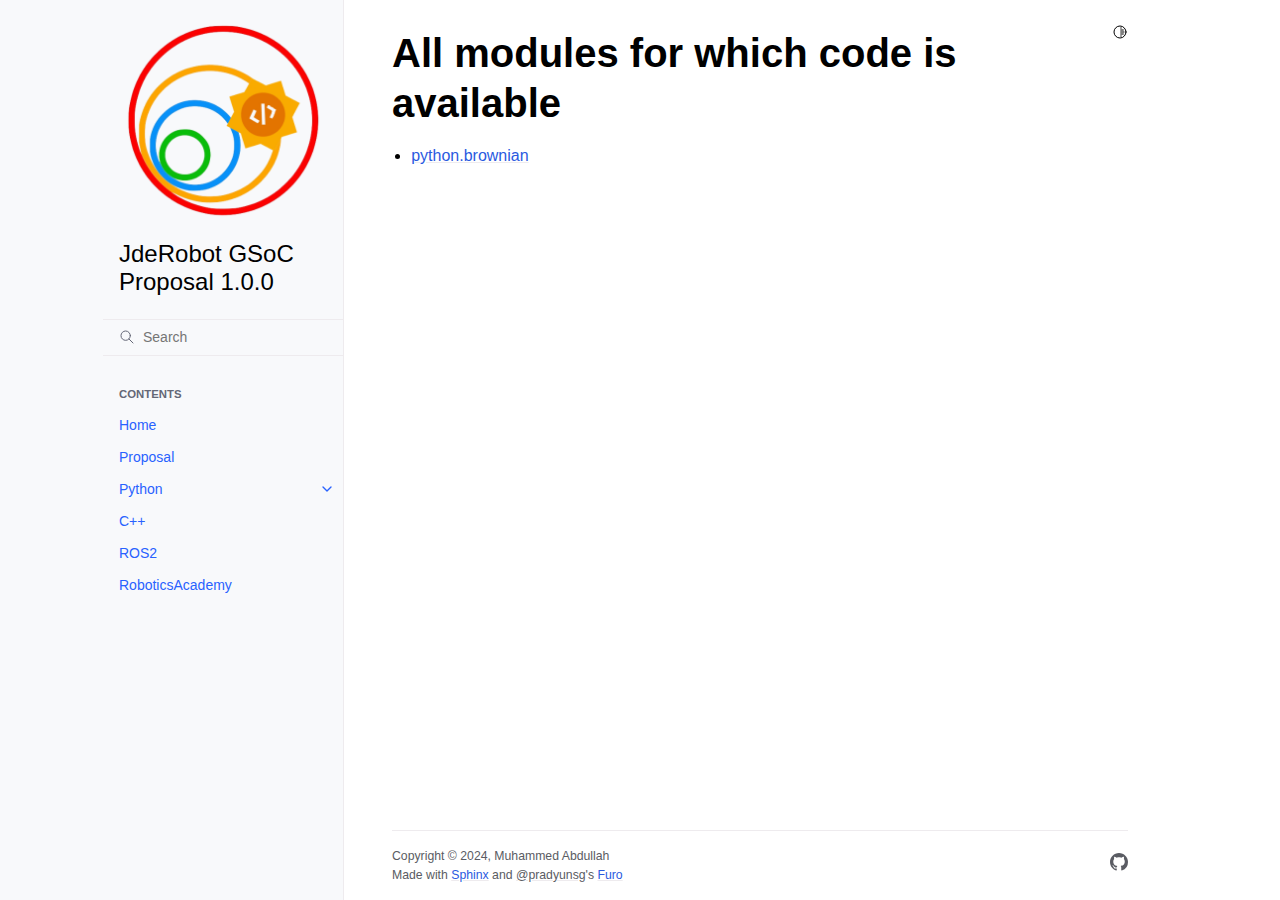
<file: _modules/index.html>
<!doctype html>
<html class="no-js" lang="en" data-content_root="../">
  <head><meta charset="utf-8"/>
    <meta name="viewport" content="width=device-width,initial-scale=1"/>
    <meta name="color-scheme" content="light dark"><link rel="index" title="Index" href="../genindex.html" /><link rel="search" title="Search" href="../search.html" />

    <link rel="shortcut icon" href="../_static/favicon.ico"/><!-- Generated with Sphinx 7.2.6 and Furo 2024.01.29 -->
        <title>Overview: module code - JdeRobot GSoC Proposal 1.0.0</title>
      <link rel="stylesheet" type="text/css" href="../_static/pygments.css?v=a746c00c" />
    <link rel="stylesheet" type="text/css" href="../_static/styles/furo.css?v=135e06be" />
    <link rel="stylesheet" type="text/css" href="../_static/copybutton.css?v=76b2166b" />
    <link rel="stylesheet" type="text/css" href="../_static/design-style.1e8bd061cd6da7fc9cf755528e8ffc24.min.css?v=0a3b3ea7" />
    <link rel="stylesheet" type="text/css" href="../_static/styles/furo-extensions.css?v=36a5483c" />
    <link rel="stylesheet" type="text/css" href="../_static/css/custom.css?v=c0d4a8b4" />
    
    


<style>
  body {
    --color-code-background: #f8f8f8;
  --color-code-foreground: black;
  
  }
  @media not print {
    body[data-theme="dark"] {
      --color-code-background: #202020;
  --color-code-foreground: #d0d0d0;
  
    }
    @media (prefers-color-scheme: dark) {
      body:not([data-theme="light"]) {
        --color-code-background: #202020;
  --color-code-foreground: #d0d0d0;
  
      }
    }
  }
</style></head>
  <body>
    
    <script>
      document.body.dataset.theme = localStorage.getItem("theme") || "auto";
    </script>
    

<svg xmlns="http://www.w3.org/2000/svg" style="display: none;">
  <symbol id="svg-toc" viewBox="0 0 24 24">
    <title>Contents</title>
    <svg stroke="currentColor" fill="currentColor" stroke-width="0" viewBox="0 0 1024 1024">
      <path d="M408 442h480c4.4 0 8-3.6 8-8v-56c0-4.4-3.6-8-8-8H408c-4.4 0-8 3.6-8 8v56c0 4.4 3.6 8 8 8zm-8 204c0 4.4 3.6 8 8 8h480c4.4 0 8-3.6 8-8v-56c0-4.4-3.6-8-8-8H408c-4.4 0-8 3.6-8 8v56zm504-486H120c-4.4 0-8 3.6-8 8v56c0 4.4 3.6 8 8 8h784c4.4 0 8-3.6 8-8v-56c0-4.4-3.6-8-8-8zm0 632H120c-4.4 0-8 3.6-8 8v56c0 4.4 3.6 8 8 8h784c4.4 0 8-3.6 8-8v-56c0-4.4-3.6-8-8-8zM115.4 518.9L271.7 642c5.8 4.6 14.4.5 14.4-6.9V388.9c0-7.4-8.5-11.5-14.4-6.9L115.4 505.1a8.74 8.74 0 0 0 0 13.8z"/>
    </svg>
  </symbol>
  <symbol id="svg-menu" viewBox="0 0 24 24">
    <title>Menu</title>
    <svg xmlns="http://www.w3.org/2000/svg" viewBox="0 0 24 24" fill="none" stroke="currentColor"
      stroke-width="2" stroke-linecap="round" stroke-linejoin="round" class="feather-menu">
      <line x1="3" y1="12" x2="21" y2="12"></line>
      <line x1="3" y1="6" x2="21" y2="6"></line>
      <line x1="3" y1="18" x2="21" y2="18"></line>
    </svg>
  </symbol>
  <symbol id="svg-arrow-right" viewBox="0 0 24 24">
    <title>Expand</title>
    <svg xmlns="http://www.w3.org/2000/svg" viewBox="0 0 24 24" fill="none" stroke="currentColor"
      stroke-width="2" stroke-linecap="round" stroke-linejoin="round" class="feather-chevron-right">
      <polyline points="9 18 15 12 9 6"></polyline>
    </svg>
  </symbol>
  <symbol id="svg-sun" viewBox="0 0 24 24">
    <title>Light mode</title>
    <svg xmlns="http://www.w3.org/2000/svg" viewBox="0 0 24 24" fill="none" stroke="currentColor"
      stroke-width="1.5" stroke-linecap="round" stroke-linejoin="round" class="feather-sun">
      <circle cx="12" cy="12" r="5"></circle>
      <line x1="12" y1="1" x2="12" y2="3"></line>
      <line x1="12" y1="21" x2="12" y2="23"></line>
      <line x1="4.22" y1="4.22" x2="5.64" y2="5.64"></line>
      <line x1="18.36" y1="18.36" x2="19.78" y2="19.78"></line>
      <line x1="1" y1="12" x2="3" y2="12"></line>
      <line x1="21" y1="12" x2="23" y2="12"></line>
      <line x1="4.22" y1="19.78" x2="5.64" y2="18.36"></line>
      <line x1="18.36" y1="5.64" x2="19.78" y2="4.22"></line>
    </svg>
  </symbol>
  <symbol id="svg-moon" viewBox="0 0 24 24">
    <title>Dark mode</title>
    <svg xmlns="http://www.w3.org/2000/svg" viewBox="0 0 24 24" fill="none" stroke="currentColor"
      stroke-width="1.5" stroke-linecap="round" stroke-linejoin="round" class="icon-tabler-moon">
      <path stroke="none" d="M0 0h24v24H0z" fill="none" />
      <path d="M12 3c.132 0 .263 0 .393 0a7.5 7.5 0 0 0 7.92 12.446a9 9 0 1 1 -8.313 -12.454z" />
    </svg>
  </symbol>
  <symbol id="svg-sun-half" viewBox="0 0 24 24">
    <title>Auto light/dark mode</title>
    <svg xmlns="http://www.w3.org/2000/svg" viewBox="0 0 24 24" fill="none" stroke="currentColor"
      stroke-width="1.5" stroke-linecap="round" stroke-linejoin="round" class="icon-tabler-shadow">
      <path stroke="none" d="M0 0h24v24H0z" fill="none"/>
      <circle cx="12" cy="12" r="9" />
      <path d="M13 12h5" />
      <path d="M13 15h4" />
      <path d="M13 18h1" />
      <path d="M13 9h4" />
      <path d="M13 6h1" />
    </svg>
  </symbol>
</svg>

<input type="checkbox" class="sidebar-toggle" name="__navigation" id="__navigation">
<input type="checkbox" class="sidebar-toggle" name="__toc" id="__toc">
<label class="overlay sidebar-overlay" for="__navigation">
  <div class="visually-hidden">Hide navigation sidebar</div>
</label>
<label class="overlay toc-overlay" for="__toc">
  <div class="visually-hidden">Hide table of contents sidebar</div>
</label>



<div class="page">
  <header class="mobile-header">
    <div class="header-left">
      <label class="nav-overlay-icon" for="__navigation">
        <div class="visually-hidden">Toggle site navigation sidebar</div>
        <i class="icon"><svg><use href="#svg-menu"></use></svg></i>
      </label>
    </div>
    <div class="header-center">
      <a href="../index.html"><div class="brand">JdeRobot GSoC Proposal 1.0.0</div></a>
    </div>
    <div class="header-right">
      <div class="theme-toggle-container theme-toggle-header">
        <button class="theme-toggle">
          <div class="visually-hidden">Toggle Light / Dark / Auto color theme</div>
          <svg class="theme-icon-when-auto"><use href="#svg-sun-half"></use></svg>
          <svg class="theme-icon-when-dark"><use href="#svg-moon"></use></svg>
          <svg class="theme-icon-when-light"><use href="#svg-sun"></use></svg>
        </button>
      </div>
      <label class="toc-overlay-icon toc-header-icon no-toc" for="__toc">
        <div class="visually-hidden">Toggle table of contents sidebar</div>
        <i class="icon"><svg><use href="#svg-toc"></use></svg></i>
      </label>
    </div>
  </header>
  <aside class="sidebar-drawer">
    <div class="sidebar-container">
      
      <div class="sidebar-sticky"><a class="sidebar-brand" href="../index.html">
  
  <div class="sidebar-logo-container">
    <img class="sidebar-logo" src="../_static/jde_robot_gsoc_logo_resized.png" alt="Logo"/>
  </div>
  
  <span class="sidebar-brand-text">JdeRobot GSoC Proposal 1.0.0</span>
  
</a><form class="sidebar-search-container" method="get" action="../search.html" role="search">
  <input class="sidebar-search" placeholder="Search" name="q" aria-label="Search">
  <input type="hidden" name="check_keywords" value="yes">
  <input type="hidden" name="area" value="default">
</form>
<div id="searchbox"></div><div class="sidebar-scroll"><div class="sidebar-tree">
  <p class="caption" role="heading"><span class="caption-text">Contents</span></p>
<ul>
<li class="toctree-l1"><a class="reference internal" href="../index.html">Home</a></li>
<li class="toctree-l1"><a class="reference internal" href="../proposal.html">Proposal</a></li>
<li class="toctree-l1 has-children"><a class="reference internal" href="../python.html">Python</a><input class="toctree-checkbox" id="toctree-checkbox-1" name="toctree-checkbox-1" role="switch" type="checkbox"/><label for="toctree-checkbox-1"><div class="visually-hidden">Toggle navigation of Python</div><i class="icon"><svg><use href="#svg-arrow-right"></use></svg></i></label><ul>
<li class="toctree-l2"><a class="reference internal" href="../brownian.html">brownian module</a></li>
</ul>
</li>
<li class="toctree-l1"><a class="reference internal" href="../cpp.html">C++</a></li>
<li class="toctree-l1"><a class="reference internal" href="../ros2.html">ROS2</a></li>
<li class="toctree-l1"><a class="reference internal" href="../ra.html">RoboticsAcademy</a></li>
</ul>

</div>
</div>

      </div>
      
    </div>
  </aside>
  <div class="main">
    <div class="content">
      <div class="article-container">
        <a href="#" class="back-to-top muted-link">
          <svg xmlns="http://www.w3.org/2000/svg" viewBox="0 0 24 24">
            <path d="M13 20h-2V8l-5.5 5.5-1.42-1.42L12 4.16l7.92 7.92-1.42 1.42L13 8v12z"></path>
          </svg>
          <span>Back to top</span>
        </a>
        <div class="content-icon-container">
          <div class="theme-toggle-container theme-toggle-content">
            <button class="theme-toggle">
              <div class="visually-hidden">Toggle Light / Dark / Auto color theme</div>
              <svg class="theme-icon-when-auto"><use href="#svg-sun-half"></use></svg>
              <svg class="theme-icon-when-dark"><use href="#svg-moon"></use></svg>
              <svg class="theme-icon-when-light"><use href="#svg-sun"></use></svg>
            </button>
          </div>
          <label class="toc-overlay-icon toc-content-icon no-toc" for="__toc">
            <div class="visually-hidden">Toggle table of contents sidebar</div>
            <i class="icon"><svg><use href="#svg-toc"></use></svg></i>
          </label>
        </div>
        <article role="main">
          <h1>All modules for which code is available</h1>
<ul><li><a href="python/brownian.html">python.brownian</a></li>
</ul>
        </article>
      </div>
      <footer>
        
        <div class="related-pages">
          
          
        </div>
        <div class="bottom-of-page">
          <div class="left-details">
            <div class="copyright">
                Copyright &#169; 2024, Muhammed Abdullah
            </div>
            Made with <a href="https://www.sphinx-doc.org/">Sphinx</a> and <a class="muted-link" href="https://pradyunsg.me">@pradyunsg</a>'s
            
            <a href="https://github.com/pradyunsg/furo">Furo</a>
            
          </div>
          <div class="right-details">
            <div class="icons">
              <a class="muted-link " href="https://github.com/ABD-01/crispy-adventure" aria-label="GitHub">
                <svg stroke="currentColor" fill="currentColor" stroke-width="0" viewBox="0 0 16 16">
                    <path fill-rule="evenodd" d="M8 0C3.58 0 0 3.58 0 8c0 3.54 2.29 6.53 5.47 7.59.4.07.55-.17.55-.38 0-.19-.01-.82-.01-1.49-2.01.37-2.53-.49-2.69-.94-.09-.23-.48-.94-.82-1.13-.28-.15-.68-.52-.01-.53.63-.01 1.08.58 1.23.82.72 1.21 1.87.87 2.33.66.07-.52.28-.87.51-1.07-1.78-.2-3.64-.89-3.64-3.95 0-.87.31-1.59.82-2.15-.08-.2-.36-1.02.08-2.12 0 0 .67-.21 2.2.82.64-.18 1.32-.27 2-.27.68 0 1.36.09 2 .27 1.53-1.04 2.2-.82 2.2-.82.44 1.1.16 1.92.08 2.12.51.56.82 1.27.82 2.15 0 3.07-1.87 3.75-3.65 3.95.29.25.54.73.54 1.48 0 1.07-.01 1.93-.01 2.2 0 .21.15.46.55.38A8.013 8.013 0 0 0 16 8c0-4.42-3.58-8-8-8z"></path>
                </svg>
            </a>
              
            </div>
          </div>
        </div>
        
      </footer>
    </div>
    <aside class="toc-drawer no-toc">
      
      
      
    </aside>
  </div>
</div><script src="../_static/documentation_options.js?v=8d563738"></script>
    <script src="../_static/doctools.js?v=888ff710"></script>
    <script src="../_static/sphinx_highlight.js?v=dc90522c"></script>
    <script src="../_static/scripts/furo.js?v=32e29ea5"></script>
    <script src="../_static/clipboard.min.js?v=a7894cd8"></script>
    <script src="../_static/copybutton.js?v=f281be69"></script>
    <script src="../_static/design-tabs.js?v=36754332"></script>
    </body>
</html>
</file>
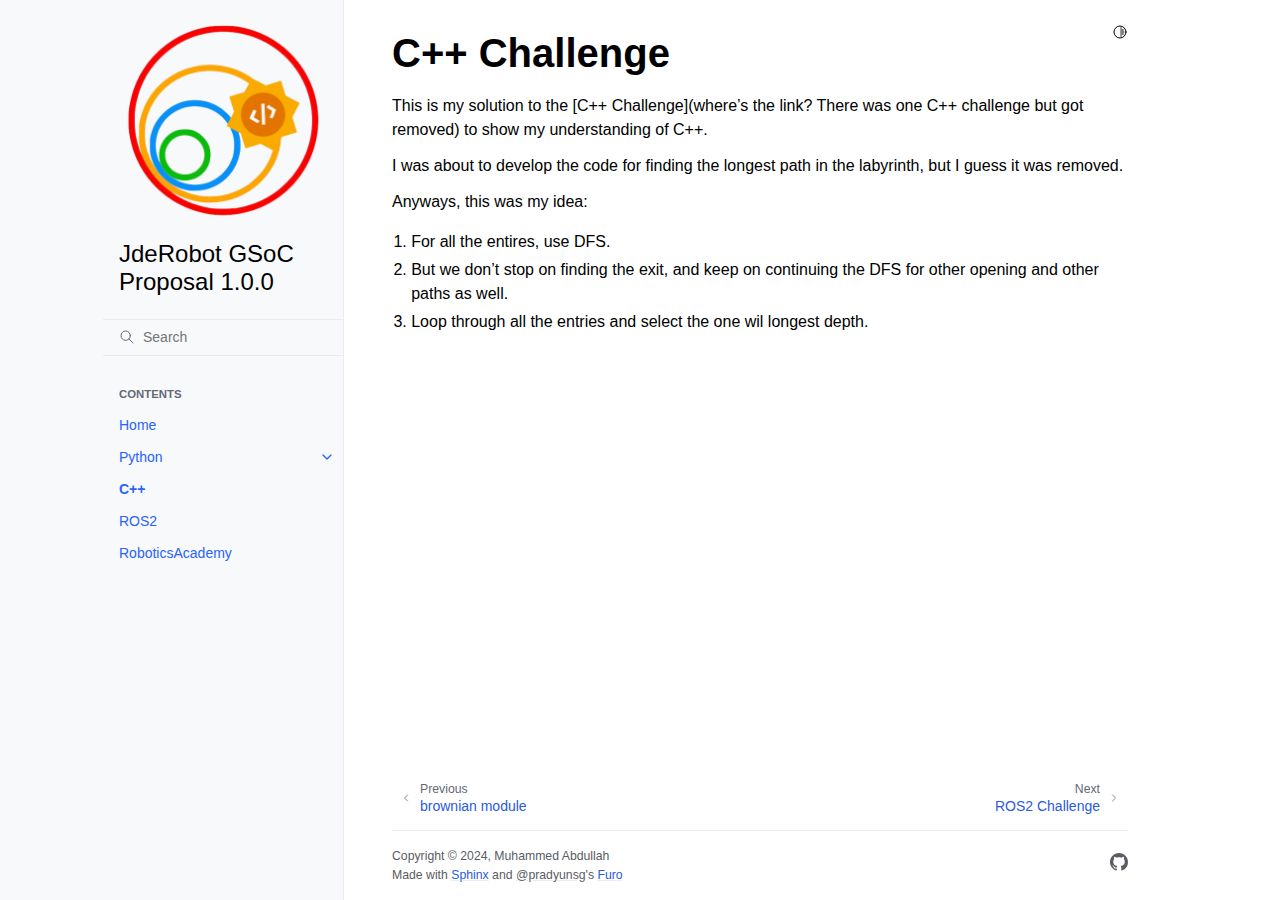
<file: cpp.html>
<!doctype html>
<html class="no-js" lang="en" data-content_root="./">
  <head><meta charset="utf-8"/>
    <meta name="viewport" content="width=device-width,initial-scale=1"/>
    <meta name="color-scheme" content="light dark"><meta name="viewport" content="width=device-width, initial-scale=1" />
<link rel="index" title="Index" href="genindex.html" /><link rel="search" title="Search" href="search.html" /><link rel="next" title="ROS2 Challenge" href="ros2.html" /><link rel="prev" title="brownian module" href="brownian.html" />

    <link rel="shortcut icon" href="_static/favicon.ico"/><!-- Generated with Sphinx 7.2.6 and Furo 2024.01.29 -->
        <title>C++ Challenge - JdeRobot GSoC Proposal 1.0.0</title>
      <link rel="stylesheet" type="text/css" href="_static/pygments.css?v=a746c00c" />
    <link rel="stylesheet" type="text/css" href="_static/styles/furo.css?v=135e06be" />
    <link rel="stylesheet" type="text/css" href="_static/copybutton.css?v=76b2166b" />
    <link rel="stylesheet" type="text/css" href="_static/design-style.1e8bd061cd6da7fc9cf755528e8ffc24.min.css?v=0a3b3ea7" />
    <link rel="stylesheet" type="text/css" href="_static/styles/furo-extensions.css?v=36a5483c" />
    <link rel="stylesheet" type="text/css" href="_static/css/custom.css?v=c0d4a8b4" />
    
    


<style>
  body {
    --color-code-background: #f8f8f8;
  --color-code-foreground: black;
  
  }
  @media not print {
    body[data-theme="dark"] {
      --color-code-background: #202020;
  --color-code-foreground: #d0d0d0;
  
    }
    @media (prefers-color-scheme: dark) {
      body:not([data-theme="light"]) {
        --color-code-background: #202020;
  --color-code-foreground: #d0d0d0;
  
      }
    }
  }
</style></head>
  <body>
    
    <script>
      document.body.dataset.theme = localStorage.getItem("theme") || "auto";
    </script>
    

<svg xmlns="http://www.w3.org/2000/svg" style="display: none;">
  <symbol id="svg-toc" viewBox="0 0 24 24">
    <title>Contents</title>
    <svg stroke="currentColor" fill="currentColor" stroke-width="0" viewBox="0 0 1024 1024">
      <path d="M408 442h480c4.4 0 8-3.6 8-8v-56c0-4.4-3.6-8-8-8H408c-4.4 0-8 3.6-8 8v56c0 4.4 3.6 8 8 8zm-8 204c0 4.4 3.6 8 8 8h480c4.4 0 8-3.6 8-8v-56c0-4.4-3.6-8-8-8H408c-4.4 0-8 3.6-8 8v56zm504-486H120c-4.4 0-8 3.6-8 8v56c0 4.4 3.6 8 8 8h784c4.4 0 8-3.6 8-8v-56c0-4.4-3.6-8-8-8zm0 632H120c-4.4 0-8 3.6-8 8v56c0 4.4 3.6 8 8 8h784c4.4 0 8-3.6 8-8v-56c0-4.4-3.6-8-8-8zM115.4 518.9L271.7 642c5.8 4.6 14.4.5 14.4-6.9V388.9c0-7.4-8.5-11.5-14.4-6.9L115.4 505.1a8.74 8.74 0 0 0 0 13.8z"/>
    </svg>
  </symbol>
  <symbol id="svg-menu" viewBox="0 0 24 24">
    <title>Menu</title>
    <svg xmlns="http://www.w3.org/2000/svg" viewBox="0 0 24 24" fill="none" stroke="currentColor"
      stroke-width="2" stroke-linecap="round" stroke-linejoin="round" class="feather-menu">
      <line x1="3" y1="12" x2="21" y2="12"></line>
      <line x1="3" y1="6" x2="21" y2="6"></line>
      <line x1="3" y1="18" x2="21" y2="18"></line>
    </svg>
  </symbol>
  <symbol id="svg-arrow-right" viewBox="0 0 24 24">
    <title>Expand</title>
    <svg xmlns="http://www.w3.org/2000/svg" viewBox="0 0 24 24" fill="none" stroke="currentColor"
      stroke-width="2" stroke-linecap="round" stroke-linejoin="round" class="feather-chevron-right">
      <polyline points="9 18 15 12 9 6"></polyline>
    </svg>
  </symbol>
  <symbol id="svg-sun" viewBox="0 0 24 24">
    <title>Light mode</title>
    <svg xmlns="http://www.w3.org/2000/svg" viewBox="0 0 24 24" fill="none" stroke="currentColor"
      stroke-width="1.5" stroke-linecap="round" stroke-linejoin="round" class="feather-sun">
      <circle cx="12" cy="12" r="5"></circle>
      <line x1="12" y1="1" x2="12" y2="3"></line>
      <line x1="12" y1="21" x2="12" y2="23"></line>
      <line x1="4.22" y1="4.22" x2="5.64" y2="5.64"></line>
      <line x1="18.36" y1="18.36" x2="19.78" y2="19.78"></line>
      <line x1="1" y1="12" x2="3" y2="12"></line>
      <line x1="21" y1="12" x2="23" y2="12"></line>
      <line x1="4.22" y1="19.78" x2="5.64" y2="18.36"></line>
      <line x1="18.36" y1="5.64" x2="19.78" y2="4.22"></line>
    </svg>
  </symbol>
  <symbol id="svg-moon" viewBox="0 0 24 24">
    <title>Dark mode</title>
    <svg xmlns="http://www.w3.org/2000/svg" viewBox="0 0 24 24" fill="none" stroke="currentColor"
      stroke-width="1.5" stroke-linecap="round" stroke-linejoin="round" class="icon-tabler-moon">
      <path stroke="none" d="M0 0h24v24H0z" fill="none" />
      <path d="M12 3c.132 0 .263 0 .393 0a7.5 7.5 0 0 0 7.92 12.446a9 9 0 1 1 -8.313 -12.454z" />
    </svg>
  </symbol>
  <symbol id="svg-sun-half" viewBox="0 0 24 24">
    <title>Auto light/dark mode</title>
    <svg xmlns="http://www.w3.org/2000/svg" viewBox="0 0 24 24" fill="none" stroke="currentColor"
      stroke-width="1.5" stroke-linecap="round" stroke-linejoin="round" class="icon-tabler-shadow">
      <path stroke="none" d="M0 0h24v24H0z" fill="none"/>
      <circle cx="12" cy="12" r="9" />
      <path d="M13 12h5" />
      <path d="M13 15h4" />
      <path d="M13 18h1" />
      <path d="M13 9h4" />
      <path d="M13 6h1" />
    </svg>
  </symbol>
</svg>

<input type="checkbox" class="sidebar-toggle" name="__navigation" id="__navigation">
<input type="checkbox" class="sidebar-toggle" name="__toc" id="__toc">
<label class="overlay sidebar-overlay" for="__navigation">
  <div class="visually-hidden">Hide navigation sidebar</div>
</label>
<label class="overlay toc-overlay" for="__toc">
  <div class="visually-hidden">Hide table of contents sidebar</div>
</label>



<div class="page">
  <header class="mobile-header">
    <div class="header-left">
      <label class="nav-overlay-icon" for="__navigation">
        <div class="visually-hidden">Toggle site navigation sidebar</div>
        <i class="icon"><svg><use href="#svg-menu"></use></svg></i>
      </label>
    </div>
    <div class="header-center">
      <a href="index.html"><div class="brand">JdeRobot GSoC Proposal 1.0.0</div></a>
    </div>
    <div class="header-right">
      <div class="theme-toggle-container theme-toggle-header">
        <button class="theme-toggle">
          <div class="visually-hidden">Toggle Light / Dark / Auto color theme</div>
          <svg class="theme-icon-when-auto"><use href="#svg-sun-half"></use></svg>
          <svg class="theme-icon-when-dark"><use href="#svg-moon"></use></svg>
          <svg class="theme-icon-when-light"><use href="#svg-sun"></use></svg>
        </button>
      </div>
      <label class="toc-overlay-icon toc-header-icon no-toc" for="__toc">
        <div class="visually-hidden">Toggle table of contents sidebar</div>
        <i class="icon"><svg><use href="#svg-toc"></use></svg></i>
      </label>
    </div>
  </header>
  <aside class="sidebar-drawer">
    <div class="sidebar-container">
      
      <div class="sidebar-sticky"><a class="sidebar-brand" href="index.html">
  
  <div class="sidebar-logo-container">
    <img class="sidebar-logo" src="_static/jde_robot_gsoc_logo_resized.png" alt="Logo"/>
  </div>
  
  <span class="sidebar-brand-text">JdeRobot GSoC Proposal 1.0.0</span>
  
</a><form class="sidebar-search-container" method="get" action="search.html" role="search">
  <input class="sidebar-search" placeholder="Search" name="q" aria-label="Search">
  <input type="hidden" name="check_keywords" value="yes">
  <input type="hidden" name="area" value="default">
</form>
<div id="searchbox"></div><div class="sidebar-scroll"><div class="sidebar-tree">
  <p class="caption" role="heading"><span class="caption-text">Contents</span></p>
<ul class="current">
<li class="toctree-l1"><a class="reference internal" href="index.html">Home</a></li>
<li class="toctree-l1 has-children"><a class="reference internal" href="python.html">Python</a><input class="toctree-checkbox" id="toctree-checkbox-1" name="toctree-checkbox-1" role="switch" type="checkbox"/><label for="toctree-checkbox-1"><div class="visually-hidden">Toggle navigation of Python</div><i class="icon"><svg><use href="#svg-arrow-right"></use></svg></i></label><ul>
<li class="toctree-l2"><a class="reference internal" href="brownian.html">brownian module</a></li>
</ul>
</li>
<li class="toctree-l1 current current-page"><a class="current reference internal" href="#">C++</a></li>
<li class="toctree-l1"><a class="reference internal" href="ros2.html">ROS2</a></li>
<li class="toctree-l1"><a class="reference internal" href="ra.html">RoboticsAcademy</a></li>
</ul>

</div>
</div>

      </div>
      
    </div>
  </aside>
  <div class="main">
    <div class="content">
      <div class="article-container">
        <a href="#" class="back-to-top muted-link">
          <svg xmlns="http://www.w3.org/2000/svg" viewBox="0 0 24 24">
            <path d="M13 20h-2V8l-5.5 5.5-1.42-1.42L12 4.16l7.92 7.92-1.42 1.42L13 8v12z"></path>
          </svg>
          <span>Back to top</span>
        </a>
        <div class="content-icon-container">
          
<div class="theme-toggle-container theme-toggle-content">
            <button class="theme-toggle">
              <div class="visually-hidden">Toggle Light / Dark / Auto color theme</div>
              <svg class="theme-icon-when-auto"><use href="#svg-sun-half"></use></svg>
              <svg class="theme-icon-when-dark"><use href="#svg-moon"></use></svg>
              <svg class="theme-icon-when-light"><use href="#svg-sun"></use></svg>
            </button>
          </div>
          <label class="toc-overlay-icon toc-content-icon no-toc" for="__toc">
            <div class="visually-hidden">Toggle table of contents sidebar</div>
            <i class="icon"><svg><use href="#svg-toc"></use></svg></i>
          </label>
        </div>
        <article role="main">
          <section class="tex2jax_ignore mathjax_ignore" id="c-challenge">
<h1>C++ Challenge<a class="headerlink" href="#c-challenge" title="Link to this heading">#</a></h1>
<p>This is my solution to the [C++ Challenge](where’s the link? There was one C++ challenge but got removed) to show my understanding of C++.</p>
<p>I was about to develop the code for finding the longest path in the labyrinth, but I guess it was removed.</p>
<p>Anyways, this was my idea:</p>
<ol class="arabic simple">
<li><p>For all the entires, use DFS.</p></li>
<li><p>But we don’t stop on finding the exit, and keep on continuing the DFS for other opening and other paths as well.</p></li>
<li><p>Loop through all the entries and select the one wil longest depth.</p></li>
</ol>
</section>

        </article>
      </div>
      <footer>
        
        <div class="related-pages">
          <a class="next-page" href="ros2.html">
              <div class="page-info">
                <div class="context">
                  <span>Next</span>
                </div>
                <div class="title">ROS2 Challenge</div>
              </div>
              <svg class="furo-related-icon"><use href="#svg-arrow-right"></use></svg>
            </a>
          <a class="prev-page" href="brownian.html">
              <svg class="furo-related-icon"><use href="#svg-arrow-right"></use></svg>
              <div class="page-info">
                <div class="context">
                  <span>Previous</span>
                </div>
                
                <div class="title">brownian module</div>
                
              </div>
            </a>
        </div>
        <div class="bottom-of-page">
          <div class="left-details">
            <div class="copyright">
                Copyright &#169; 2024, Muhammed Abdullah
            </div>
            Made with <a href="https://www.sphinx-doc.org/">Sphinx</a> and <a class="muted-link" href="https://pradyunsg.me">@pradyunsg</a>'s
            
            <a href="https://github.com/pradyunsg/furo">Furo</a>
            
          </div>
          <div class="right-details">
            <div class="icons">
              <a class="muted-link " href="https://github.com/ABD-01/crispy-adventure" aria-label="GitHub">
                <svg stroke="currentColor" fill="currentColor" stroke-width="0" viewBox="0 0 16 16">
                    <path fill-rule="evenodd" d="M8 0C3.58 0 0 3.58 0 8c0 3.54 2.29 6.53 5.47 7.59.4.07.55-.17.55-.38 0-.19-.01-.82-.01-1.49-2.01.37-2.53-.49-2.69-.94-.09-.23-.48-.94-.82-1.13-.28-.15-.68-.52-.01-.53.63-.01 1.08.58 1.23.82.72 1.21 1.87.87 2.33.66.07-.52.28-.87.51-1.07-1.78-.2-3.64-.89-3.64-3.95 0-.87.31-1.59.82-2.15-.08-.2-.36-1.02.08-2.12 0 0 .67-.21 2.2.82.64-.18 1.32-.27 2-.27.68 0 1.36.09 2 .27 1.53-1.04 2.2-.82 2.2-.82.44 1.1.16 1.92.08 2.12.51.56.82 1.27.82 2.15 0 3.07-1.87 3.75-3.65 3.95.29.25.54.73.54 1.48 0 1.07-.01 1.93-.01 2.2 0 .21.15.46.55.38A8.013 8.013 0 0 0 16 8c0-4.42-3.58-8-8-8z"></path>
                </svg>
            </a>
              
            </div>
          </div>
        </div>
        
      </footer>
    </div>
    <aside class="toc-drawer no-toc">
      
      
      
    </aside>
  </div>
</div><script src="_static/documentation_options.js?v=8d563738"></script>
    <script src="_static/doctools.js?v=888ff710"></script>
    <script src="_static/sphinx_highlight.js?v=dc90522c"></script>
    <script src="_static/scripts/furo.js?v=32e29ea5"></script>
    <script src="_static/clipboard.min.js?v=a7894cd8"></script>
    <script src="_static/copybutton.js?v=f281be69"></script>
    <script src="_static/design-tabs.js?v=36754332"></script>
    </body>
</html>
</file>
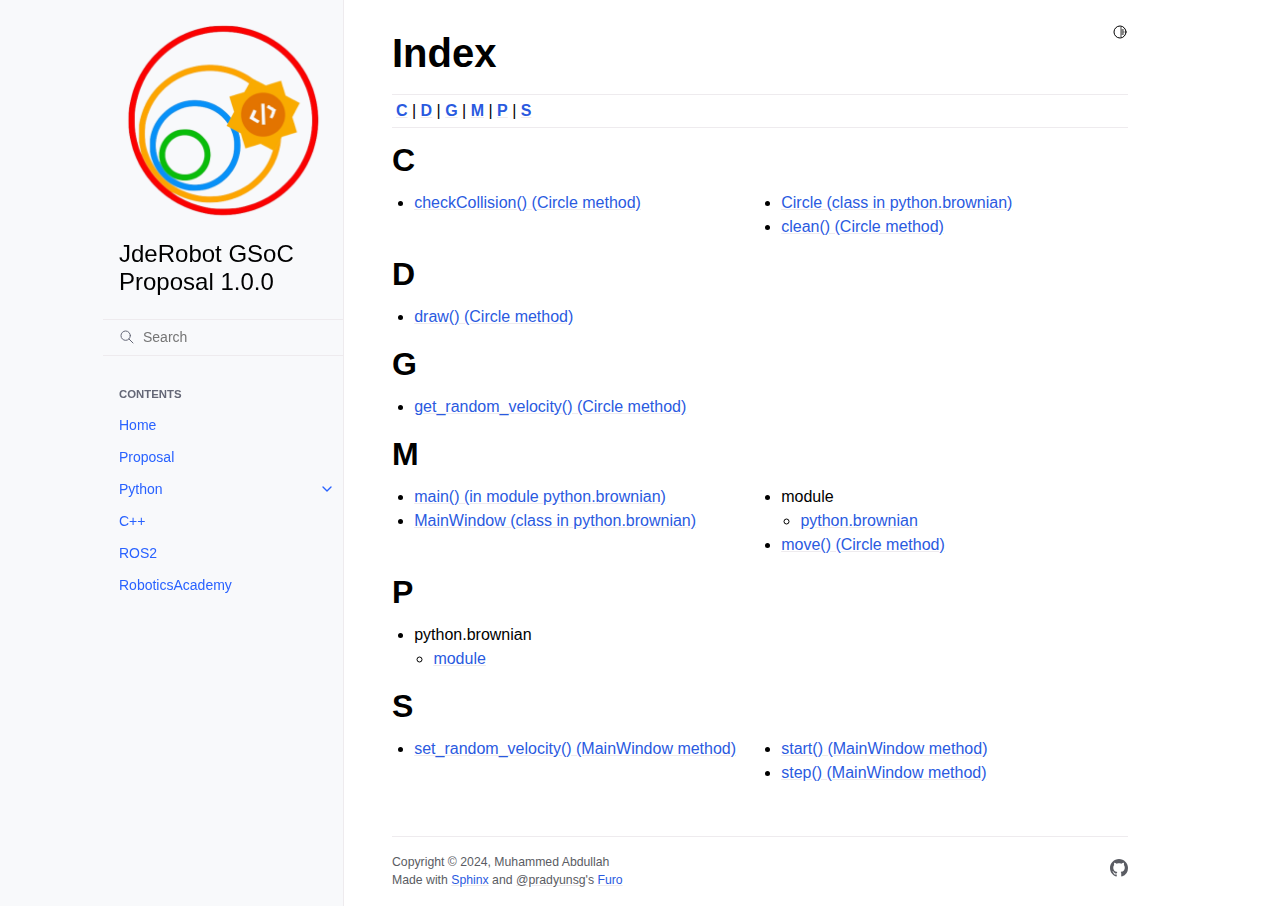
<file: genindex.html>
<!doctype html>
<html class="no-js" lang="en" data-content_root="./">
  <head><meta charset="utf-8"/>
    <meta name="viewport" content="width=device-width,initial-scale=1"/>
    <meta name="color-scheme" content="light dark"><link rel="index" title="Index" href="#" /><link rel="search" title="Search" href="search.html" />

    <link rel="shortcut icon" href="_static/favicon.ico"/><!-- Generated with Sphinx 7.2.6 and Furo 2024.01.29 --><title>Index - JdeRobot GSoC Proposal 1.0.0</title>
<link rel="stylesheet" type="text/css" href="_static/pygments.css?v=a746c00c" />
    <link rel="stylesheet" type="text/css" href="_static/styles/furo.css?v=135e06be" />
    <link rel="stylesheet" type="text/css" href="_static/copybutton.css?v=76b2166b" />
    <link rel="stylesheet" type="text/css" href="_static/design-style.1e8bd061cd6da7fc9cf755528e8ffc24.min.css?v=0a3b3ea7" />
    <link rel="stylesheet" type="text/css" href="_static/styles/furo-extensions.css?v=36a5483c" />
    <link rel="stylesheet" type="text/css" href="_static/css/custom.css?v=c0d4a8b4" />
    
    


<style>
  body {
    --color-code-background: #f8f8f8;
  --color-code-foreground: black;
  
  }
  @media not print {
    body[data-theme="dark"] {
      --color-code-background: #202020;
  --color-code-foreground: #d0d0d0;
  
    }
    @media (prefers-color-scheme: dark) {
      body:not([data-theme="light"]) {
        --color-code-background: #202020;
  --color-code-foreground: #d0d0d0;
  
      }
    }
  }
</style></head>
  <body>
    
    <script>
      document.body.dataset.theme = localStorage.getItem("theme") || "auto";
    </script>
    

<svg xmlns="http://www.w3.org/2000/svg" style="display: none;">
  <symbol id="svg-toc" viewBox="0 0 24 24">
    <title>Contents</title>
    <svg stroke="currentColor" fill="currentColor" stroke-width="0" viewBox="0 0 1024 1024">
      <path d="M408 442h480c4.4 0 8-3.6 8-8v-56c0-4.4-3.6-8-8-8H408c-4.4 0-8 3.6-8 8v56c0 4.4 3.6 8 8 8zm-8 204c0 4.4 3.6 8 8 8h480c4.4 0 8-3.6 8-8v-56c0-4.4-3.6-8-8-8H408c-4.4 0-8 3.6-8 8v56zm504-486H120c-4.4 0-8 3.6-8 8v56c0 4.4 3.6 8 8 8h784c4.4 0 8-3.6 8-8v-56c0-4.4-3.6-8-8-8zm0 632H120c-4.4 0-8 3.6-8 8v56c0 4.4 3.6 8 8 8h784c4.4 0 8-3.6 8-8v-56c0-4.4-3.6-8-8-8zM115.4 518.9L271.7 642c5.8 4.6 14.4.5 14.4-6.9V388.9c0-7.4-8.5-11.5-14.4-6.9L115.4 505.1a8.74 8.74 0 0 0 0 13.8z"/>
    </svg>
  </symbol>
  <symbol id="svg-menu" viewBox="0 0 24 24">
    <title>Menu</title>
    <svg xmlns="http://www.w3.org/2000/svg" viewBox="0 0 24 24" fill="none" stroke="currentColor"
      stroke-width="2" stroke-linecap="round" stroke-linejoin="round" class="feather-menu">
      <line x1="3" y1="12" x2="21" y2="12"></line>
      <line x1="3" y1="6" x2="21" y2="6"></line>
      <line x1="3" y1="18" x2="21" y2="18"></line>
    </svg>
  </symbol>
  <symbol id="svg-arrow-right" viewBox="0 0 24 24">
    <title>Expand</title>
    <svg xmlns="http://www.w3.org/2000/svg" viewBox="0 0 24 24" fill="none" stroke="currentColor"
      stroke-width="2" stroke-linecap="round" stroke-linejoin="round" class="feather-chevron-right">
      <polyline points="9 18 15 12 9 6"></polyline>
    </svg>
  </symbol>
  <symbol id="svg-sun" viewBox="0 0 24 24">
    <title>Light mode</title>
    <svg xmlns="http://www.w3.org/2000/svg" viewBox="0 0 24 24" fill="none" stroke="currentColor"
      stroke-width="1.5" stroke-linecap="round" stroke-linejoin="round" class="feather-sun">
      <circle cx="12" cy="12" r="5"></circle>
      <line x1="12" y1="1" x2="12" y2="3"></line>
      <line x1="12" y1="21" x2="12" y2="23"></line>
      <line x1="4.22" y1="4.22" x2="5.64" y2="5.64"></line>
      <line x1="18.36" y1="18.36" x2="19.78" y2="19.78"></line>
      <line x1="1" y1="12" x2="3" y2="12"></line>
      <line x1="21" y1="12" x2="23" y2="12"></line>
      <line x1="4.22" y1="19.78" x2="5.64" y2="18.36"></line>
      <line x1="18.36" y1="5.64" x2="19.78" y2="4.22"></line>
    </svg>
  </symbol>
  <symbol id="svg-moon" viewBox="0 0 24 24">
    <title>Dark mode</title>
    <svg xmlns="http://www.w3.org/2000/svg" viewBox="0 0 24 24" fill="none" stroke="currentColor"
      stroke-width="1.5" stroke-linecap="round" stroke-linejoin="round" class="icon-tabler-moon">
      <path stroke="none" d="M0 0h24v24H0z" fill="none" />
      <path d="M12 3c.132 0 .263 0 .393 0a7.5 7.5 0 0 0 7.92 12.446a9 9 0 1 1 -8.313 -12.454z" />
    </svg>
  </symbol>
  <symbol id="svg-sun-half" viewBox="0 0 24 24">
    <title>Auto light/dark mode</title>
    <svg xmlns="http://www.w3.org/2000/svg" viewBox="0 0 24 24" fill="none" stroke="currentColor"
      stroke-width="1.5" stroke-linecap="round" stroke-linejoin="round" class="icon-tabler-shadow">
      <path stroke="none" d="M0 0h24v24H0z" fill="none"/>
      <circle cx="12" cy="12" r="9" />
      <path d="M13 12h5" />
      <path d="M13 15h4" />
      <path d="M13 18h1" />
      <path d="M13 9h4" />
      <path d="M13 6h1" />
    </svg>
  </symbol>
</svg>

<input type="checkbox" class="sidebar-toggle" name="__navigation" id="__navigation">
<input type="checkbox" class="sidebar-toggle" name="__toc" id="__toc">
<label class="overlay sidebar-overlay" for="__navigation">
  <div class="visually-hidden">Hide navigation sidebar</div>
</label>
<label class="overlay toc-overlay" for="__toc">
  <div class="visually-hidden">Hide table of contents sidebar</div>
</label>



<div class="page">
  <header class="mobile-header">
    <div class="header-left">
      <label class="nav-overlay-icon" for="__navigation">
        <div class="visually-hidden">Toggle site navigation sidebar</div>
        <i class="icon"><svg><use href="#svg-menu"></use></svg></i>
      </label>
    </div>
    <div class="header-center">
      <a href="index.html"><div class="brand">JdeRobot GSoC Proposal 1.0.0</div></a>
    </div>
    <div class="header-right">
      <div class="theme-toggle-container theme-toggle-header">
        <button class="theme-toggle">
          <div class="visually-hidden">Toggle Light / Dark / Auto color theme</div>
          <svg class="theme-icon-when-auto"><use href="#svg-sun-half"></use></svg>
          <svg class="theme-icon-when-dark"><use href="#svg-moon"></use></svg>
          <svg class="theme-icon-when-light"><use href="#svg-sun"></use></svg>
        </button>
      </div>
      <label class="toc-overlay-icon toc-header-icon no-toc" for="__toc">
        <div class="visually-hidden">Toggle table of contents sidebar</div>
        <i class="icon"><svg><use href="#svg-toc"></use></svg></i>
      </label>
    </div>
  </header>
  <aside class="sidebar-drawer">
    <div class="sidebar-container">
      
      <div class="sidebar-sticky"><a class="sidebar-brand" href="index.html">
  
  <div class="sidebar-logo-container">
    <img class="sidebar-logo" src="_static/jde_robot_gsoc_logo_resized.png" alt="Logo"/>
  </div>
  
  <span class="sidebar-brand-text">JdeRobot GSoC Proposal 1.0.0</span>
  
</a><form class="sidebar-search-container" method="get" action="search.html" role="search">
  <input class="sidebar-search" placeholder="Search" name="q" aria-label="Search">
  <input type="hidden" name="check_keywords" value="yes">
  <input type="hidden" name="area" value="default">
</form>
<div id="searchbox"></div><div class="sidebar-scroll"><div class="sidebar-tree">
  <p class="caption" role="heading"><span class="caption-text">Contents</span></p>
<ul>
<li class="toctree-l1"><a class="reference internal" href="index.html">Home</a></li>
<li class="toctree-l1"><a class="reference internal" href="proposal.html">Proposal</a></li>
<li class="toctree-l1 has-children"><a class="reference internal" href="python.html">Python</a><input class="toctree-checkbox" id="toctree-checkbox-1" name="toctree-checkbox-1" role="switch" type="checkbox"/><label for="toctree-checkbox-1"><div class="visually-hidden">Toggle navigation of Python</div><i class="icon"><svg><use href="#svg-arrow-right"></use></svg></i></label><ul>
<li class="toctree-l2"><a class="reference internal" href="brownian.html">brownian module</a></li>
</ul>
</li>
<li class="toctree-l1"><a class="reference internal" href="cpp.html">C++</a></li>
<li class="toctree-l1"><a class="reference internal" href="ros2.html">ROS2</a></li>
<li class="toctree-l1"><a class="reference internal" href="ra.html">RoboticsAcademy</a></li>
</ul>

</div>
</div>

      </div>
      
    </div>
  </aside>
  <div class="main">
    <div class="content">
      <div class="article-container">
        <a href="#" class="back-to-top muted-link">
          <svg xmlns="http://www.w3.org/2000/svg" viewBox="0 0 24 24">
            <path d="M13 20h-2V8l-5.5 5.5-1.42-1.42L12 4.16l7.92 7.92-1.42 1.42L13 8v12z"></path>
          </svg>
          <span>Back to top</span>
        </a>
        <div class="content-icon-container">
          <div class="theme-toggle-container theme-toggle-content">
            <button class="theme-toggle">
              <div class="visually-hidden">Toggle Light / Dark / Auto color theme</div>
              <svg class="theme-icon-when-auto"><use href="#svg-sun-half"></use></svg>
              <svg class="theme-icon-when-dark"><use href="#svg-moon"></use></svg>
              <svg class="theme-icon-when-light"><use href="#svg-sun"></use></svg>
            </button>
          </div>
          <label class="toc-overlay-icon toc-content-icon no-toc" for="__toc">
            <div class="visually-hidden">Toggle table of contents sidebar</div>
            <i class="icon"><svg><use href="#svg-toc"></use></svg></i>
          </label>
        </div>
        <article role="main">
          
<section class="genindex-section">
  <h1 id="index">Index</h1>
  <div class="genindex-jumpbox"><a href="#C"><strong>C</strong></a> | <a href="#D"><strong>D</strong></a> | <a href="#G"><strong>G</strong></a> | <a href="#M"><strong>M</strong></a> | <a href="#P"><strong>P</strong></a> | <a href="#S"><strong>S</strong></a></div>
</section>
<section id="C" class="genindex-section">
  <h2>C</h2>
  <table style="width: 100%" class="indextable genindextable"><tr>
    <td style="width: 33%; vertical-align: top;"><ul>
        <li><a href="brownian.html#python.brownian.Circle.checkCollision">checkCollision() (Circle method)</a>
</li>
    </ul></td>
    <td style="width: 33%; vertical-align: top;"><ul>
        <li><a href="brownian.html#python.brownian.Circle">Circle (class in python.brownian)</a>
</li>
        <li><a href="brownian.html#python.brownian.Circle.clean">clean() (Circle method)</a>
</li>
    </ul></td>
  </tr></table>
</section>

<section id="D" class="genindex-section">
  <h2>D</h2>
  <table style="width: 100%" class="indextable genindextable"><tr>
    <td style="width: 33%; vertical-align: top;"><ul>
        <li><a href="brownian.html#python.brownian.Circle.draw">draw() (Circle method)</a>
</li>
    </ul></td>
  </tr></table>
</section>

<section id="G" class="genindex-section">
  <h2>G</h2>
  <table style="width: 100%" class="indextable genindextable"><tr>
    <td style="width: 33%; vertical-align: top;"><ul>
        <li><a href="brownian.html#python.brownian.Circle.get_random_velocity">get_random_velocity() (Circle method)</a>
</li>
    </ul></td>
  </tr></table>
</section>

<section id="M" class="genindex-section">
  <h2>M</h2>
  <table style="width: 100%" class="indextable genindextable"><tr>
    <td style="width: 33%; vertical-align: top;"><ul>
        <li><a href="brownian.html#python.brownian.main">main() (in module python.brownian)</a>
</li>
        <li><a href="brownian.html#python.brownian.MainWindow">MainWindow (class in python.brownian)</a>
</li>
    </ul></td>
    <td style="width: 33%; vertical-align: top;"><ul>
        <li>
    module

        <ul>
          <li><a href="brownian.html#module-python.brownian">python.brownian</a>
</li>
        </ul></li>
        <li><a href="brownian.html#python.brownian.Circle.move">move() (Circle method)</a>
</li>
    </ul></td>
  </tr></table>
</section>

<section id="P" class="genindex-section">
  <h2>P</h2>
  <table style="width: 100%" class="indextable genindextable"><tr>
    <td style="width: 33%; vertical-align: top;"><ul>
        <li>
    python.brownian

        <ul>
          <li><a href="brownian.html#module-python.brownian">module</a>
</li>
        </ul></li>
    </ul></td>
  </tr></table>
</section>

<section id="S" class="genindex-section">
  <h2>S</h2>
  <table style="width: 100%" class="indextable genindextable"><tr>
    <td style="width: 33%; vertical-align: top;"><ul>
        <li><a href="brownian.html#python.brownian.MainWindow.set_random_velocity">set_random_velocity() (MainWindow method)</a>
</li>
    </ul></td>
    <td style="width: 33%; vertical-align: top;"><ul>
        <li><a href="brownian.html#python.brownian.MainWindow.start">start() (MainWindow method)</a>
</li>
        <li><a href="brownian.html#python.brownian.MainWindow.step">step() (MainWindow method)</a>
</li>
    </ul></td>
  </tr></table>
</section>


        </article>
      </div>
      <footer>
        
        <div class="related-pages">
          
          
        </div>
        <div class="bottom-of-page">
          <div class="left-details">
            <div class="copyright">
                Copyright &#169; 2024, Muhammed Abdullah
            </div>
            Made with <a href="https://www.sphinx-doc.org/">Sphinx</a> and <a class="muted-link" href="https://pradyunsg.me">@pradyunsg</a>'s
            
            <a href="https://github.com/pradyunsg/furo">Furo</a>
            
          </div>
          <div class="right-details">
            <div class="icons">
              <a class="muted-link " href="https://github.com/ABD-01/crispy-adventure" aria-label="GitHub">
                <svg stroke="currentColor" fill="currentColor" stroke-width="0" viewBox="0 0 16 16">
                    <path fill-rule="evenodd" d="M8 0C3.58 0 0 3.58 0 8c0 3.54 2.29 6.53 5.47 7.59.4.07.55-.17.55-.38 0-.19-.01-.82-.01-1.49-2.01.37-2.53-.49-2.69-.94-.09-.23-.48-.94-.82-1.13-.28-.15-.68-.52-.01-.53.63-.01 1.08.58 1.23.82.72 1.21 1.87.87 2.33.66.07-.52.28-.87.51-1.07-1.78-.2-3.64-.89-3.64-3.95 0-.87.31-1.59.82-2.15-.08-.2-.36-1.02.08-2.12 0 0 .67-.21 2.2.82.64-.18 1.32-.27 2-.27.68 0 1.36.09 2 .27 1.53-1.04 2.2-.82 2.2-.82.44 1.1.16 1.92.08 2.12.51.56.82 1.27.82 2.15 0 3.07-1.87 3.75-3.65 3.95.29.25.54.73.54 1.48 0 1.07-.01 1.93-.01 2.2 0 .21.15.46.55.38A8.013 8.013 0 0 0 16 8c0-4.42-3.58-8-8-8z"></path>
                </svg>
            </a>
              
            </div>
          </div>
        </div>
        
      </footer>
    </div>
    <aside class="toc-drawer no-toc">
      
      
      
    </aside>
  </div>
</div><script src="_static/documentation_options.js?v=8d563738"></script>
    <script src="_static/doctools.js?v=888ff710"></script>
    <script src="_static/sphinx_highlight.js?v=dc90522c"></script>
    <script src="_static/scripts/furo.js?v=32e29ea5"></script>
    <script src="_static/clipboard.min.js?v=a7894cd8"></script>
    <script src="_static/copybutton.js?v=f281be69"></script>
    <script src="_static/design-tabs.js?v=36754332"></script>
    </body>
</html>
</file>
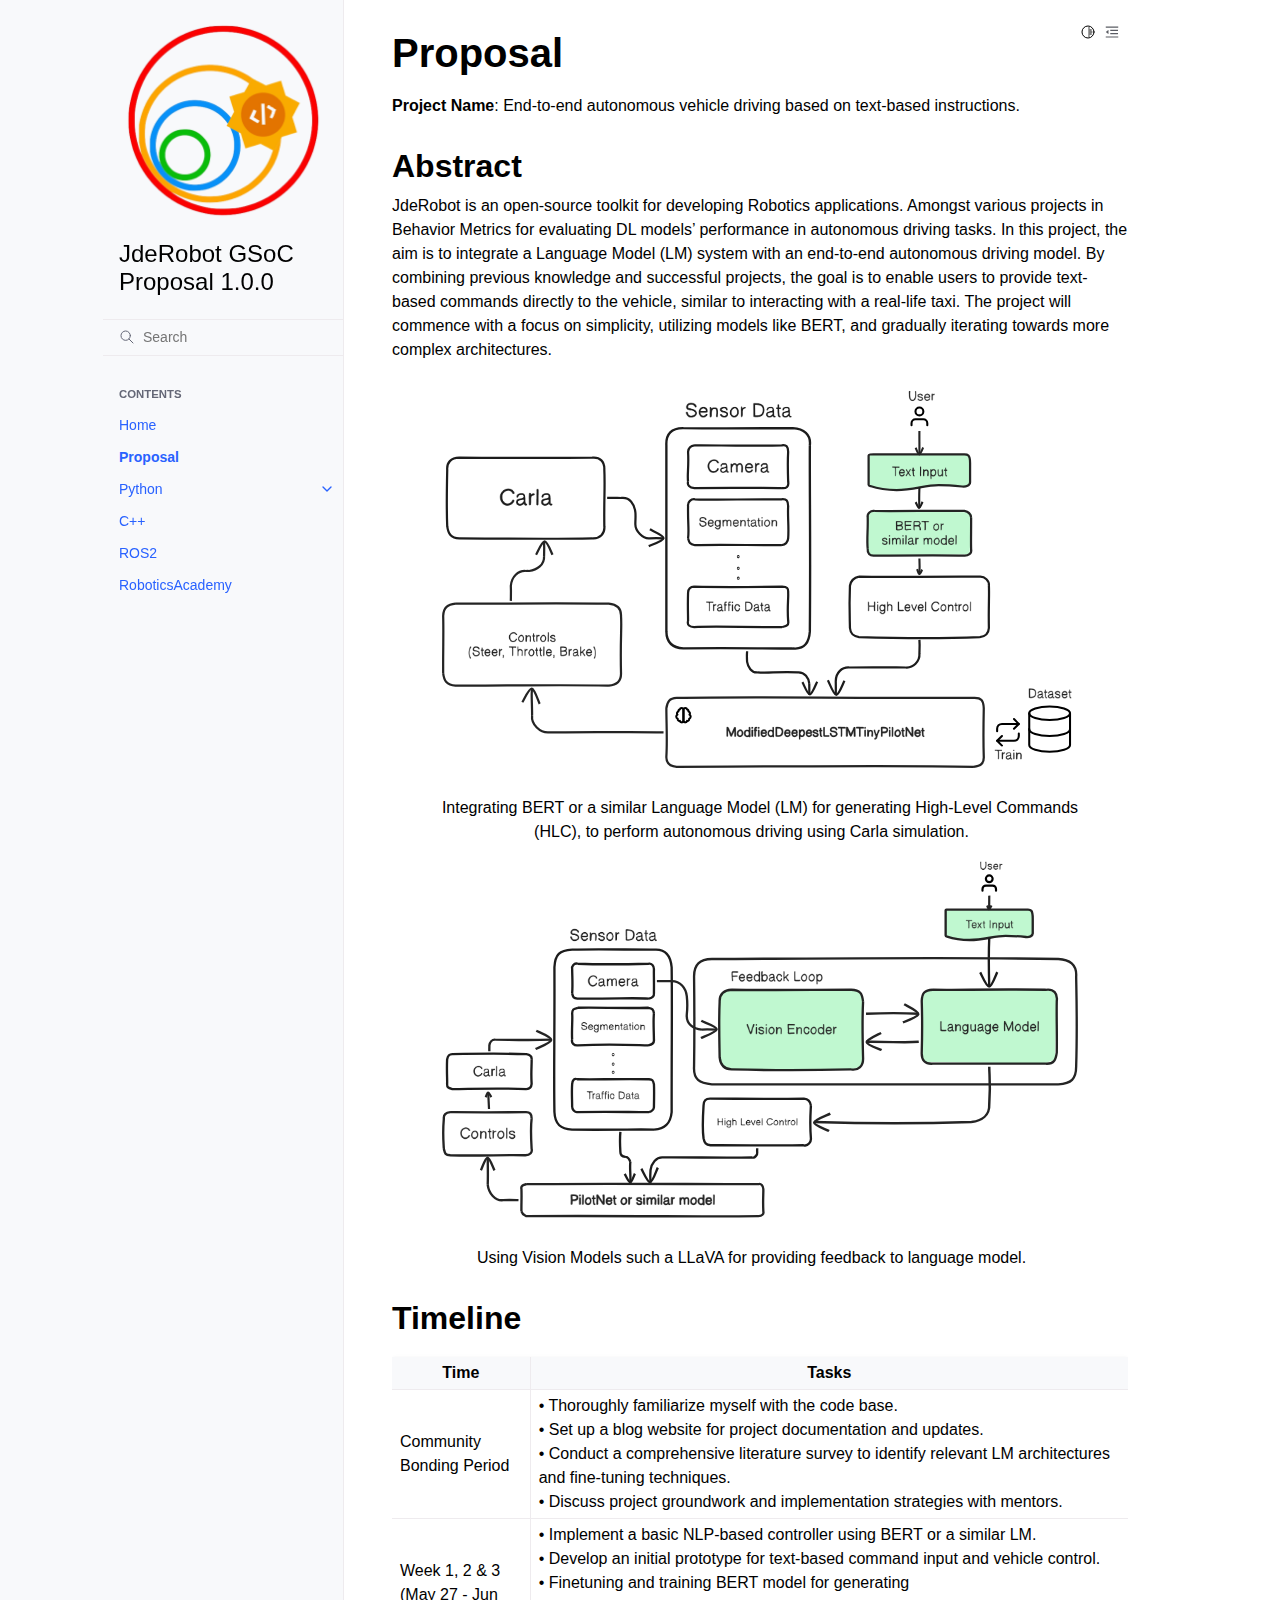
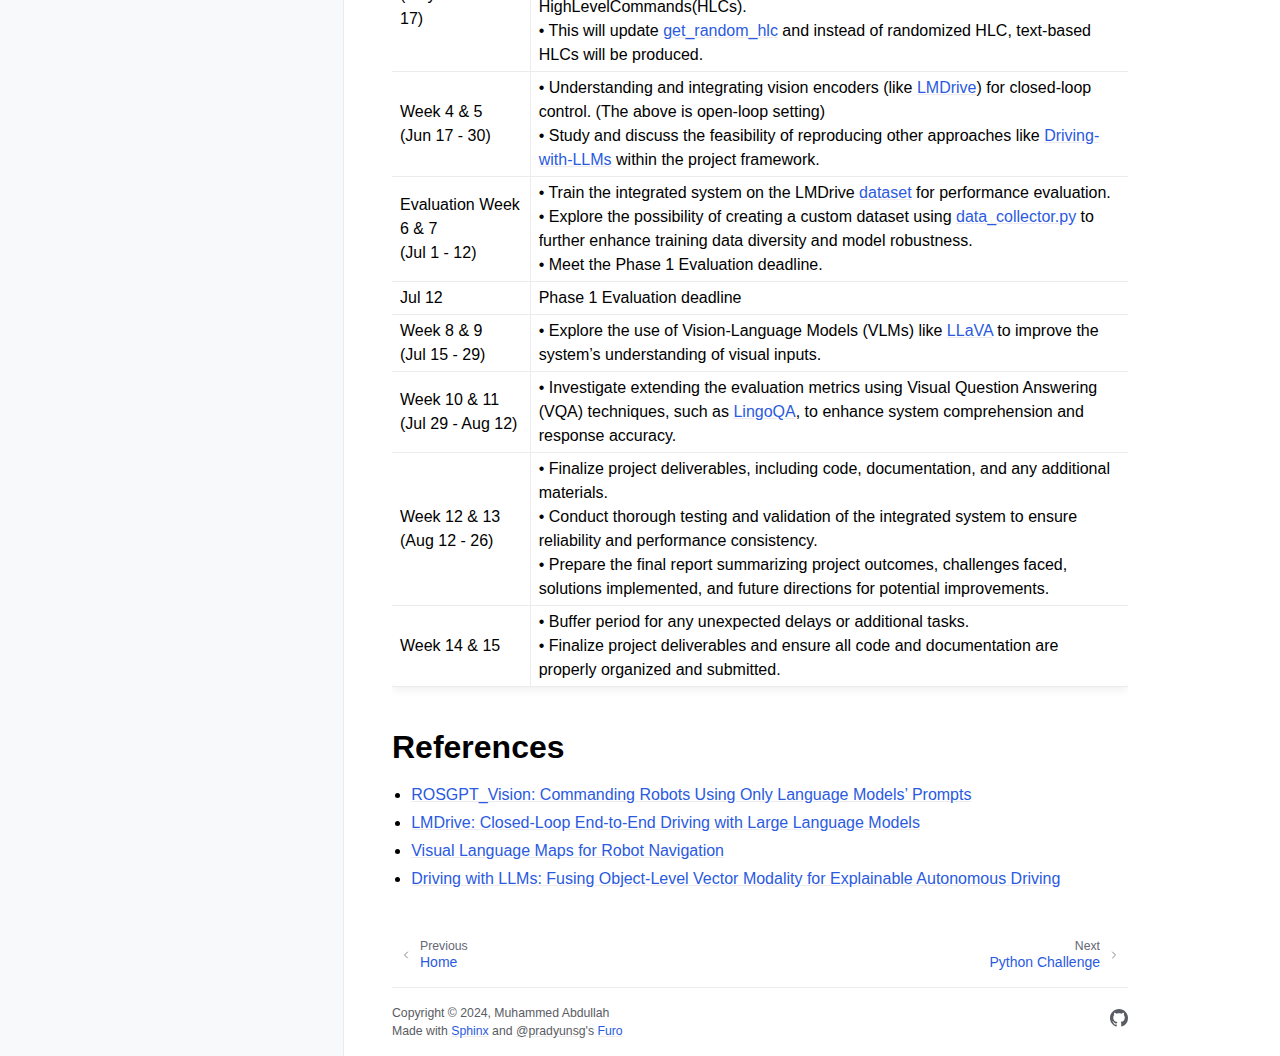
<file: proposal.html>
<!doctype html>
<html class="no-js" lang="en" data-content_root="./">
  <head><meta charset="utf-8"/>
    <meta name="viewport" content="width=device-width,initial-scale=1"/>
    <meta name="color-scheme" content="light dark"><meta name="viewport" content="width=device-width, initial-scale=1" />
<link rel="index" title="Index" href="genindex.html" /><link rel="search" title="Search" href="search.html" /><link rel="next" title="Python Challenge" href="python.html" /><link rel="prev" title="JdeRobot GSoC Proposal" href="index.html" />

    <link rel="shortcut icon" href="_static/favicon.ico"/><!-- Generated with Sphinx 7.2.6 and Furo 2024.01.29 -->
        <title>Proposal - JdeRobot GSoC Proposal 1.0.0</title>
      <link rel="stylesheet" type="text/css" href="_static/pygments.css?v=a746c00c" />
    <link rel="stylesheet" type="text/css" href="_static/styles/furo.css?v=135e06be" />
    <link rel="stylesheet" type="text/css" href="_static/copybutton.css?v=76b2166b" />
    <link rel="stylesheet" type="text/css" href="_static/design-style.1e8bd061cd6da7fc9cf755528e8ffc24.min.css?v=0a3b3ea7" />
    <link rel="stylesheet" type="text/css" href="_static/styles/furo-extensions.css?v=36a5483c" />
    <link rel="stylesheet" type="text/css" href="_static/css/custom.css?v=c0d4a8b4" />
    
    


<style>
  body {
    --color-code-background: #f8f8f8;
  --color-code-foreground: black;
  
  }
  @media not print {
    body[data-theme="dark"] {
      --color-code-background: #202020;
  --color-code-foreground: #d0d0d0;
  
    }
    @media (prefers-color-scheme: dark) {
      body:not([data-theme="light"]) {
        --color-code-background: #202020;
  --color-code-foreground: #d0d0d0;
  
      }
    }
  }
</style></head>
  <body>
    
    <script>
      document.body.dataset.theme = localStorage.getItem("theme") || "auto";
    </script>
    

<svg xmlns="http://www.w3.org/2000/svg" style="display: none;">
  <symbol id="svg-toc" viewBox="0 0 24 24">
    <title>Contents</title>
    <svg stroke="currentColor" fill="currentColor" stroke-width="0" viewBox="0 0 1024 1024">
      <path d="M408 442h480c4.4 0 8-3.6 8-8v-56c0-4.4-3.6-8-8-8H408c-4.4 0-8 3.6-8 8v56c0 4.4 3.6 8 8 8zm-8 204c0 4.4 3.6 8 8 8h480c4.4 0 8-3.6 8-8v-56c0-4.4-3.6-8-8-8H408c-4.4 0-8 3.6-8 8v56zm504-486H120c-4.4 0-8 3.6-8 8v56c0 4.4 3.6 8 8 8h784c4.4 0 8-3.6 8-8v-56c0-4.4-3.6-8-8-8zm0 632H120c-4.4 0-8 3.6-8 8v56c0 4.4 3.6 8 8 8h784c4.4 0 8-3.6 8-8v-56c0-4.4-3.6-8-8-8zM115.4 518.9L271.7 642c5.8 4.6 14.4.5 14.4-6.9V388.9c0-7.4-8.5-11.5-14.4-6.9L115.4 505.1a8.74 8.74 0 0 0 0 13.8z"/>
    </svg>
  </symbol>
  <symbol id="svg-menu" viewBox="0 0 24 24">
    <title>Menu</title>
    <svg xmlns="http://www.w3.org/2000/svg" viewBox="0 0 24 24" fill="none" stroke="currentColor"
      stroke-width="2" stroke-linecap="round" stroke-linejoin="round" class="feather-menu">
      <line x1="3" y1="12" x2="21" y2="12"></line>
      <line x1="3" y1="6" x2="21" y2="6"></line>
      <line x1="3" y1="18" x2="21" y2="18"></line>
    </svg>
  </symbol>
  <symbol id="svg-arrow-right" viewBox="0 0 24 24">
    <title>Expand</title>
    <svg xmlns="http://www.w3.org/2000/svg" viewBox="0 0 24 24" fill="none" stroke="currentColor"
      stroke-width="2" stroke-linecap="round" stroke-linejoin="round" class="feather-chevron-right">
      <polyline points="9 18 15 12 9 6"></polyline>
    </svg>
  </symbol>
  <symbol id="svg-sun" viewBox="0 0 24 24">
    <title>Light mode</title>
    <svg xmlns="http://www.w3.org/2000/svg" viewBox="0 0 24 24" fill="none" stroke="currentColor"
      stroke-width="1.5" stroke-linecap="round" stroke-linejoin="round" class="feather-sun">
      <circle cx="12" cy="12" r="5"></circle>
      <line x1="12" y1="1" x2="12" y2="3"></line>
      <line x1="12" y1="21" x2="12" y2="23"></line>
      <line x1="4.22" y1="4.22" x2="5.64" y2="5.64"></line>
      <line x1="18.36" y1="18.36" x2="19.78" y2="19.78"></line>
      <line x1="1" y1="12" x2="3" y2="12"></line>
      <line x1="21" y1="12" x2="23" y2="12"></line>
      <line x1="4.22" y1="19.78" x2="5.64" y2="18.36"></line>
      <line x1="18.36" y1="5.64" x2="19.78" y2="4.22"></line>
    </svg>
  </symbol>
  <symbol id="svg-moon" viewBox="0 0 24 24">
    <title>Dark mode</title>
    <svg xmlns="http://www.w3.org/2000/svg" viewBox="0 0 24 24" fill="none" stroke="currentColor"
      stroke-width="1.5" stroke-linecap="round" stroke-linejoin="round" class="icon-tabler-moon">
      <path stroke="none" d="M0 0h24v24H0z" fill="none" />
      <path d="M12 3c.132 0 .263 0 .393 0a7.5 7.5 0 0 0 7.92 12.446a9 9 0 1 1 -8.313 -12.454z" />
    </svg>
  </symbol>
  <symbol id="svg-sun-half" viewBox="0 0 24 24">
    <title>Auto light/dark mode</title>
    <svg xmlns="http://www.w3.org/2000/svg" viewBox="0 0 24 24" fill="none" stroke="currentColor"
      stroke-width="1.5" stroke-linecap="round" stroke-linejoin="round" class="icon-tabler-shadow">
      <path stroke="none" d="M0 0h24v24H0z" fill="none"/>
      <circle cx="12" cy="12" r="9" />
      <path d="M13 12h5" />
      <path d="M13 15h4" />
      <path d="M13 18h1" />
      <path d="M13 9h4" />
      <path d="M13 6h1" />
    </svg>
  </symbol>
</svg>

<input type="checkbox" class="sidebar-toggle" name="__navigation" id="__navigation">
<input type="checkbox" class="sidebar-toggle" name="__toc" id="__toc">
<label class="overlay sidebar-overlay" for="__navigation">
  <div class="visually-hidden">Hide navigation sidebar</div>
</label>
<label class="overlay toc-overlay" for="__toc">
  <div class="visually-hidden">Hide table of contents sidebar</div>
</label>



<div class="page">
  <header class="mobile-header">
    <div class="header-left">
      <label class="nav-overlay-icon" for="__navigation">
        <div class="visually-hidden">Toggle site navigation sidebar</div>
        <i class="icon"><svg><use href="#svg-menu"></use></svg></i>
      </label>
    </div>
    <div class="header-center">
      <a href="index.html"><div class="brand">JdeRobot GSoC Proposal 1.0.0</div></a>
    </div>
    <div class="header-right">
      <div class="theme-toggle-container theme-toggle-header">
        <button class="theme-toggle">
          <div class="visually-hidden">Toggle Light / Dark / Auto color theme</div>
          <svg class="theme-icon-when-auto"><use href="#svg-sun-half"></use></svg>
          <svg class="theme-icon-when-dark"><use href="#svg-moon"></use></svg>
          <svg class="theme-icon-when-light"><use href="#svg-sun"></use></svg>
        </button>
      </div>
      <label class="toc-overlay-icon toc-header-icon" for="__toc">
        <div class="visually-hidden">Toggle table of contents sidebar</div>
        <i class="icon"><svg><use href="#svg-toc"></use></svg></i>
      </label>
    </div>
  </header>
  <aside class="sidebar-drawer">
    <div class="sidebar-container">
      
      <div class="sidebar-sticky"><a class="sidebar-brand" href="index.html">
  
  <div class="sidebar-logo-container">
    <img class="sidebar-logo" src="_static/jde_robot_gsoc_logo_resized.png" alt="Logo"/>
  </div>
  
  <span class="sidebar-brand-text">JdeRobot GSoC Proposal 1.0.0</span>
  
</a><form class="sidebar-search-container" method="get" action="search.html" role="search">
  <input class="sidebar-search" placeholder="Search" name="q" aria-label="Search">
  <input type="hidden" name="check_keywords" value="yes">
  <input type="hidden" name="area" value="default">
</form>
<div id="searchbox"></div><div class="sidebar-scroll"><div class="sidebar-tree">
  <p class="caption" role="heading"><span class="caption-text">Contents</span></p>
<ul class="current">
<li class="toctree-l1"><a class="reference internal" href="index.html">Home</a></li>
<li class="toctree-l1 current current-page"><a class="current reference internal" href="#">Proposal</a></li>
<li class="toctree-l1 has-children"><a class="reference internal" href="python.html">Python</a><input class="toctree-checkbox" id="toctree-checkbox-1" name="toctree-checkbox-1" role="switch" type="checkbox"/><label for="toctree-checkbox-1"><div class="visually-hidden">Toggle navigation of Python</div><i class="icon"><svg><use href="#svg-arrow-right"></use></svg></i></label><ul>
<li class="toctree-l2"><a class="reference internal" href="brownian.html">brownian module</a></li>
</ul>
</li>
<li class="toctree-l1"><a class="reference internal" href="cpp.html">C++</a></li>
<li class="toctree-l1"><a class="reference internal" href="ros2.html">ROS2</a></li>
<li class="toctree-l1"><a class="reference internal" href="ra.html">RoboticsAcademy</a></li>
</ul>

</div>
</div>

      </div>
      
    </div>
  </aside>
  <div class="main">
    <div class="content">
      <div class="article-container">
        <a href="#" class="back-to-top muted-link">
          <svg xmlns="http://www.w3.org/2000/svg" viewBox="0 0 24 24">
            <path d="M13 20h-2V8l-5.5 5.5-1.42-1.42L12 4.16l7.92 7.92-1.42 1.42L13 8v12z"></path>
          </svg>
          <span>Back to top</span>
        </a>
        <div class="content-icon-container">
          
<div class="theme-toggle-container theme-toggle-content">
            <button class="theme-toggle">
              <div class="visually-hidden">Toggle Light / Dark / Auto color theme</div>
              <svg class="theme-icon-when-auto"><use href="#svg-sun-half"></use></svg>
              <svg class="theme-icon-when-dark"><use href="#svg-moon"></use></svg>
              <svg class="theme-icon-when-light"><use href="#svg-sun"></use></svg>
            </button>
          </div>
          <label class="toc-overlay-icon toc-content-icon" for="__toc">
            <div class="visually-hidden">Toggle table of contents sidebar</div>
            <i class="icon"><svg><use href="#svg-toc"></use></svg></i>
          </label>
        </div>
        <article role="main">
          <section class="tex2jax_ignore mathjax_ignore" id="proposal">
<h1>Proposal<a class="headerlink" href="#proposal" title="Link to this heading">#</a></h1>
<p><strong>Project Name</strong>: End-to-end autonomous vehicle driving based on text-based instructions.</p>
<section id="abstract">
<h2>Abstract<a class="headerlink" href="#abstract" title="Link to this heading">#</a></h2>
<p>JdeRobot is an open-source toolkit for developing Robotics applications. Amongst various projects in Behavior Metrics for evaluating DL models’ performance in autonomous driving tasks. In this project, the aim is to integrate a Language Model (LM) system with an end-to-end autonomous driving model. By combining previous knowledge and successful projects, the goal is to enable users to provide text-based commands directly to the vehicle, similar to interacting with a real-life taxi. The project will commence with a focus on simplicity, utilizing models like BERT, and gradually iterating towards more complex architectures.</p>
<figure class="only-light align-center" id="id1" style="width: 90%">
<img alt="_images/BERT-open-loop-light.svg" src="_images/BERT-open-loop-light.svg" /><figcaption>
<p><span class="caption-text">Integrating BERT or a similar Language Model (LM) for generating High-Level Commands (HLC), to perform autonomous driving using Carla simulation.</span><a class="headerlink" href="#id1" title="Link to this image">#</a></p>
</figcaption>
</figure>
<figure class="only-dark align-center" id="id2" style="width: 90%">
<img alt="_images/BERT-open-loop-dark.svg" src="_images/BERT-open-loop-dark.svg" /><figcaption>
<p><span class="caption-text">Integrating BERT or a similar Language Model (LM) for generating High-Level Commands (HLC), to perform autonomous driving using Carla simulation.</span><a class="headerlink" href="#id2" title="Link to this image">#</a></p>
</figcaption>
</figure>
<figure class="only-light align-center" id="id3" style="width: 90%">
<img alt="_images/BERT-closed-loop-light.svg" src="_images/BERT-closed-loop-light.svg" /><figcaption>
<p><span class="caption-text">Using Vision Models such a LLaVA for providing feedback to language model.</span><a class="headerlink" href="#id3" title="Link to this image">#</a></p>
</figcaption>
</figure>
<figure class="only-dark align-center" id="id4" style="width: 90%">
<img alt="_images/BERT-closed-loop-dark.svg" src="_images/BERT-closed-loop-dark.svg" /><figcaption>
<p><span class="caption-text">Using Vision Models such a LLaVA for providing feedback to language model.</span><a class="headerlink" href="#id4" title="Link to this image">#</a></p>
</figcaption>
</figure>
</section>
<section id="timeline">
<h2>Timeline<a class="headerlink" href="#timeline" title="Link to this heading">#</a></h2>
<div class="table-wrapper colwidths-auto docutils container">
<table class="docutils align-default">
<thead>
<tr class="row-odd"><th class="head"><p><strong>Time</strong></p></th>
<th class="head"><p><strong>Tasks</strong></p></th>
</tr>
</thead>
<tbody>
<tr class="row-even"><td><p>Community Bonding Period</p></td>
<td><p>• Thoroughly familiarize myself with the code base.<br>• Set up a blog website for project documentation and updates.<br>• Conduct a comprehensive literature survey to identify relevant LM architectures and fine-tuning techniques.<br>• Discuss project groundwork and implementation strategies with mentors.</p></td>
</tr>
<tr class="row-odd"><td><p>Week 1, 2 &amp; 3<br>(May 27 - Jun 17)</p></td>
<td><p>• Implement a basic NLP-based controller using BERT or a similar LM.<br>• Develop an initial prototype for text-based command input and vehicle control.<br>• Finetuning and training BERT model for generating HighLevelCommands(HLCs).<br>• This will update <a class="reference external" href="https://github.com/TheRoboticsClub/gsoc2023-Meiqi_Zhao/blob/676df573082c0826dba65fe34755cf70767aa144/src/utils/high_level_command.py#L35">get_random_hlc</a> and instead of randomized HLC, text-based HLCs will be produced.</p></td>
</tr>
<tr class="row-even"><td><p>Week 4 &amp; 5<br>(Jun 17 - 30)</p></td>
<td><p>• Understanding and integrating vision encoders (like <a class="reference external" href="https://github.com/opendilab/LMDrive">LMDrive</a>) for closed-loop control. (The above is open-loop setting)<br>• Study and discuss the feasibility of reproducing other approaches like <a class="reference external" href="https://github.com/wayveai/Driving-with-LLMs">Driving-with-LLMs</a> within the project framework.</p></td>
</tr>
<tr class="row-odd"><td><p>Evaluation Week 6 &amp; 7<br>(Jul 1 - 12)</p></td>
<td><p>• Train the integrated system on the LMDrive <a class="reference external" href="https://huggingface.co/datasets/OpenDILabCommunity/LMDrive">dataset</a> for performance evaluation.<br>• Explore the possibility of creating a custom dataset using <a class="reference external" href="https://github.com/TheRoboticsClub/gsoc2023-Meiqi_Zhao/blob/main/src/data_collector.py">data_collector.py</a> to further enhance training data diversity and model robustness.<br>• Meet the Phase 1 Evaluation deadline.</p></td>
</tr>
<tr class="row-even"><td><p>Jul 12</p></td>
<td><p>Phase 1 Evaluation deadline</p></td>
</tr>
<tr class="row-odd"><td><p>Week 8 &amp; 9<br>(Jul 15 - 29)</p></td>
<td><p>• Explore the use of Vision-Language Models (VLMs) like <a class="reference external" href="https://llava-vl.github.io/">LLaVA</a> to improve the system’s understanding of visual inputs.</p></td>
</tr>
<tr class="row-even"><td><p>Week 10 &amp; 11<br>(Jul 29 - Aug 12)</p></td>
<td><p>• Investigate extending the evaluation metrics using Visual Question Answering (VQA) techniques, such as <a class="reference external" href="https://github.com/wayveai/LingoQA">LingoQA</a>, to enhance system comprehension and response accuracy.</p></td>
</tr>
<tr class="row-odd"><td><p>Week 12 &amp; 13<br>(Aug 12 - 26)</p></td>
<td><p>• Finalize project deliverables, including code, documentation, and any additional materials.<br>• Conduct thorough testing and validation of the integrated system to ensure reliability and performance consistency.<br>• Prepare the final report summarizing project outcomes, challenges faced, solutions implemented, and future directions for potential improvements.</p></td>
</tr>
<tr class="row-even"><td><p>Week 14 &amp; 15</p></td>
<td><p>• Buffer period for any unexpected delays or additional tasks.<br>• Finalize project deliverables and ensure all code and documentation are properly organized and submitted.</p></td>
</tr>
</tbody>
</table>
</div>
</section>
<section id="references">
<h2>References<a class="headerlink" href="#references" title="Link to this heading">#</a></h2>
<ul class="simple">
<li><p><a class="reference external" href="https://arxiv.org/pdf/2308.11236.pdf">ROSGPT_Vision: Commanding Robots Using Only Language Models’ Prompts</a></p></li>
<li><p><a class="reference external" href="https://github.com/opendilab/LMDrive">LMDrive: Closed-Loop End-to-End Driving with Large Language Models</a></p></li>
<li><p><a class="reference external" href="https://vlmaps.github.io/">Visual Language Maps for Robot Navigation</a></p></li>
<li><p><a class="reference external" href="https://github.com/wayveai/Driving-with-LLMs">Driving with LLMs: Fusing Object-Level Vector Modality for Explainable Autonomous Driving</a></p></li>
</ul>
</section>
</section>

        </article>
      </div>
      <footer>
        
        <div class="related-pages">
          <a class="next-page" href="python.html">
              <div class="page-info">
                <div class="context">
                  <span>Next</span>
                </div>
                <div class="title">Python Challenge</div>
              </div>
              <svg class="furo-related-icon"><use href="#svg-arrow-right"></use></svg>
            </a>
          <a class="prev-page" href="index.html">
              <svg class="furo-related-icon"><use href="#svg-arrow-right"></use></svg>
              <div class="page-info">
                <div class="context">
                  <span>Previous</span>
                </div>
                
                <div class="title">Home</div>
                
              </div>
            </a>
        </div>
        <div class="bottom-of-page">
          <div class="left-details">
            <div class="copyright">
                Copyright &#169; 2024, Muhammed Abdullah
            </div>
            Made with <a href="https://www.sphinx-doc.org/">Sphinx</a> and <a class="muted-link" href="https://pradyunsg.me">@pradyunsg</a>'s
            
            <a href="https://github.com/pradyunsg/furo">Furo</a>
            
          </div>
          <div class="right-details">
            <div class="icons">
              <a class="muted-link " href="https://github.com/ABD-01/crispy-adventure" aria-label="GitHub">
                <svg stroke="currentColor" fill="currentColor" stroke-width="0" viewBox="0 0 16 16">
                    <path fill-rule="evenodd" d="M8 0C3.58 0 0 3.58 0 8c0 3.54 2.29 6.53 5.47 7.59.4.07.55-.17.55-.38 0-.19-.01-.82-.01-1.49-2.01.37-2.53-.49-2.69-.94-.09-.23-.48-.94-.82-1.13-.28-.15-.68-.52-.01-.53.63-.01 1.08.58 1.23.82.72 1.21 1.87.87 2.33.66.07-.52.28-.87.51-1.07-1.78-.2-3.64-.89-3.64-3.95 0-.87.31-1.59.82-2.15-.08-.2-.36-1.02.08-2.12 0 0 .67-.21 2.2.82.64-.18 1.32-.27 2-.27.68 0 1.36.09 2 .27 1.53-1.04 2.2-.82 2.2-.82.44 1.1.16 1.92.08 2.12.51.56.82 1.27.82 2.15 0 3.07-1.87 3.75-3.65 3.95.29.25.54.73.54 1.48 0 1.07-.01 1.93-.01 2.2 0 .21.15.46.55.38A8.013 8.013 0 0 0 16 8c0-4.42-3.58-8-8-8z"></path>
                </svg>
            </a>
              
            </div>
          </div>
        </div>
        
      </footer>
    </div>
    <aside class="toc-drawer">
      
      
      <div class="toc-sticky toc-scroll">
        <div class="toc-title-container">
          <span class="toc-title">
            On this page
          </span>
        </div>
        <div class="toc-tree-container">
          <div class="toc-tree">
            <ul>
<li><a class="reference internal" href="#">Proposal</a><ul>
<li><a class="reference internal" href="#abstract">Abstract</a></li>
<li><a class="reference internal" href="#timeline">Timeline</a></li>
<li><a class="reference internal" href="#references">References</a></li>
</ul>
</li>
</ul>

          </div>
        </div>
      </div>
      
      
    </aside>
  </div>
</div><script src="_static/documentation_options.js?v=8d563738"></script>
    <script src="_static/doctools.js?v=888ff710"></script>
    <script src="_static/sphinx_highlight.js?v=dc90522c"></script>
    <script src="_static/scripts/furo.js?v=32e29ea5"></script>
    <script src="_static/clipboard.min.js?v=a7894cd8"></script>
    <script src="_static/copybutton.js?v=f281be69"></script>
    <script src="_static/design-tabs.js?v=36754332"></script>
    </body>
</html>
</file>
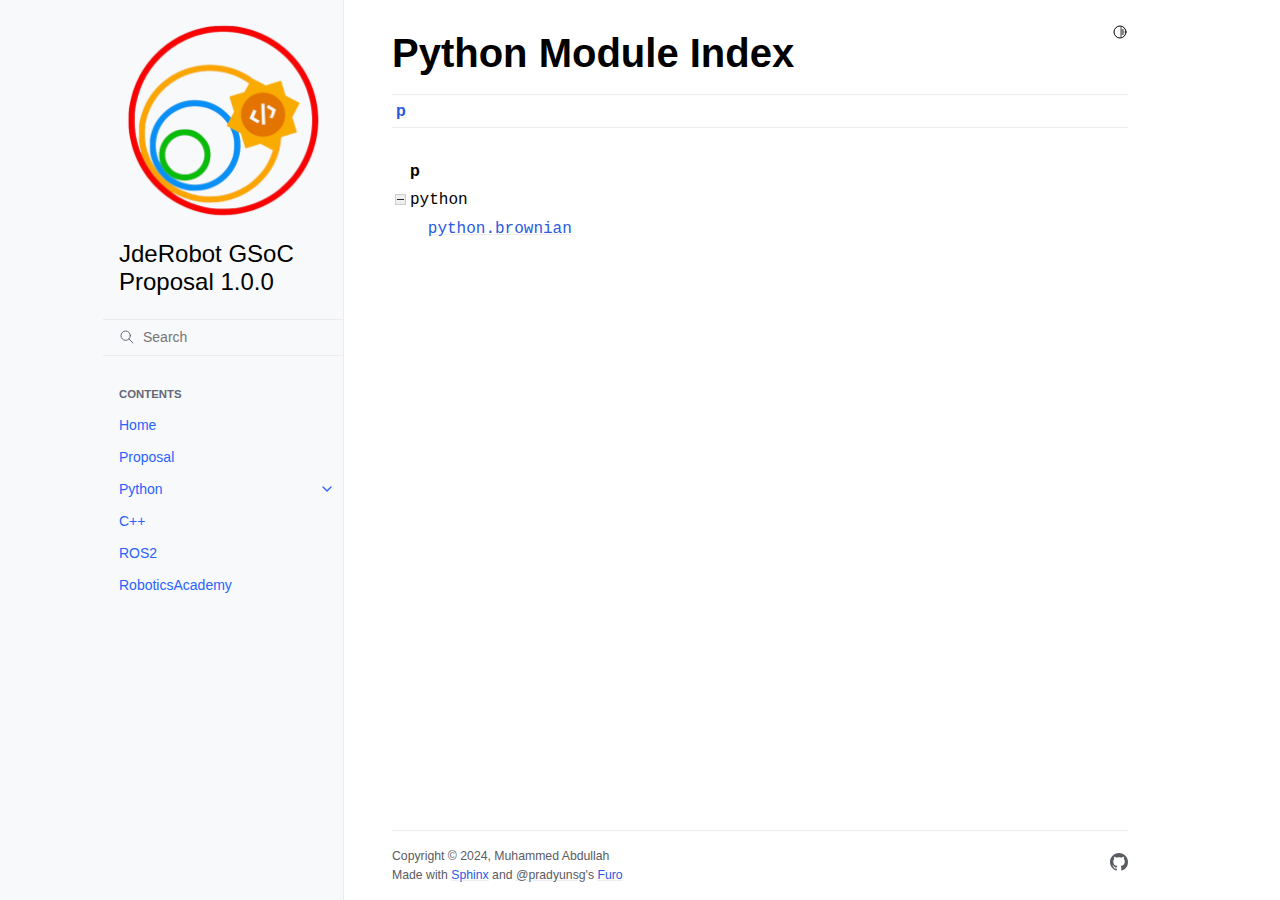
<file: py-modindex.html>
<!doctype html>
<html class="no-js" lang="en" data-content_root="./">
  <head><meta charset="utf-8"/>
    <meta name="viewport" content="width=device-width,initial-scale=1"/>
    <meta name="color-scheme" content="light dark"><link rel="index" title="Index" href="genindex.html" /><link rel="search" title="Search" href="search.html" />

    <link rel="shortcut icon" href="_static/favicon.ico"/><!-- Generated with Sphinx 7.2.6 and Furo 2024.01.29 --><title>Python Module Index - JdeRobot GSoC Proposal 1.0.0</title>
<link rel="stylesheet" type="text/css" href="_static/pygments.css?v=a746c00c" />
    <link rel="stylesheet" type="text/css" href="_static/styles/furo.css?v=135e06be" />
    <link rel="stylesheet" type="text/css" href="_static/copybutton.css?v=76b2166b" />
    <link rel="stylesheet" type="text/css" href="_static/design-style.1e8bd061cd6da7fc9cf755528e8ffc24.min.css?v=0a3b3ea7" />
    <link rel="stylesheet" type="text/css" href="_static/styles/furo-extensions.css?v=36a5483c" />
    <link rel="stylesheet" type="text/css" href="_static/css/custom.css?v=c0d4a8b4" />
    
    


<style>
  body {
    --color-code-background: #f8f8f8;
  --color-code-foreground: black;
  
  }
  @media not print {
    body[data-theme="dark"] {
      --color-code-background: #202020;
  --color-code-foreground: #d0d0d0;
  
    }
    @media (prefers-color-scheme: dark) {
      body:not([data-theme="light"]) {
        --color-code-background: #202020;
  --color-code-foreground: #d0d0d0;
  
      }
    }
  }
</style></head>
  <body>
    
    <script>
      document.body.dataset.theme = localStorage.getItem("theme") || "auto";
    </script>
    

<svg xmlns="http://www.w3.org/2000/svg" style="display: none;">
  <symbol id="svg-toc" viewBox="0 0 24 24">
    <title>Contents</title>
    <svg stroke="currentColor" fill="currentColor" stroke-width="0" viewBox="0 0 1024 1024">
      <path d="M408 442h480c4.4 0 8-3.6 8-8v-56c0-4.4-3.6-8-8-8H408c-4.4 0-8 3.6-8 8v56c0 4.4 3.6 8 8 8zm-8 204c0 4.4 3.6 8 8 8h480c4.4 0 8-3.6 8-8v-56c0-4.4-3.6-8-8-8H408c-4.4 0-8 3.6-8 8v56zm504-486H120c-4.4 0-8 3.6-8 8v56c0 4.4 3.6 8 8 8h784c4.4 0 8-3.6 8-8v-56c0-4.4-3.6-8-8-8zm0 632H120c-4.4 0-8 3.6-8 8v56c0 4.4 3.6 8 8 8h784c4.4 0 8-3.6 8-8v-56c0-4.4-3.6-8-8-8zM115.4 518.9L271.7 642c5.8 4.6 14.4.5 14.4-6.9V388.9c0-7.4-8.5-11.5-14.4-6.9L115.4 505.1a8.74 8.74 0 0 0 0 13.8z"/>
    </svg>
  </symbol>
  <symbol id="svg-menu" viewBox="0 0 24 24">
    <title>Menu</title>
    <svg xmlns="http://www.w3.org/2000/svg" viewBox="0 0 24 24" fill="none" stroke="currentColor"
      stroke-width="2" stroke-linecap="round" stroke-linejoin="round" class="feather-menu">
      <line x1="3" y1="12" x2="21" y2="12"></line>
      <line x1="3" y1="6" x2="21" y2="6"></line>
      <line x1="3" y1="18" x2="21" y2="18"></line>
    </svg>
  </symbol>
  <symbol id="svg-arrow-right" viewBox="0 0 24 24">
    <title>Expand</title>
    <svg xmlns="http://www.w3.org/2000/svg" viewBox="0 0 24 24" fill="none" stroke="currentColor"
      stroke-width="2" stroke-linecap="round" stroke-linejoin="round" class="feather-chevron-right">
      <polyline points="9 18 15 12 9 6"></polyline>
    </svg>
  </symbol>
  <symbol id="svg-sun" viewBox="0 0 24 24">
    <title>Light mode</title>
    <svg xmlns="http://www.w3.org/2000/svg" viewBox="0 0 24 24" fill="none" stroke="currentColor"
      stroke-width="1.5" stroke-linecap="round" stroke-linejoin="round" class="feather-sun">
      <circle cx="12" cy="12" r="5"></circle>
      <line x1="12" y1="1" x2="12" y2="3"></line>
      <line x1="12" y1="21" x2="12" y2="23"></line>
      <line x1="4.22" y1="4.22" x2="5.64" y2="5.64"></line>
      <line x1="18.36" y1="18.36" x2="19.78" y2="19.78"></line>
      <line x1="1" y1="12" x2="3" y2="12"></line>
      <line x1="21" y1="12" x2="23" y2="12"></line>
      <line x1="4.22" y1="19.78" x2="5.64" y2="18.36"></line>
      <line x1="18.36" y1="5.64" x2="19.78" y2="4.22"></line>
    </svg>
  </symbol>
  <symbol id="svg-moon" viewBox="0 0 24 24">
    <title>Dark mode</title>
    <svg xmlns="http://www.w3.org/2000/svg" viewBox="0 0 24 24" fill="none" stroke="currentColor"
      stroke-width="1.5" stroke-linecap="round" stroke-linejoin="round" class="icon-tabler-moon">
      <path stroke="none" d="M0 0h24v24H0z" fill="none" />
      <path d="M12 3c.132 0 .263 0 .393 0a7.5 7.5 0 0 0 7.92 12.446a9 9 0 1 1 -8.313 -12.454z" />
    </svg>
  </symbol>
  <symbol id="svg-sun-half" viewBox="0 0 24 24">
    <title>Auto light/dark mode</title>
    <svg xmlns="http://www.w3.org/2000/svg" viewBox="0 0 24 24" fill="none" stroke="currentColor"
      stroke-width="1.5" stroke-linecap="round" stroke-linejoin="round" class="icon-tabler-shadow">
      <path stroke="none" d="M0 0h24v24H0z" fill="none"/>
      <circle cx="12" cy="12" r="9" />
      <path d="M13 12h5" />
      <path d="M13 15h4" />
      <path d="M13 18h1" />
      <path d="M13 9h4" />
      <path d="M13 6h1" />
    </svg>
  </symbol>
</svg>

<input type="checkbox" class="sidebar-toggle" name="__navigation" id="__navigation">
<input type="checkbox" class="sidebar-toggle" name="__toc" id="__toc">
<label class="overlay sidebar-overlay" for="__navigation">
  <div class="visually-hidden">Hide navigation sidebar</div>
</label>
<label class="overlay toc-overlay" for="__toc">
  <div class="visually-hidden">Hide table of contents sidebar</div>
</label>



<div class="page">
  <header class="mobile-header">
    <div class="header-left">
      <label class="nav-overlay-icon" for="__navigation">
        <div class="visually-hidden">Toggle site navigation sidebar</div>
        <i class="icon"><svg><use href="#svg-menu"></use></svg></i>
      </label>
    </div>
    <div class="header-center">
      <a href="index.html"><div class="brand">JdeRobot GSoC Proposal 1.0.0</div></a>
    </div>
    <div class="header-right">
      <div class="theme-toggle-container theme-toggle-header">
        <button class="theme-toggle">
          <div class="visually-hidden">Toggle Light / Dark / Auto color theme</div>
          <svg class="theme-icon-when-auto"><use href="#svg-sun-half"></use></svg>
          <svg class="theme-icon-when-dark"><use href="#svg-moon"></use></svg>
          <svg class="theme-icon-when-light"><use href="#svg-sun"></use></svg>
        </button>
      </div>
      <label class="toc-overlay-icon toc-header-icon no-toc" for="__toc">
        <div class="visually-hidden">Toggle table of contents sidebar</div>
        <i class="icon"><svg><use href="#svg-toc"></use></svg></i>
      </label>
    </div>
  </header>
  <aside class="sidebar-drawer">
    <div class="sidebar-container">
      
      <div class="sidebar-sticky"><a class="sidebar-brand" href="index.html">
  
  <div class="sidebar-logo-container">
    <img class="sidebar-logo" src="_static/jde_robot_gsoc_logo_resized.png" alt="Logo"/>
  </div>
  
  <span class="sidebar-brand-text">JdeRobot GSoC Proposal 1.0.0</span>
  
</a><form class="sidebar-search-container" method="get" action="search.html" role="search">
  <input class="sidebar-search" placeholder="Search" name="q" aria-label="Search">
  <input type="hidden" name="check_keywords" value="yes">
  <input type="hidden" name="area" value="default">
</form>
<div id="searchbox"></div><div class="sidebar-scroll"><div class="sidebar-tree">
  <p class="caption" role="heading"><span class="caption-text">Contents</span></p>
<ul>
<li class="toctree-l1"><a class="reference internal" href="index.html">Home</a></li>
<li class="toctree-l1"><a class="reference internal" href="proposal.html">Proposal</a></li>
<li class="toctree-l1 has-children"><a class="reference internal" href="python.html">Python</a><input class="toctree-checkbox" id="toctree-checkbox-1" name="toctree-checkbox-1" role="switch" type="checkbox"/><label for="toctree-checkbox-1"><div class="visually-hidden">Toggle navigation of Python</div><i class="icon"><svg><use href="#svg-arrow-right"></use></svg></i></label><ul>
<li class="toctree-l2"><a class="reference internal" href="brownian.html">brownian module</a></li>
</ul>
</li>
<li class="toctree-l1"><a class="reference internal" href="cpp.html">C++</a></li>
<li class="toctree-l1"><a class="reference internal" href="ros2.html">ROS2</a></li>
<li class="toctree-l1"><a class="reference internal" href="ra.html">RoboticsAcademy</a></li>
</ul>

</div>
</div>

      </div>
      
    </div>
  </aside>
  <div class="main">
    <div class="content">
      <div class="article-container">
        <a href="#" class="back-to-top muted-link">
          <svg xmlns="http://www.w3.org/2000/svg" viewBox="0 0 24 24">
            <path d="M13 20h-2V8l-5.5 5.5-1.42-1.42L12 4.16l7.92 7.92-1.42 1.42L13 8v12z"></path>
          </svg>
          <span>Back to top</span>
        </a>
        <div class="content-icon-container">
          <div class="theme-toggle-container theme-toggle-content">
            <button class="theme-toggle">
              <div class="visually-hidden">Toggle Light / Dark / Auto color theme</div>
              <svg class="theme-icon-when-auto"><use href="#svg-sun-half"></use></svg>
              <svg class="theme-icon-when-dark"><use href="#svg-moon"></use></svg>
              <svg class="theme-icon-when-light"><use href="#svg-sun"></use></svg>
            </button>
          </div>
          <label class="toc-overlay-icon toc-content-icon no-toc" for="__toc">
            <div class="visually-hidden">Toggle table of contents sidebar</div>
            <i class="icon"><svg><use href="#svg-toc"></use></svg></i>
          </label>
        </div>
        <article role="main">
          
<section class="domainindex-section">
  <h1>Python Module Index</h1>
  <div class="domainindex-jumpbox"><a href="#cap-p"><strong>p</strong></a></div>
</section>
<table class="domainindex-table">
  <tr class="pcap">
    <td></td><td>&#160;</td><td></td>
  </tr>
  <tr class="cap" id="cap-p">
    <td></td><td><strong>p</strong></td><td></td>
  </tr>
  <tr>
    <td><img src="_static/minus.png" class="toggler"
              id="toggle-1" style="display: none" alt="-" /></td>
    <td>
        <code class="xref">python</code></td><td>
    <em></em></td>
  </tr>
  <tr class="cg-1">
    <td></td>
    <td>&#160;&#160;&#160;
        <a href="brownian.html#module-python.brownian"><code class="xref">python.brownian</code></a></td><td>
    <em></em></td>
  </tr>
</table>

        </article>
      </div>
      <footer>
        
        <div class="related-pages">
          
          
        </div>
        <div class="bottom-of-page">
          <div class="left-details">
            <div class="copyright">
                Copyright &#169; 2024, Muhammed Abdullah
            </div>
            Made with <a href="https://www.sphinx-doc.org/">Sphinx</a> and <a class="muted-link" href="https://pradyunsg.me">@pradyunsg</a>'s
            
            <a href="https://github.com/pradyunsg/furo">Furo</a>
            
          </div>
          <div class="right-details">
            <div class="icons">
              <a class="muted-link " href="https://github.com/ABD-01/crispy-adventure" aria-label="GitHub">
                <svg stroke="currentColor" fill="currentColor" stroke-width="0" viewBox="0 0 16 16">
                    <path fill-rule="evenodd" d="M8 0C3.58 0 0 3.58 0 8c0 3.54 2.29 6.53 5.47 7.59.4.07.55-.17.55-.38 0-.19-.01-.82-.01-1.49-2.01.37-2.53-.49-2.69-.94-.09-.23-.48-.94-.82-1.13-.28-.15-.68-.52-.01-.53.63-.01 1.08.58 1.23.82.72 1.21 1.87.87 2.33.66.07-.52.28-.87.51-1.07-1.78-.2-3.64-.89-3.64-3.95 0-.87.31-1.59.82-2.15-.08-.2-.36-1.02.08-2.12 0 0 .67-.21 2.2.82.64-.18 1.32-.27 2-.27.68 0 1.36.09 2 .27 1.53-1.04 2.2-.82 2.2-.82.44 1.1.16 1.92.08 2.12.51.56.82 1.27.82 2.15 0 3.07-1.87 3.75-3.65 3.95.29.25.54.73.54 1.48 0 1.07-.01 1.93-.01 2.2 0 .21.15.46.55.38A8.013 8.013 0 0 0 16 8c0-4.42-3.58-8-8-8z"></path>
                </svg>
            </a>
              
            </div>
          </div>
        </div>
        
      </footer>
    </div>
    <aside class="toc-drawer no-toc">
      
      
      
    </aside>
  </div>
</div><script src="_static/documentation_options.js?v=8d563738"></script>
    <script src="_static/doctools.js?v=888ff710"></script>
    <script src="_static/sphinx_highlight.js?v=dc90522c"></script>
    <script src="_static/scripts/furo.js?v=32e29ea5"></script>
    <script src="_static/clipboard.min.js?v=a7894cd8"></script>
    <script src="_static/copybutton.js?v=f281be69"></script>
    <script src="_static/design-tabs.js?v=36754332"></script>
    </body>
</html>
</file>
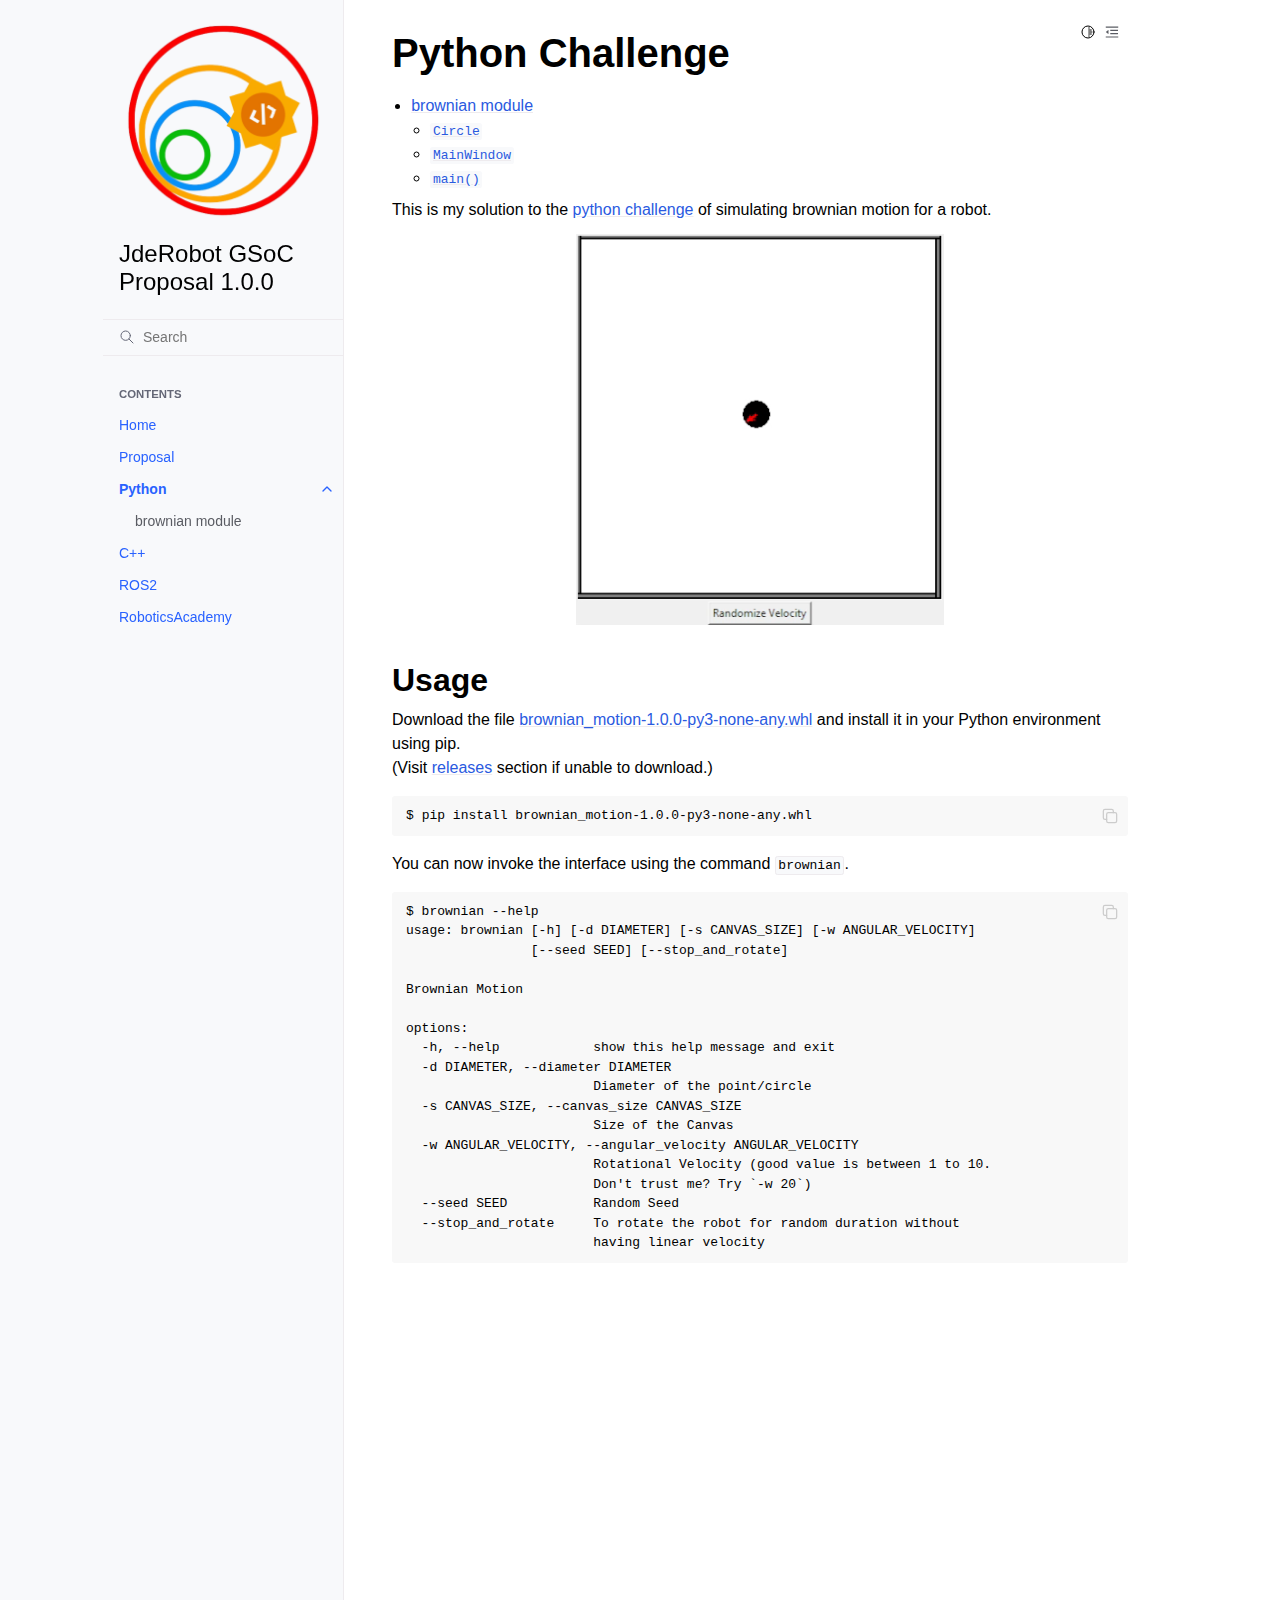
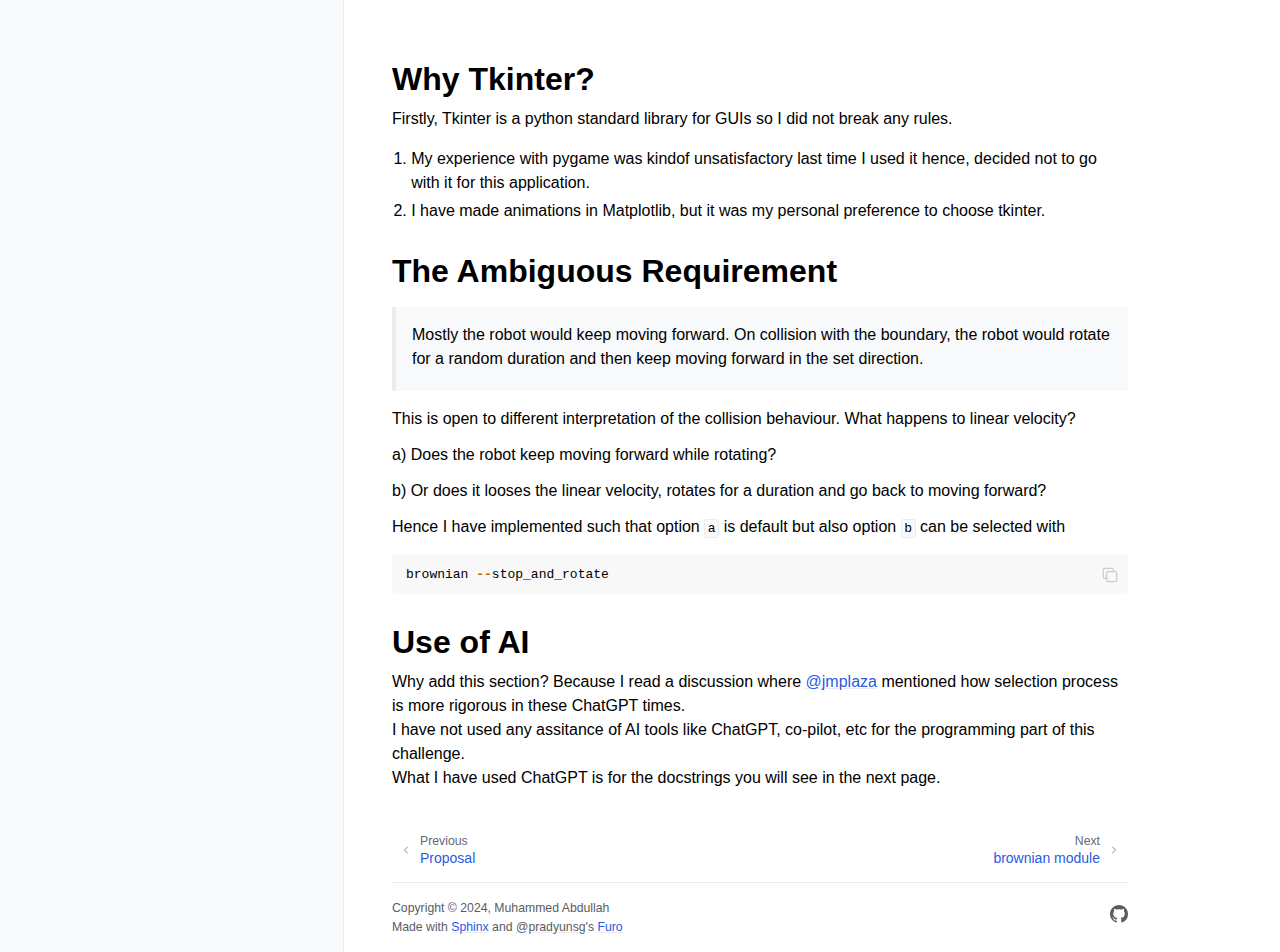
<file: python.html>
<!doctype html>
<html class="no-js" lang="en" data-content_root="./">
  <head><meta charset="utf-8"/>
    <meta name="viewport" content="width=device-width,initial-scale=1"/>
    <meta name="color-scheme" content="light dark"><meta name="viewport" content="width=device-width, initial-scale=1" />
<link rel="index" title="Index" href="genindex.html" /><link rel="search" title="Search" href="search.html" /><link rel="next" title="brownian module" href="brownian.html" /><link rel="prev" title="Proposal" href="proposal.html" />

    <link rel="shortcut icon" href="_static/favicon.ico"/><!-- Generated with Sphinx 7.2.6 and Furo 2024.01.29 -->
        <title>Python Challenge - JdeRobot GSoC Proposal 1.0.0</title>
      <link rel="stylesheet" type="text/css" href="_static/pygments.css?v=a746c00c" />
    <link rel="stylesheet" type="text/css" href="_static/styles/furo.css?v=135e06be" />
    <link rel="stylesheet" type="text/css" href="_static/copybutton.css?v=76b2166b" />
    <link rel="stylesheet" type="text/css" href="_static/design-style.1e8bd061cd6da7fc9cf755528e8ffc24.min.css?v=0a3b3ea7" />
    <link rel="stylesheet" type="text/css" href="_static/styles/furo-extensions.css?v=36a5483c" />
    <link rel="stylesheet" type="text/css" href="_static/css/custom.css?v=c0d4a8b4" />
    
    


<style>
  body {
    --color-code-background: #f8f8f8;
  --color-code-foreground: black;
  
  }
  @media not print {
    body[data-theme="dark"] {
      --color-code-background: #202020;
  --color-code-foreground: #d0d0d0;
  
    }
    @media (prefers-color-scheme: dark) {
      body:not([data-theme="light"]) {
        --color-code-background: #202020;
  --color-code-foreground: #d0d0d0;
  
      }
    }
  }
</style></head>
  <body>
    
    <script>
      document.body.dataset.theme = localStorage.getItem("theme") || "auto";
    </script>
    

<svg xmlns="http://www.w3.org/2000/svg" style="display: none;">
  <symbol id="svg-toc" viewBox="0 0 24 24">
    <title>Contents</title>
    <svg stroke="currentColor" fill="currentColor" stroke-width="0" viewBox="0 0 1024 1024">
      <path d="M408 442h480c4.4 0 8-3.6 8-8v-56c0-4.4-3.6-8-8-8H408c-4.4 0-8 3.6-8 8v56c0 4.4 3.6 8 8 8zm-8 204c0 4.4 3.6 8 8 8h480c4.4 0 8-3.6 8-8v-56c0-4.4-3.6-8-8-8H408c-4.4 0-8 3.6-8 8v56zm504-486H120c-4.4 0-8 3.6-8 8v56c0 4.4 3.6 8 8 8h784c4.4 0 8-3.6 8-8v-56c0-4.4-3.6-8-8-8zm0 632H120c-4.4 0-8 3.6-8 8v56c0 4.4 3.6 8 8 8h784c4.4 0 8-3.6 8-8v-56c0-4.4-3.6-8-8-8zM115.4 518.9L271.7 642c5.8 4.6 14.4.5 14.4-6.9V388.9c0-7.4-8.5-11.5-14.4-6.9L115.4 505.1a8.74 8.74 0 0 0 0 13.8z"/>
    </svg>
  </symbol>
  <symbol id="svg-menu" viewBox="0 0 24 24">
    <title>Menu</title>
    <svg xmlns="http://www.w3.org/2000/svg" viewBox="0 0 24 24" fill="none" stroke="currentColor"
      stroke-width="2" stroke-linecap="round" stroke-linejoin="round" class="feather-menu">
      <line x1="3" y1="12" x2="21" y2="12"></line>
      <line x1="3" y1="6" x2="21" y2="6"></line>
      <line x1="3" y1="18" x2="21" y2="18"></line>
    </svg>
  </symbol>
  <symbol id="svg-arrow-right" viewBox="0 0 24 24">
    <title>Expand</title>
    <svg xmlns="http://www.w3.org/2000/svg" viewBox="0 0 24 24" fill="none" stroke="currentColor"
      stroke-width="2" stroke-linecap="round" stroke-linejoin="round" class="feather-chevron-right">
      <polyline points="9 18 15 12 9 6"></polyline>
    </svg>
  </symbol>
  <symbol id="svg-sun" viewBox="0 0 24 24">
    <title>Light mode</title>
    <svg xmlns="http://www.w3.org/2000/svg" viewBox="0 0 24 24" fill="none" stroke="currentColor"
      stroke-width="1.5" stroke-linecap="round" stroke-linejoin="round" class="feather-sun">
      <circle cx="12" cy="12" r="5"></circle>
      <line x1="12" y1="1" x2="12" y2="3"></line>
      <line x1="12" y1="21" x2="12" y2="23"></line>
      <line x1="4.22" y1="4.22" x2="5.64" y2="5.64"></line>
      <line x1="18.36" y1="18.36" x2="19.78" y2="19.78"></line>
      <line x1="1" y1="12" x2="3" y2="12"></line>
      <line x1="21" y1="12" x2="23" y2="12"></line>
      <line x1="4.22" y1="19.78" x2="5.64" y2="18.36"></line>
      <line x1="18.36" y1="5.64" x2="19.78" y2="4.22"></line>
    </svg>
  </symbol>
  <symbol id="svg-moon" viewBox="0 0 24 24">
    <title>Dark mode</title>
    <svg xmlns="http://www.w3.org/2000/svg" viewBox="0 0 24 24" fill="none" stroke="currentColor"
      stroke-width="1.5" stroke-linecap="round" stroke-linejoin="round" class="icon-tabler-moon">
      <path stroke="none" d="M0 0h24v24H0z" fill="none" />
      <path d="M12 3c.132 0 .263 0 .393 0a7.5 7.5 0 0 0 7.92 12.446a9 9 0 1 1 -8.313 -12.454z" />
    </svg>
  </symbol>
  <symbol id="svg-sun-half" viewBox="0 0 24 24">
    <title>Auto light/dark mode</title>
    <svg xmlns="http://www.w3.org/2000/svg" viewBox="0 0 24 24" fill="none" stroke="currentColor"
      stroke-width="1.5" stroke-linecap="round" stroke-linejoin="round" class="icon-tabler-shadow">
      <path stroke="none" d="M0 0h24v24H0z" fill="none"/>
      <circle cx="12" cy="12" r="9" />
      <path d="M13 12h5" />
      <path d="M13 15h4" />
      <path d="M13 18h1" />
      <path d="M13 9h4" />
      <path d="M13 6h1" />
    </svg>
  </symbol>
</svg>

<input type="checkbox" class="sidebar-toggle" name="__navigation" id="__navigation">
<input type="checkbox" class="sidebar-toggle" name="__toc" id="__toc">
<label class="overlay sidebar-overlay" for="__navigation">
  <div class="visually-hidden">Hide navigation sidebar</div>
</label>
<label class="overlay toc-overlay" for="__toc">
  <div class="visually-hidden">Hide table of contents sidebar</div>
</label>



<div class="page">
  <header class="mobile-header">
    <div class="header-left">
      <label class="nav-overlay-icon" for="__navigation">
        <div class="visually-hidden">Toggle site navigation sidebar</div>
        <i class="icon"><svg><use href="#svg-menu"></use></svg></i>
      </label>
    </div>
    <div class="header-center">
      <a href="index.html"><div class="brand">JdeRobot GSoC Proposal 1.0.0</div></a>
    </div>
    <div class="header-right">
      <div class="theme-toggle-container theme-toggle-header">
        <button class="theme-toggle">
          <div class="visually-hidden">Toggle Light / Dark / Auto color theme</div>
          <svg class="theme-icon-when-auto"><use href="#svg-sun-half"></use></svg>
          <svg class="theme-icon-when-dark"><use href="#svg-moon"></use></svg>
          <svg class="theme-icon-when-light"><use href="#svg-sun"></use></svg>
        </button>
      </div>
      <label class="toc-overlay-icon toc-header-icon" for="__toc">
        <div class="visually-hidden">Toggle table of contents sidebar</div>
        <i class="icon"><svg><use href="#svg-toc"></use></svg></i>
      </label>
    </div>
  </header>
  <aside class="sidebar-drawer">
    <div class="sidebar-container">
      
      <div class="sidebar-sticky"><a class="sidebar-brand" href="index.html">
  
  <div class="sidebar-logo-container">
    <img class="sidebar-logo" src="_static/jde_robot_gsoc_logo_resized.png" alt="Logo"/>
  </div>
  
  <span class="sidebar-brand-text">JdeRobot GSoC Proposal 1.0.0</span>
  
</a><form class="sidebar-search-container" method="get" action="search.html" role="search">
  <input class="sidebar-search" placeholder="Search" name="q" aria-label="Search">
  <input type="hidden" name="check_keywords" value="yes">
  <input type="hidden" name="area" value="default">
</form>
<div id="searchbox"></div><div class="sidebar-scroll"><div class="sidebar-tree">
  <p class="caption" role="heading"><span class="caption-text">Contents</span></p>
<ul class="current">
<li class="toctree-l1"><a class="reference internal" href="index.html">Home</a></li>
<li class="toctree-l1"><a class="reference internal" href="proposal.html">Proposal</a></li>
<li class="toctree-l1 current has-children current-page"><a class="current reference internal" href="#">Python</a><input checked="" class="toctree-checkbox" id="toctree-checkbox-1" name="toctree-checkbox-1" role="switch" type="checkbox"/><label for="toctree-checkbox-1"><div class="visually-hidden">Toggle navigation of Python</div><i class="icon"><svg><use href="#svg-arrow-right"></use></svg></i></label><ul>
<li class="toctree-l2"><a class="reference internal" href="brownian.html">brownian module</a></li>
</ul>
</li>
<li class="toctree-l1"><a class="reference internal" href="cpp.html">C++</a></li>
<li class="toctree-l1"><a class="reference internal" href="ros2.html">ROS2</a></li>
<li class="toctree-l1"><a class="reference internal" href="ra.html">RoboticsAcademy</a></li>
</ul>

</div>
</div>

      </div>
      
    </div>
  </aside>
  <div class="main">
    <div class="content">
      <div class="article-container">
        <a href="#" class="back-to-top muted-link">
          <svg xmlns="http://www.w3.org/2000/svg" viewBox="0 0 24 24">
            <path d="M13 20h-2V8l-5.5 5.5-1.42-1.42L12 4.16l7.92 7.92-1.42 1.42L13 8v12z"></path>
          </svg>
          <span>Back to top</span>
        </a>
        <div class="content-icon-container">
          
<div class="theme-toggle-container theme-toggle-content">
            <button class="theme-toggle">
              <div class="visually-hidden">Toggle Light / Dark / Auto color theme</div>
              <svg class="theme-icon-when-auto"><use href="#svg-sun-half"></use></svg>
              <svg class="theme-icon-when-dark"><use href="#svg-moon"></use></svg>
              <svg class="theme-icon-when-light"><use href="#svg-sun"></use></svg>
            </button>
          </div>
          <label class="toc-overlay-icon toc-content-icon" for="__toc">
            <div class="visually-hidden">Toggle table of contents sidebar</div>
            <i class="icon"><svg><use href="#svg-toc"></use></svg></i>
          </label>
        </div>
        <article role="main">
          <section class="tex2jax_ignore mathjax_ignore" id="python-challenge">
<h1>Python Challenge<a class="headerlink" href="#python-challenge" title="Link to this heading">#</a></h1>
<div class="toctree-wrapper compound">
<ul>
<li class="toctree-l1"><a class="reference internal" href="brownian.html">brownian module</a><ul>
<li class="toctree-l2"><a class="reference internal" href="brownian.html#python.brownian.Circle"><code class="docutils literal notranslate"><span class="pre">Circle</span></code></a></li>
<li class="toctree-l2"><a class="reference internal" href="brownian.html#python.brownian.MainWindow"><code class="docutils literal notranslate"><span class="pre">MainWindow</span></code></a></li>
<li class="toctree-l2"><a class="reference internal" href="brownian.html#python.brownian.main"><code class="docutils literal notranslate"><span class="pre">main()</span></code></a></li>
</ul>
</li>
</ul>
</div>
<p>This is my solution to the <a class="reference external" href="_static/GSoC-2024%20Python%20test.pdf">python challenge</a> of simulating brownian motion for a robot.</p>
<p class="centered">
  <video width="50%" autoplay muted loop>
    <!-- <source src="https://drive.google.com/file/d/1OSvqhp7e98E5Dyr5qG3soNnvlr28CHbY/view?usp=sharing" type="video/mp4" /> -->
    <source src="_static/brownian.mkv" type="video/mp4" />
    Your browser does not support the video tag.
  </video>
</p><section id="usage">
<h2>Usage<a class="headerlink" href="#usage" title="Link to this heading">#</a></h2>
<p>Download the file <a class="reference external" href="https://github.com/ABD-01/crispy-adventure/releases/download/1.0.0/brownian_motion-1.0.0-py3-none-any.whl">brownian_motion-1.0.0-py3-none-any.whl</a> and install it in your Python environment using pip. <br> (Visit <a class="reference external" href="https://github.com/ABD-01/crispy-adventure/releases/tag/1.0.0">releases</a> section if unable to download.)</p>
<div class="highlight-bash notranslate"><div class="highlight"><pre><span></span>$<span class="w"> </span>pip<span class="w"> </span>install<span class="w"> </span>brownian_motion-1.0.0-py3-none-any.whl
</pre></div>
</div>
<p>You can now invoke the interface using the command <code class="docutils literal notranslate"><span class="pre">brownian</span></code>.</p>
<div class="highlight-default notranslate"><div class="highlight"><pre><span></span>$ brownian --help
usage: brownian [-h] [-d DIAMETER] [-s CANVAS_SIZE] [-w ANGULAR_VELOCITY]
                [--seed SEED] [--stop_and_rotate]

Brownian Motion

options:
  -h, --help            show this help message and exit
  -d DIAMETER, --diameter DIAMETER
                        Diameter of the point/circle
  -s CANVAS_SIZE, --canvas_size CANVAS_SIZE
                        Size of the Canvas
  -w ANGULAR_VELOCITY, --angular_velocity ANGULAR_VELOCITY
                        Rotational Velocity (good value is between 1 to 10.
                        Don&#39;t trust me? Try `-w 20`)
  --seed SEED           Random Seed
  --stop_and_rotate     To rotate the robot for random duration without
                        having linear velocity
</pre></div>
</div>
<div class="video_wrapper align-center" style="text-align: center">
<iframe allowfullscreen="true" src="https://www.youtube.com/embed/7loXQsexMGU" style="border: 0; height: 345px; width: 560px">
</iframe></div></section>
<section id="why-tkinter">
<h2>Why Tkinter?<a class="headerlink" href="#why-tkinter" title="Link to this heading">#</a></h2>
<p>Firstly, Tkinter is a python standard library for GUIs so I did not break any rules.</p>
<ol class="arabic simple">
<li><p>My experience with pygame was kindof unsatisfactory last time I used it hence, decided not to go with it for this application.</p></li>
<li><p>I have made animations in Matplotlib, but it was my personal preference to choose tkinter.</p></li>
</ol>
</section>
<section id="the-ambiguous-requirement">
<h2>The Ambiguous Requirement<a class="headerlink" href="#the-ambiguous-requirement" title="Link to this heading">#</a></h2>
<blockquote>
<div><p>Mostly the robot would keep moving forward. On collision with the boundary, the robot would rotate for a random duration and then keep moving forward in the set direction.</p>
</div></blockquote>
<p>This is open to different interpretation of the collision behaviour. What happens to linear velocity?</p>
<p>a) Does the robot keep moving forward while rotating?</p>
<p>b) Or does it looses the linear velocity, rotates for a duration and go back to moving forward?</p>
<p>Hence I have implemented such that option <code class="docutils literal notranslate"><span class="pre">a</span></code> is default but also option <code class="docutils literal notranslate"><span class="pre">b</span></code> can be selected with</p>
<div class="highlight-default notranslate"><div class="highlight"><pre><span></span><span class="n">brownian</span> <span class="o">--</span><span class="n">stop_and_rotate</span>
</pre></div>
</div>
</section>
<section id="use-of-ai">
<h2>Use of AI<a class="headerlink" href="#use-of-ai" title="Link to this heading">#</a></h2>
<p>Why add this section? Because I read a discussion where <a class="reference external" href="https://github.com/jmplaza">&#64;jmplaza</a> mentioned how selection process is more rigorous in these ChatGPT times.
<br>
I have not used any assitance of AI tools like ChatGPT, co-pilot, etc for the programming part of this challenge.
<br>
What I have used ChatGPT is for the docstrings you will see in the next page.</p>
</section>
</section>

        </article>
      </div>
      <footer>
        
        <div class="related-pages">
          <a class="next-page" href="brownian.html">
              <div class="page-info">
                <div class="context">
                  <span>Next</span>
                </div>
                <div class="title">brownian module</div>
              </div>
              <svg class="furo-related-icon"><use href="#svg-arrow-right"></use></svg>
            </a>
          <a class="prev-page" href="proposal.html">
              <svg class="furo-related-icon"><use href="#svg-arrow-right"></use></svg>
              <div class="page-info">
                <div class="context">
                  <span>Previous</span>
                </div>
                
                <div class="title">Proposal</div>
                
              </div>
            </a>
        </div>
        <div class="bottom-of-page">
          <div class="left-details">
            <div class="copyright">
                Copyright &#169; 2024, Muhammed Abdullah
            </div>
            Made with <a href="https://www.sphinx-doc.org/">Sphinx</a> and <a class="muted-link" href="https://pradyunsg.me">@pradyunsg</a>'s
            
            <a href="https://github.com/pradyunsg/furo">Furo</a>
            
          </div>
          <div class="right-details">
            <div class="icons">
              <a class="muted-link " href="https://github.com/ABD-01/crispy-adventure" aria-label="GitHub">
                <svg stroke="currentColor" fill="currentColor" stroke-width="0" viewBox="0 0 16 16">
                    <path fill-rule="evenodd" d="M8 0C3.58 0 0 3.58 0 8c0 3.54 2.29 6.53 5.47 7.59.4.07.55-.17.55-.38 0-.19-.01-.82-.01-1.49-2.01.37-2.53-.49-2.69-.94-.09-.23-.48-.94-.82-1.13-.28-.15-.68-.52-.01-.53.63-.01 1.08.58 1.23.82.72 1.21 1.87.87 2.33.66.07-.52.28-.87.51-1.07-1.78-.2-3.64-.89-3.64-3.95 0-.87.31-1.59.82-2.15-.08-.2-.36-1.02.08-2.12 0 0 .67-.21 2.2.82.64-.18 1.32-.27 2-.27.68 0 1.36.09 2 .27 1.53-1.04 2.2-.82 2.2-.82.44 1.1.16 1.92.08 2.12.51.56.82 1.27.82 2.15 0 3.07-1.87 3.75-3.65 3.95.29.25.54.73.54 1.48 0 1.07-.01 1.93-.01 2.2 0 .21.15.46.55.38A8.013 8.013 0 0 0 16 8c0-4.42-3.58-8-8-8z"></path>
                </svg>
            </a>
              
            </div>
          </div>
        </div>
        
      </footer>
    </div>
    <aside class="toc-drawer">
      
      
      <div class="toc-sticky toc-scroll">
        <div class="toc-title-container">
          <span class="toc-title">
            On this page
          </span>
        </div>
        <div class="toc-tree-container">
          <div class="toc-tree">
            <ul>
<li><a class="reference internal" href="#">Python Challenge</a><ul>
<li><a class="reference internal" href="#usage">Usage</a></li>
<li><a class="reference internal" href="#why-tkinter">Why Tkinter?</a></li>
<li><a class="reference internal" href="#the-ambiguous-requirement">The Ambiguous Requirement</a></li>
<li><a class="reference internal" href="#use-of-ai">Use of AI</a></li>
</ul>
</li>
</ul>

          </div>
        </div>
      </div>
      
      
    </aside>
  </div>
</div><script src="_static/documentation_options.js?v=8d563738"></script>
    <script src="_static/doctools.js?v=888ff710"></script>
    <script src="_static/sphinx_highlight.js?v=dc90522c"></script>
    <script src="_static/scripts/furo.js?v=32e29ea5"></script>
    <script src="_static/clipboard.min.js?v=a7894cd8"></script>
    <script src="_static/copybutton.js?v=f281be69"></script>
    <script src="_static/design-tabs.js?v=36754332"></script>
    </body>
</html>
</file>
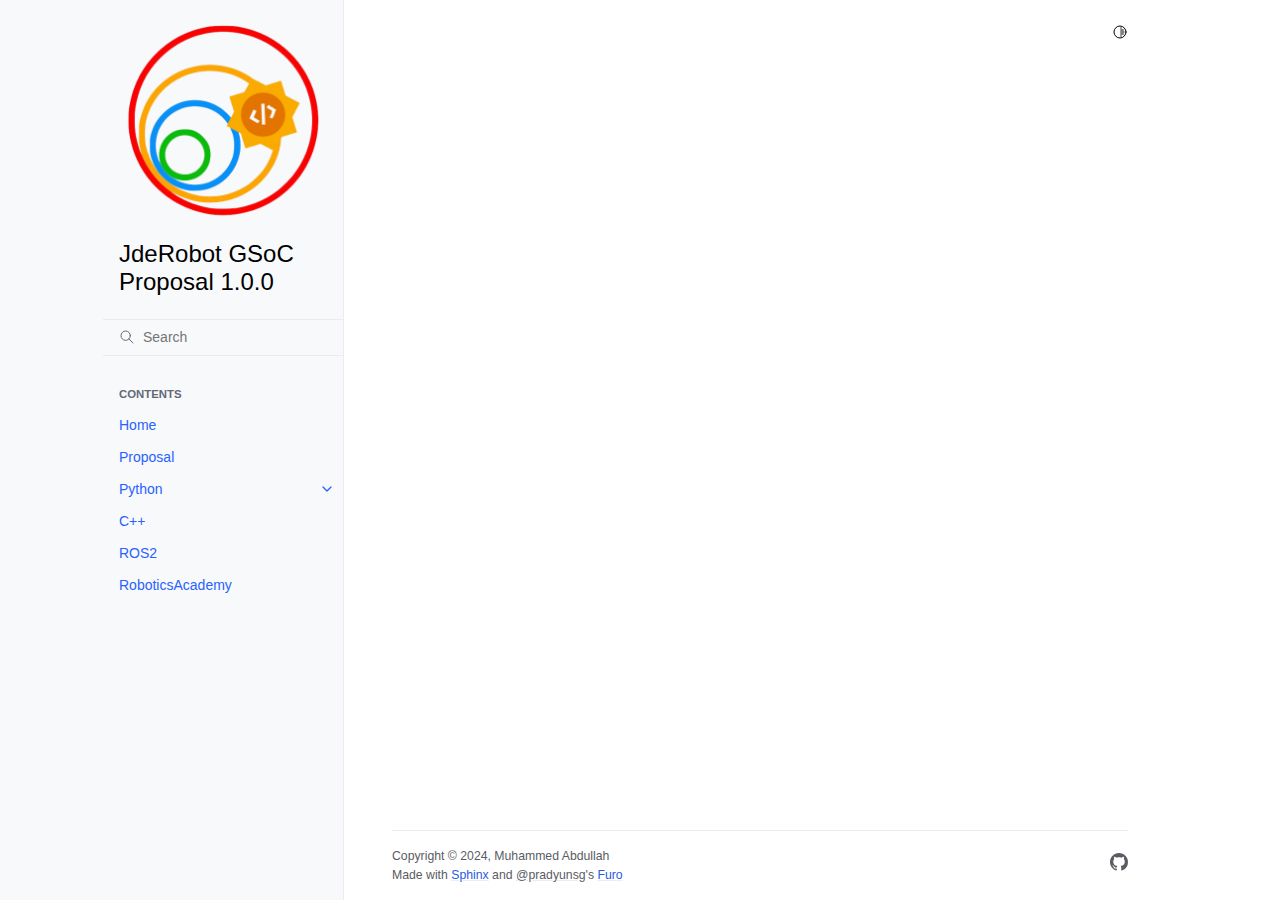
<file: search.html>
<!doctype html>
<html class="no-js" lang="en" data-content_root="./">
  <head><meta charset="utf-8"/>
    <meta name="viewport" content="width=device-width,initial-scale=1"/>
    <meta name="color-scheme" content="light dark"><link rel="index" title="Index" href="genindex.html" /><link rel="search" title="Search" href="#" />

    <link rel="shortcut icon" href="_static/favicon.ico"/><!-- Generated with Sphinx 7.2.6 and Furo 2024.01.29 --><title>Search - JdeRobot GSoC Proposal 1.0.0</title><link rel="stylesheet" type="text/css" href="_static/pygments.css?v=a746c00c" />
    <link rel="stylesheet" type="text/css" href="_static/styles/furo.css?v=135e06be" />
    <link rel="stylesheet" type="text/css" href="_static/copybutton.css?v=76b2166b" />
    <link rel="stylesheet" type="text/css" href="_static/design-style.1e8bd061cd6da7fc9cf755528e8ffc24.min.css?v=0a3b3ea7" />
    <link rel="stylesheet" type="text/css" href="_static/styles/furo-extensions.css?v=36a5483c" />
    <link rel="stylesheet" type="text/css" href="_static/css/custom.css?v=c0d4a8b4" />
    
    


<style>
  body {
    --color-code-background: #f8f8f8;
  --color-code-foreground: black;
  
  }
  @media not print {
    body[data-theme="dark"] {
      --color-code-background: #202020;
  --color-code-foreground: #d0d0d0;
  
    }
    @media (prefers-color-scheme: dark) {
      body:not([data-theme="light"]) {
        --color-code-background: #202020;
  --color-code-foreground: #d0d0d0;
  
      }
    }
  }
</style></head>
  <body>
    
    <script>
      document.body.dataset.theme = localStorage.getItem("theme") || "auto";
    </script>
    

<svg xmlns="http://www.w3.org/2000/svg" style="display: none;">
  <symbol id="svg-toc" viewBox="0 0 24 24">
    <title>Contents</title>
    <svg stroke="currentColor" fill="currentColor" stroke-width="0" viewBox="0 0 1024 1024">
      <path d="M408 442h480c4.4 0 8-3.6 8-8v-56c0-4.4-3.6-8-8-8H408c-4.4 0-8 3.6-8 8v56c0 4.4 3.6 8 8 8zm-8 204c0 4.4 3.6 8 8 8h480c4.4 0 8-3.6 8-8v-56c0-4.4-3.6-8-8-8H408c-4.4 0-8 3.6-8 8v56zm504-486H120c-4.4 0-8 3.6-8 8v56c0 4.4 3.6 8 8 8h784c4.4 0 8-3.6 8-8v-56c0-4.4-3.6-8-8-8zm0 632H120c-4.4 0-8 3.6-8 8v56c0 4.4 3.6 8 8 8h784c4.4 0 8-3.6 8-8v-56c0-4.4-3.6-8-8-8zM115.4 518.9L271.7 642c5.8 4.6 14.4.5 14.4-6.9V388.9c0-7.4-8.5-11.5-14.4-6.9L115.4 505.1a8.74 8.74 0 0 0 0 13.8z"/>
    </svg>
  </symbol>
  <symbol id="svg-menu" viewBox="0 0 24 24">
    <title>Menu</title>
    <svg xmlns="http://www.w3.org/2000/svg" viewBox="0 0 24 24" fill="none" stroke="currentColor"
      stroke-width="2" stroke-linecap="round" stroke-linejoin="round" class="feather-menu">
      <line x1="3" y1="12" x2="21" y2="12"></line>
      <line x1="3" y1="6" x2="21" y2="6"></line>
      <line x1="3" y1="18" x2="21" y2="18"></line>
    </svg>
  </symbol>
  <symbol id="svg-arrow-right" viewBox="0 0 24 24">
    <title>Expand</title>
    <svg xmlns="http://www.w3.org/2000/svg" viewBox="0 0 24 24" fill="none" stroke="currentColor"
      stroke-width="2" stroke-linecap="round" stroke-linejoin="round" class="feather-chevron-right">
      <polyline points="9 18 15 12 9 6"></polyline>
    </svg>
  </symbol>
  <symbol id="svg-sun" viewBox="0 0 24 24">
    <title>Light mode</title>
    <svg xmlns="http://www.w3.org/2000/svg" viewBox="0 0 24 24" fill="none" stroke="currentColor"
      stroke-width="1.5" stroke-linecap="round" stroke-linejoin="round" class="feather-sun">
      <circle cx="12" cy="12" r="5"></circle>
      <line x1="12" y1="1" x2="12" y2="3"></line>
      <line x1="12" y1="21" x2="12" y2="23"></line>
      <line x1="4.22" y1="4.22" x2="5.64" y2="5.64"></line>
      <line x1="18.36" y1="18.36" x2="19.78" y2="19.78"></line>
      <line x1="1" y1="12" x2="3" y2="12"></line>
      <line x1="21" y1="12" x2="23" y2="12"></line>
      <line x1="4.22" y1="19.78" x2="5.64" y2="18.36"></line>
      <line x1="18.36" y1="5.64" x2="19.78" y2="4.22"></line>
    </svg>
  </symbol>
  <symbol id="svg-moon" viewBox="0 0 24 24">
    <title>Dark mode</title>
    <svg xmlns="http://www.w3.org/2000/svg" viewBox="0 0 24 24" fill="none" stroke="currentColor"
      stroke-width="1.5" stroke-linecap="round" stroke-linejoin="round" class="icon-tabler-moon">
      <path stroke="none" d="M0 0h24v24H0z" fill="none" />
      <path d="M12 3c.132 0 .263 0 .393 0a7.5 7.5 0 0 0 7.92 12.446a9 9 0 1 1 -8.313 -12.454z" />
    </svg>
  </symbol>
  <symbol id="svg-sun-half" viewBox="0 0 24 24">
    <title>Auto light/dark mode</title>
    <svg xmlns="http://www.w3.org/2000/svg" viewBox="0 0 24 24" fill="none" stroke="currentColor"
      stroke-width="1.5" stroke-linecap="round" stroke-linejoin="round" class="icon-tabler-shadow">
      <path stroke="none" d="M0 0h24v24H0z" fill="none"/>
      <circle cx="12" cy="12" r="9" />
      <path d="M13 12h5" />
      <path d="M13 15h4" />
      <path d="M13 18h1" />
      <path d="M13 9h4" />
      <path d="M13 6h1" />
    </svg>
  </symbol>
</svg>

<input type="checkbox" class="sidebar-toggle" name="__navigation" id="__navigation">
<input type="checkbox" class="sidebar-toggle" name="__toc" id="__toc">
<label class="overlay sidebar-overlay" for="__navigation">
  <div class="visually-hidden">Hide navigation sidebar</div>
</label>
<label class="overlay toc-overlay" for="__toc">
  <div class="visually-hidden">Hide table of contents sidebar</div>
</label>



<div class="page">
  <header class="mobile-header">
    <div class="header-left">
      <label class="nav-overlay-icon" for="__navigation">
        <div class="visually-hidden">Toggle site navigation sidebar</div>
        <i class="icon"><svg><use href="#svg-menu"></use></svg></i>
      </label>
    </div>
    <div class="header-center">
      <a href="index.html"><div class="brand">JdeRobot GSoC Proposal 1.0.0</div></a>
    </div>
    <div class="header-right">
      <div class="theme-toggle-container theme-toggle-header">
        <button class="theme-toggle">
          <div class="visually-hidden">Toggle Light / Dark / Auto color theme</div>
          <svg class="theme-icon-when-auto"><use href="#svg-sun-half"></use></svg>
          <svg class="theme-icon-when-dark"><use href="#svg-moon"></use></svg>
          <svg class="theme-icon-when-light"><use href="#svg-sun"></use></svg>
        </button>
      </div>
      <label class="toc-overlay-icon toc-header-icon no-toc" for="__toc">
        <div class="visually-hidden">Toggle table of contents sidebar</div>
        <i class="icon"><svg><use href="#svg-toc"></use></svg></i>
      </label>
    </div>
  </header>
  <aside class="sidebar-drawer">
    <div class="sidebar-container">
      
      <div class="sidebar-sticky"><a class="sidebar-brand" href="index.html">
  
  <div class="sidebar-logo-container">
    <img class="sidebar-logo" src="_static/jde_robot_gsoc_logo_resized.png" alt="Logo"/>
  </div>
  
  <span class="sidebar-brand-text">JdeRobot GSoC Proposal 1.0.0</span>
  
</a><form class="sidebar-search-container" method="get" action="#" role="search">
  <input class="sidebar-search" placeholder="Search" name="q" aria-label="Search">
  <input type="hidden" name="check_keywords" value="yes">
  <input type="hidden" name="area" value="default">
</form>
<div id="searchbox"></div><div class="sidebar-scroll"><div class="sidebar-tree">
  <p class="caption" role="heading"><span class="caption-text">Contents</span></p>
<ul>
<li class="toctree-l1"><a class="reference internal" href="index.html">Home</a></li>
<li class="toctree-l1"><a class="reference internal" href="proposal.html">Proposal</a></li>
<li class="toctree-l1 has-children"><a class="reference internal" href="python.html">Python</a><input class="toctree-checkbox" id="toctree-checkbox-1" name="toctree-checkbox-1" role="switch" type="checkbox"/><label for="toctree-checkbox-1"><div class="visually-hidden">Toggle navigation of Python</div><i class="icon"><svg><use href="#svg-arrow-right"></use></svg></i></label><ul>
<li class="toctree-l2"><a class="reference internal" href="brownian.html">brownian module</a></li>
</ul>
</li>
<li class="toctree-l1"><a class="reference internal" href="cpp.html">C++</a></li>
<li class="toctree-l1"><a class="reference internal" href="ros2.html">ROS2</a></li>
<li class="toctree-l1"><a class="reference internal" href="ra.html">RoboticsAcademy</a></li>
</ul>

</div>
</div>

      </div>
      
    </div>
  </aside>
  <div class="main">
    <div class="content">
      <div class="article-container">
        <a href="#" class="back-to-top muted-link">
          <svg xmlns="http://www.w3.org/2000/svg" viewBox="0 0 24 24">
            <path d="M13 20h-2V8l-5.5 5.5-1.42-1.42L12 4.16l7.92 7.92-1.42 1.42L13 8v12z"></path>
          </svg>
          <span>Back to top</span>
        </a>
        <div class="content-icon-container">
          <div class="theme-toggle-container theme-toggle-content">
            <button class="theme-toggle">
              <div class="visually-hidden">Toggle Light / Dark / Auto color theme</div>
              <svg class="theme-icon-when-auto"><use href="#svg-sun-half"></use></svg>
              <svg class="theme-icon-when-dark"><use href="#svg-moon"></use></svg>
              <svg class="theme-icon-when-light"><use href="#svg-sun"></use></svg>
            </button>
          </div>
          <label class="toc-overlay-icon toc-content-icon no-toc" for="__toc">
            <div class="visually-hidden">Toggle table of contents sidebar</div>
            <i class="icon"><svg><use href="#svg-toc"></use></svg></i>
          </label>
        </div>
        <article role="main">
          
<noscript>
<div class="admonition error">
  <p class="admonition-title">Error</p>
  <p>
    Please activate JavaScript to enable the search functionality.
  </p>
</div>
</noscript>

<div id="search-results"></div>

        </article>
      </div>
      <footer>
        
        <div class="related-pages">
          
          
        </div>
        <div class="bottom-of-page">
          <div class="left-details">
            <div class="copyright">
                Copyright &#169; 2024, Muhammed Abdullah
            </div>
            Made with <a href="https://www.sphinx-doc.org/">Sphinx</a> and <a class="muted-link" href="https://pradyunsg.me">@pradyunsg</a>'s
            
            <a href="https://github.com/pradyunsg/furo">Furo</a>
            
          </div>
          <div class="right-details">
            <div class="icons">
              <a class="muted-link " href="https://github.com/ABD-01/crispy-adventure" aria-label="GitHub">
                <svg stroke="currentColor" fill="currentColor" stroke-width="0" viewBox="0 0 16 16">
                    <path fill-rule="evenodd" d="M8 0C3.58 0 0 3.58 0 8c0 3.54 2.29 6.53 5.47 7.59.4.07.55-.17.55-.38 0-.19-.01-.82-.01-1.49-2.01.37-2.53-.49-2.69-.94-.09-.23-.48-.94-.82-1.13-.28-.15-.68-.52-.01-.53.63-.01 1.08.58 1.23.82.72 1.21 1.87.87 2.33.66.07-.52.28-.87.51-1.07-1.78-.2-3.64-.89-3.64-3.95 0-.87.31-1.59.82-2.15-.08-.2-.36-1.02.08-2.12 0 0 .67-.21 2.2.82.64-.18 1.32-.27 2-.27.68 0 1.36.09 2 .27 1.53-1.04 2.2-.82 2.2-.82.44 1.1.16 1.92.08 2.12.51.56.82 1.27.82 2.15 0 3.07-1.87 3.75-3.65 3.95.29.25.54.73.54 1.48 0 1.07-.01 1.93-.01 2.2 0 .21.15.46.55.38A8.013 8.013 0 0 0 16 8c0-4.42-3.58-8-8-8z"></path>
                </svg>
            </a>
              
            </div>
          </div>
        </div>
        
      </footer>
    </div>
    <aside class="toc-drawer no-toc">
      
      
      
    </aside>
  </div>
</div><script src="_static/documentation_options.js?v=8d563738"></script>
    <script src="_static/doctools.js?v=888ff710"></script>
    <script src="_static/sphinx_highlight.js?v=dc90522c"></script>
    <script src="_static/scripts/furo.js?v=32e29ea5"></script>
    <script src="_static/clipboard.min.js?v=a7894cd8"></script>
    <script src="_static/copybutton.js?v=f281be69"></script>
    <script src="_static/design-tabs.js?v=36754332"></script>
    
<script src="_static/searchtools.js"></script>
<script src="_static/language_data.js"></script>
<script src="searchindex.js"></script></body>
</html>
</file>
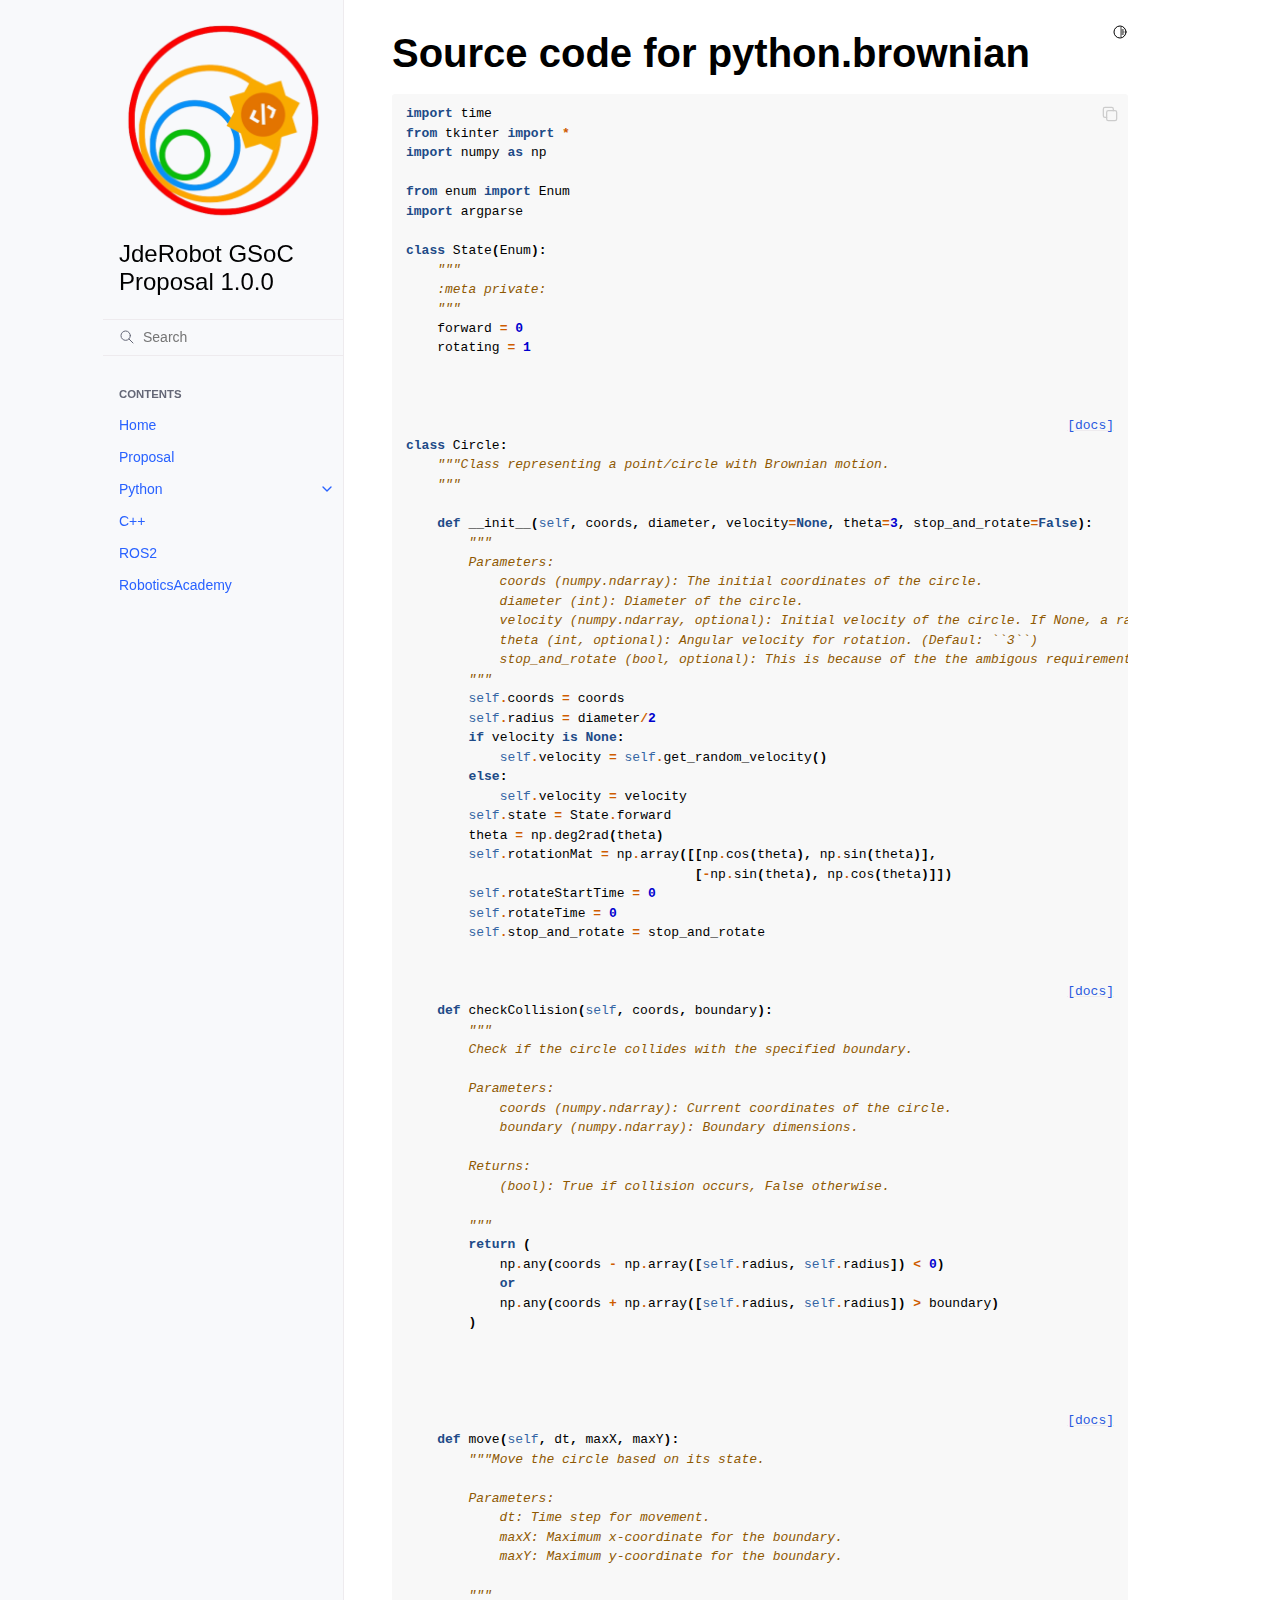
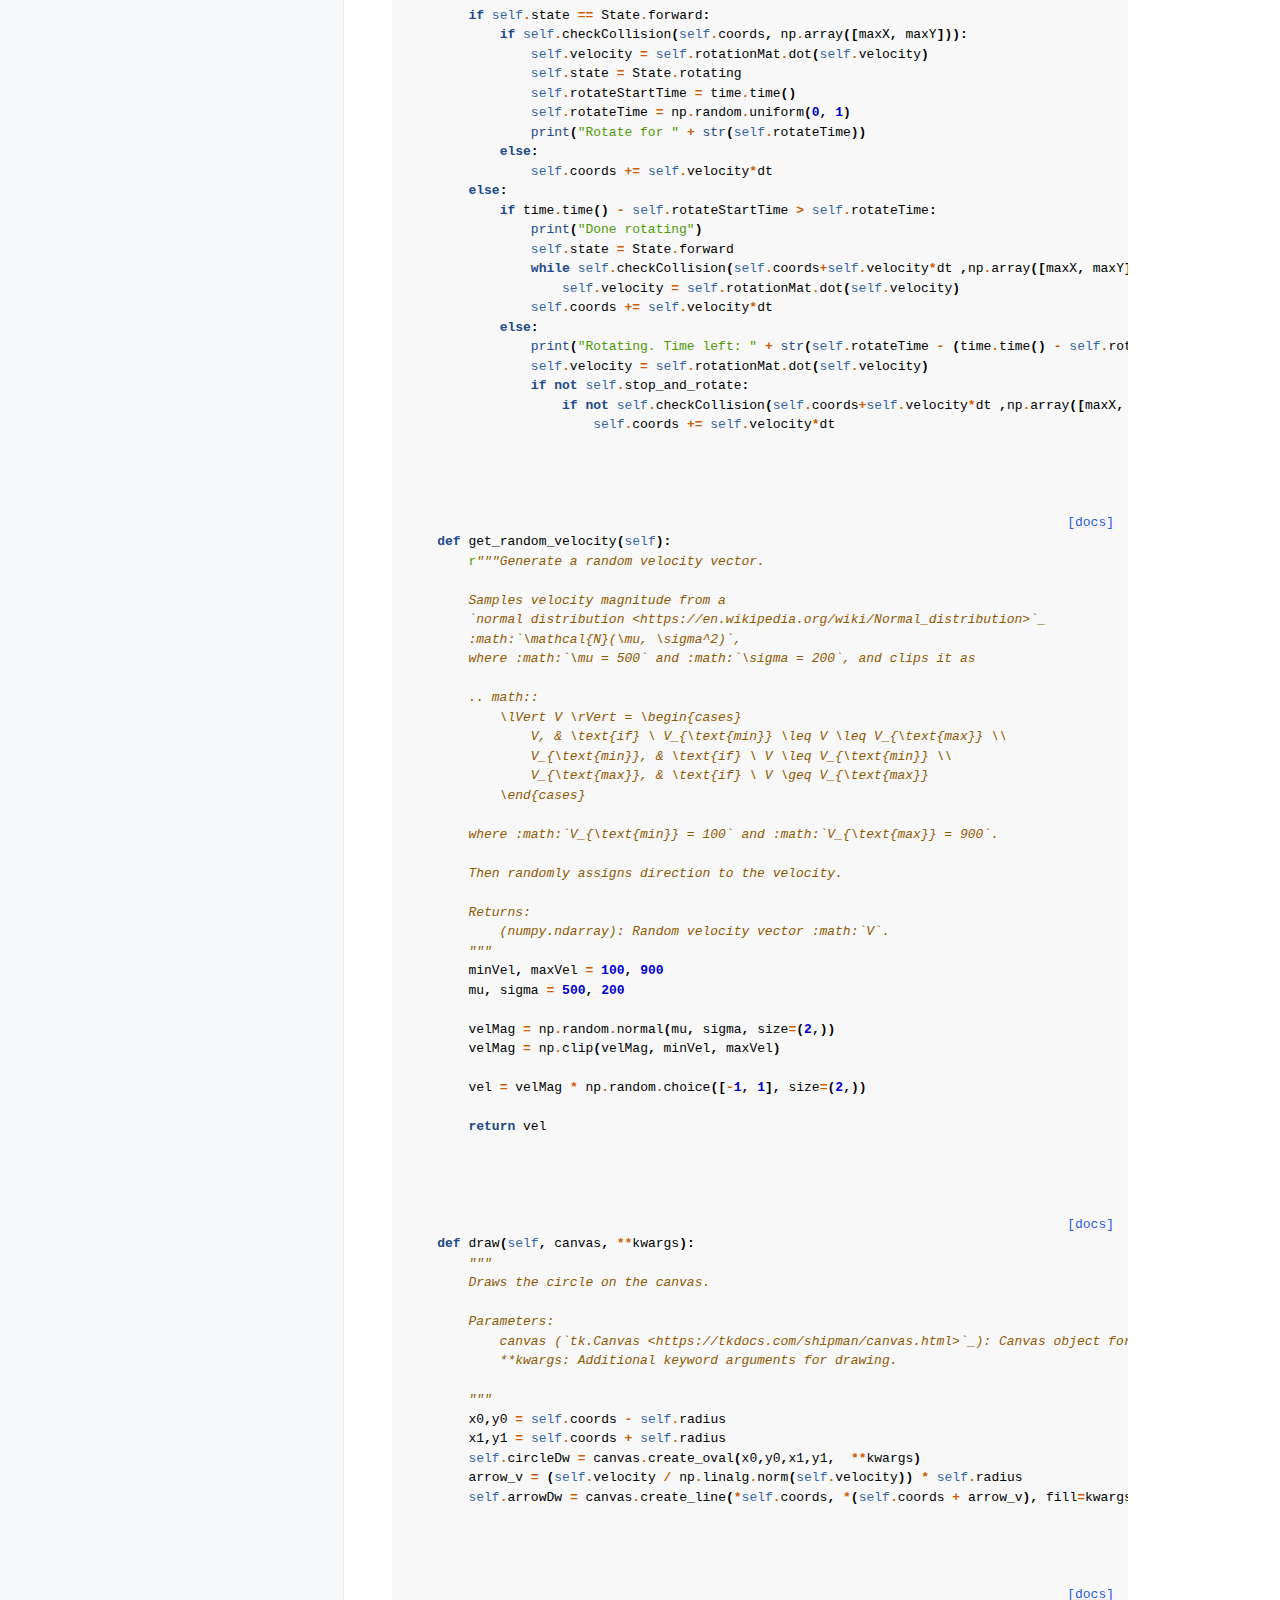
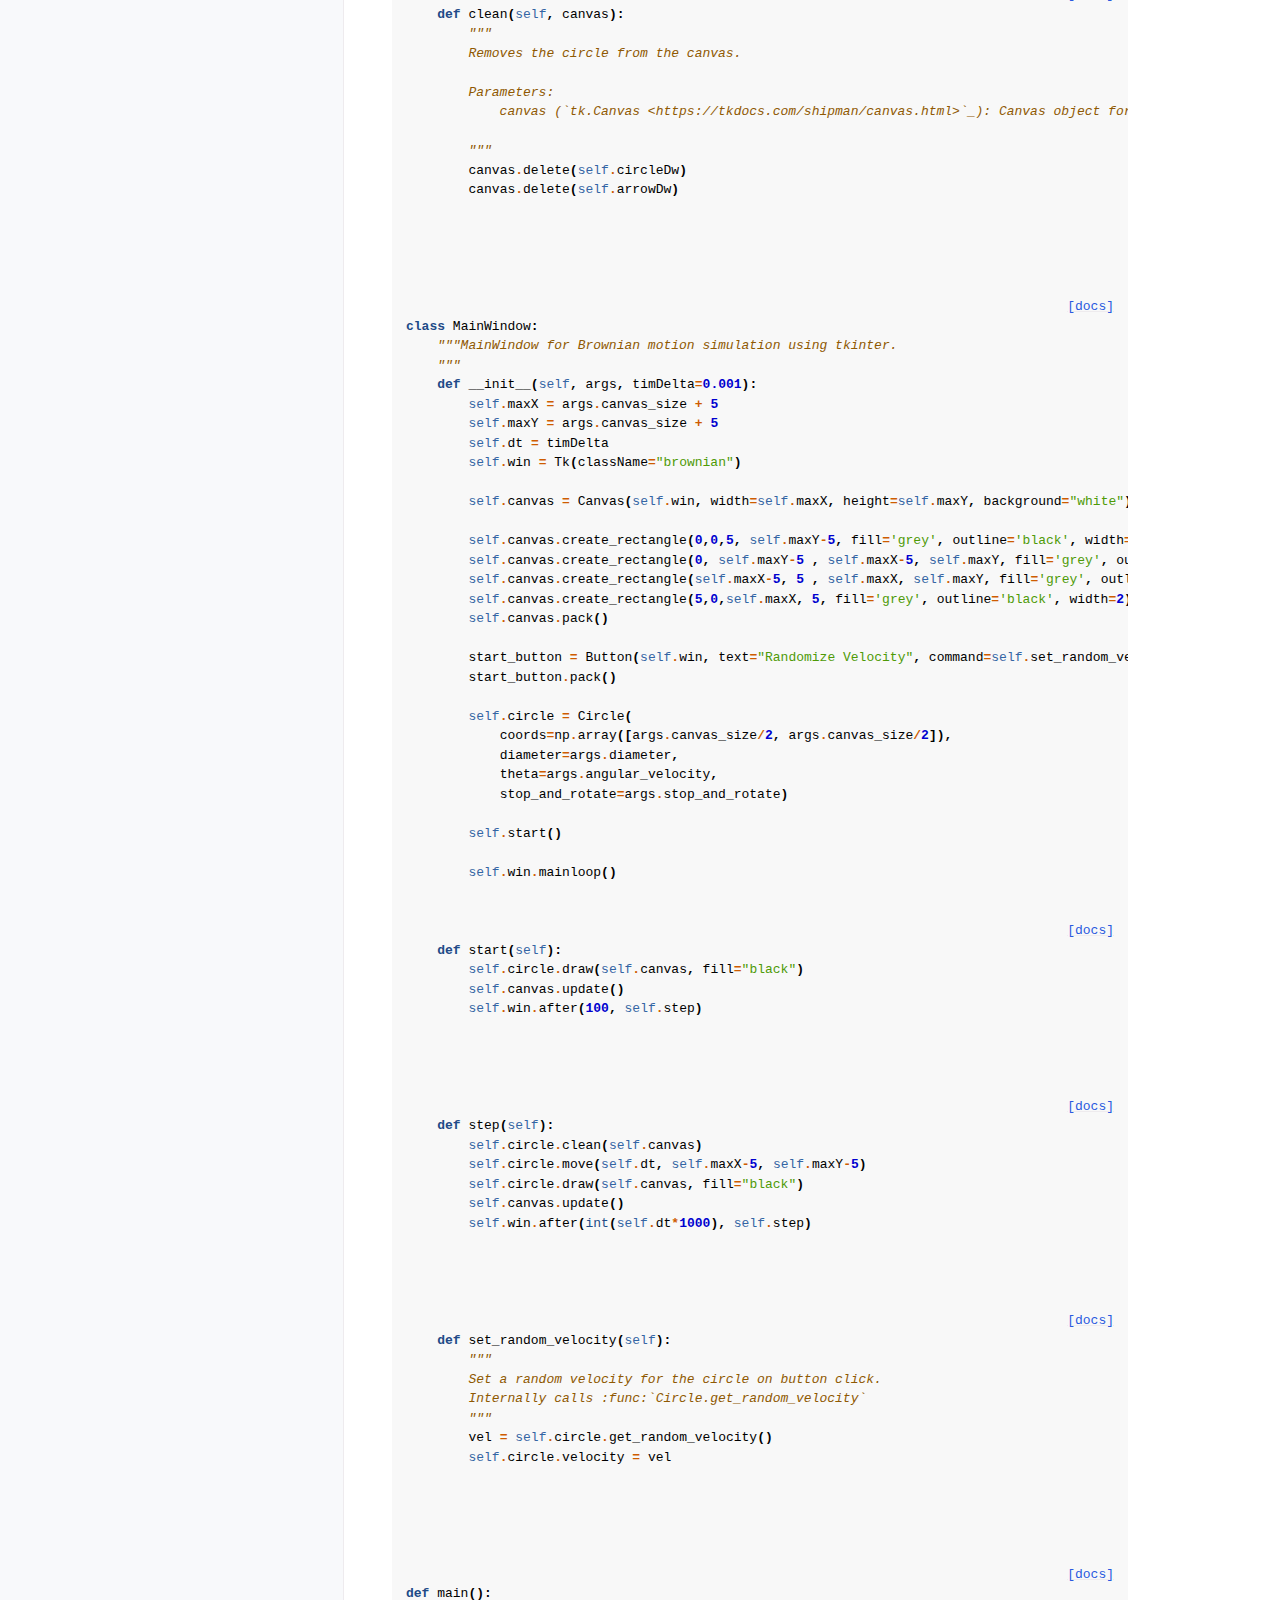
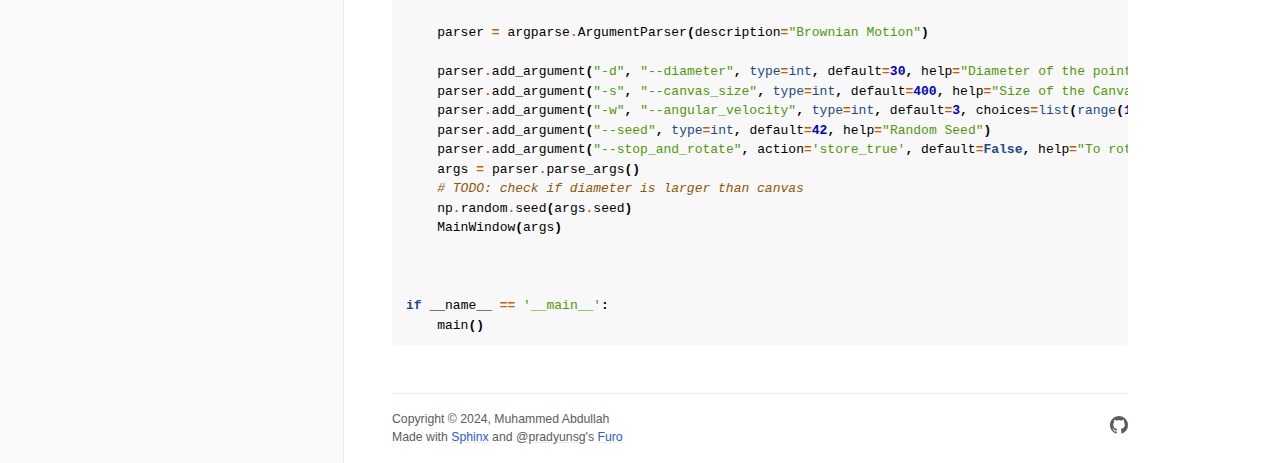
<file: _modules/python/brownian.html>
<!doctype html>
<html class="no-js" lang="en" data-content_root="../../">
  <head><meta charset="utf-8"/>
    <meta name="viewport" content="width=device-width,initial-scale=1"/>
    <meta name="color-scheme" content="light dark"><link rel="index" title="Index" href="../../genindex.html" /><link rel="search" title="Search" href="../../search.html" />

    <link rel="shortcut icon" href="../../_static/favicon.ico"/><!-- Generated with Sphinx 7.2.6 and Furo 2024.01.29 -->
        <title>python.brownian - JdeRobot GSoC Proposal 1.0.0</title>
      <link rel="stylesheet" type="text/css" href="../../_static/pygments.css?v=a746c00c" />
    <link rel="stylesheet" type="text/css" href="../../_static/styles/furo.css?v=135e06be" />
    <link rel="stylesheet" type="text/css" href="../../_static/copybutton.css?v=76b2166b" />
    <link rel="stylesheet" type="text/css" href="../../_static/design-style.1e8bd061cd6da7fc9cf755528e8ffc24.min.css?v=0a3b3ea7" />
    <link rel="stylesheet" type="text/css" href="../../_static/styles/furo-extensions.css?v=36a5483c" />
    <link rel="stylesheet" type="text/css" href="../../_static/css/custom.css?v=c0d4a8b4" />
    
    


<style>
  body {
    --color-code-background: #f8f8f8;
  --color-code-foreground: black;
  
  }
  @media not print {
    body[data-theme="dark"] {
      --color-code-background: #202020;
  --color-code-foreground: #d0d0d0;
  
    }
    @media (prefers-color-scheme: dark) {
      body:not([data-theme="light"]) {
        --color-code-background: #202020;
  --color-code-foreground: #d0d0d0;
  
      }
    }
  }
</style></head>
  <body>
    
    <script>
      document.body.dataset.theme = localStorage.getItem("theme") || "auto";
    </script>
    

<svg xmlns="http://www.w3.org/2000/svg" style="display: none;">
  <symbol id="svg-toc" viewBox="0 0 24 24">
    <title>Contents</title>
    <svg stroke="currentColor" fill="currentColor" stroke-width="0" viewBox="0 0 1024 1024">
      <path d="M408 442h480c4.4 0 8-3.6 8-8v-56c0-4.4-3.6-8-8-8H408c-4.4 0-8 3.6-8 8v56c0 4.4 3.6 8 8 8zm-8 204c0 4.4 3.6 8 8 8h480c4.4 0 8-3.6 8-8v-56c0-4.4-3.6-8-8-8H408c-4.4 0-8 3.6-8 8v56zm504-486H120c-4.4 0-8 3.6-8 8v56c0 4.4 3.6 8 8 8h784c4.4 0 8-3.6 8-8v-56c0-4.4-3.6-8-8-8zm0 632H120c-4.4 0-8 3.6-8 8v56c0 4.4 3.6 8 8 8h784c4.4 0 8-3.6 8-8v-56c0-4.4-3.6-8-8-8zM115.4 518.9L271.7 642c5.8 4.6 14.4.5 14.4-6.9V388.9c0-7.4-8.5-11.5-14.4-6.9L115.4 505.1a8.74 8.74 0 0 0 0 13.8z"/>
    </svg>
  </symbol>
  <symbol id="svg-menu" viewBox="0 0 24 24">
    <title>Menu</title>
    <svg xmlns="http://www.w3.org/2000/svg" viewBox="0 0 24 24" fill="none" stroke="currentColor"
      stroke-width="2" stroke-linecap="round" stroke-linejoin="round" class="feather-menu">
      <line x1="3" y1="12" x2="21" y2="12"></line>
      <line x1="3" y1="6" x2="21" y2="6"></line>
      <line x1="3" y1="18" x2="21" y2="18"></line>
    </svg>
  </symbol>
  <symbol id="svg-arrow-right" viewBox="0 0 24 24">
    <title>Expand</title>
    <svg xmlns="http://www.w3.org/2000/svg" viewBox="0 0 24 24" fill="none" stroke="currentColor"
      stroke-width="2" stroke-linecap="round" stroke-linejoin="round" class="feather-chevron-right">
      <polyline points="9 18 15 12 9 6"></polyline>
    </svg>
  </symbol>
  <symbol id="svg-sun" viewBox="0 0 24 24">
    <title>Light mode</title>
    <svg xmlns="http://www.w3.org/2000/svg" viewBox="0 0 24 24" fill="none" stroke="currentColor"
      stroke-width="1.5" stroke-linecap="round" stroke-linejoin="round" class="feather-sun">
      <circle cx="12" cy="12" r="5"></circle>
      <line x1="12" y1="1" x2="12" y2="3"></line>
      <line x1="12" y1="21" x2="12" y2="23"></line>
      <line x1="4.22" y1="4.22" x2="5.64" y2="5.64"></line>
      <line x1="18.36" y1="18.36" x2="19.78" y2="19.78"></line>
      <line x1="1" y1="12" x2="3" y2="12"></line>
      <line x1="21" y1="12" x2="23" y2="12"></line>
      <line x1="4.22" y1="19.78" x2="5.64" y2="18.36"></line>
      <line x1="18.36" y1="5.64" x2="19.78" y2="4.22"></line>
    </svg>
  </symbol>
  <symbol id="svg-moon" viewBox="0 0 24 24">
    <title>Dark mode</title>
    <svg xmlns="http://www.w3.org/2000/svg" viewBox="0 0 24 24" fill="none" stroke="currentColor"
      stroke-width="1.5" stroke-linecap="round" stroke-linejoin="round" class="icon-tabler-moon">
      <path stroke="none" d="M0 0h24v24H0z" fill="none" />
      <path d="M12 3c.132 0 .263 0 .393 0a7.5 7.5 0 0 0 7.92 12.446a9 9 0 1 1 -8.313 -12.454z" />
    </svg>
  </symbol>
  <symbol id="svg-sun-half" viewBox="0 0 24 24">
    <title>Auto light/dark mode</title>
    <svg xmlns="http://www.w3.org/2000/svg" viewBox="0 0 24 24" fill="none" stroke="currentColor"
      stroke-width="1.5" stroke-linecap="round" stroke-linejoin="round" class="icon-tabler-shadow">
      <path stroke="none" d="M0 0h24v24H0z" fill="none"/>
      <circle cx="12" cy="12" r="9" />
      <path d="M13 12h5" />
      <path d="M13 15h4" />
      <path d="M13 18h1" />
      <path d="M13 9h4" />
      <path d="M13 6h1" />
    </svg>
  </symbol>
</svg>

<input type="checkbox" class="sidebar-toggle" name="__navigation" id="__navigation">
<input type="checkbox" class="sidebar-toggle" name="__toc" id="__toc">
<label class="overlay sidebar-overlay" for="__navigation">
  <div class="visually-hidden">Hide navigation sidebar</div>
</label>
<label class="overlay toc-overlay" for="__toc">
  <div class="visually-hidden">Hide table of contents sidebar</div>
</label>



<div class="page">
  <header class="mobile-header">
    <div class="header-left">
      <label class="nav-overlay-icon" for="__navigation">
        <div class="visually-hidden">Toggle site navigation sidebar</div>
        <i class="icon"><svg><use href="#svg-menu"></use></svg></i>
      </label>
    </div>
    <div class="header-center">
      <a href="../../index.html"><div class="brand">JdeRobot GSoC Proposal 1.0.0</div></a>
    </div>
    <div class="header-right">
      <div class="theme-toggle-container theme-toggle-header">
        <button class="theme-toggle">
          <div class="visually-hidden">Toggle Light / Dark / Auto color theme</div>
          <svg class="theme-icon-when-auto"><use href="#svg-sun-half"></use></svg>
          <svg class="theme-icon-when-dark"><use href="#svg-moon"></use></svg>
          <svg class="theme-icon-when-light"><use href="#svg-sun"></use></svg>
        </button>
      </div>
      <label class="toc-overlay-icon toc-header-icon no-toc" for="__toc">
        <div class="visually-hidden">Toggle table of contents sidebar</div>
        <i class="icon"><svg><use href="#svg-toc"></use></svg></i>
      </label>
    </div>
  </header>
  <aside class="sidebar-drawer">
    <div class="sidebar-container">
      
      <div class="sidebar-sticky"><a class="sidebar-brand" href="../../index.html">
  
  <div class="sidebar-logo-container">
    <img class="sidebar-logo" src="../../_static/jde_robot_gsoc_logo_resized.png" alt="Logo"/>
  </div>
  
  <span class="sidebar-brand-text">JdeRobot GSoC Proposal 1.0.0</span>
  
</a><form class="sidebar-search-container" method="get" action="../../search.html" role="search">
  <input class="sidebar-search" placeholder="Search" name="q" aria-label="Search">
  <input type="hidden" name="check_keywords" value="yes">
  <input type="hidden" name="area" value="default">
</form>
<div id="searchbox"></div><div class="sidebar-scroll"><div class="sidebar-tree">
  <p class="caption" role="heading"><span class="caption-text">Contents</span></p>
<ul>
<li class="toctree-l1"><a class="reference internal" href="../../index.html">Home</a></li>
<li class="toctree-l1"><a class="reference internal" href="../../proposal.html">Proposal</a></li>
<li class="toctree-l1 has-children"><a class="reference internal" href="../../python.html">Python</a><input class="toctree-checkbox" id="toctree-checkbox-1" name="toctree-checkbox-1" role="switch" type="checkbox"/><label for="toctree-checkbox-1"><div class="visually-hidden">Toggle navigation of Python</div><i class="icon"><svg><use href="#svg-arrow-right"></use></svg></i></label><ul>
<li class="toctree-l2"><a class="reference internal" href="../../brownian.html">brownian module</a></li>
</ul>
</li>
<li class="toctree-l1"><a class="reference internal" href="../../cpp.html">C++</a></li>
<li class="toctree-l1"><a class="reference internal" href="../../ros2.html">ROS2</a></li>
<li class="toctree-l1"><a class="reference internal" href="../../ra.html">RoboticsAcademy</a></li>
</ul>

</div>
</div>

      </div>
      
    </div>
  </aside>
  <div class="main">
    <div class="content">
      <div class="article-container">
        <a href="#" class="back-to-top muted-link">
          <svg xmlns="http://www.w3.org/2000/svg" viewBox="0 0 24 24">
            <path d="M13 20h-2V8l-5.5 5.5-1.42-1.42L12 4.16l7.92 7.92-1.42 1.42L13 8v12z"></path>
          </svg>
          <span>Back to top</span>
        </a>
        <div class="content-icon-container">
          <div class="theme-toggle-container theme-toggle-content">
            <button class="theme-toggle">
              <div class="visually-hidden">Toggle Light / Dark / Auto color theme</div>
              <svg class="theme-icon-when-auto"><use href="#svg-sun-half"></use></svg>
              <svg class="theme-icon-when-dark"><use href="#svg-moon"></use></svg>
              <svg class="theme-icon-when-light"><use href="#svg-sun"></use></svg>
            </button>
          </div>
          <label class="toc-overlay-icon toc-content-icon no-toc" for="__toc">
            <div class="visually-hidden">Toggle table of contents sidebar</div>
            <i class="icon"><svg><use href="#svg-toc"></use></svg></i>
          </label>
        </div>
        <article role="main">
          <h1>Source code for python.brownian</h1><div class="highlight"><pre>
<span></span><span class="kn">import</span> <span class="nn">time</span>
<span class="kn">from</span> <span class="nn">tkinter</span> <span class="kn">import</span> <span class="o">*</span>
<span class="kn">import</span> <span class="nn">numpy</span> <span class="k">as</span> <span class="nn">np</span>

<span class="kn">from</span> <span class="nn">enum</span> <span class="kn">import</span> <span class="n">Enum</span>
<span class="kn">import</span> <span class="nn">argparse</span>

<span class="k">class</span> <span class="nc">State</span><span class="p">(</span><span class="n">Enum</span><span class="p">):</span>
<span class="w">    </span><span class="sd">&quot;&quot;&quot;</span>
<span class="sd">    :meta private:</span>
<span class="sd">    &quot;&quot;&quot;</span>
    <span class="n">forward</span> <span class="o">=</span> <span class="mi">0</span>
    <span class="n">rotating</span> <span class="o">=</span> <span class="mi">1</span>


<div class="viewcode-block" id="Circle">
<a class="viewcode-back" href="../../brownian.html#python.brownian.Circle">[docs]</a>
<span class="k">class</span> <span class="nc">Circle</span><span class="p">:</span>
<span class="w">    </span><span class="sd">&quot;&quot;&quot;Class representing a point/circle with Brownian motion.</span>
<span class="sd">    &quot;&quot;&quot;</span>

    <span class="k">def</span> <span class="fm">__init__</span><span class="p">(</span><span class="bp">self</span><span class="p">,</span> <span class="n">coords</span><span class="p">,</span> <span class="n">diameter</span><span class="p">,</span> <span class="n">velocity</span><span class="o">=</span><span class="kc">None</span><span class="p">,</span> <span class="n">theta</span><span class="o">=</span><span class="mi">3</span><span class="p">,</span> <span class="n">stop_and_rotate</span><span class="o">=</span><span class="kc">False</span><span class="p">):</span>
<span class="w">        </span><span class="sd">&quot;&quot;&quot;</span>
<span class="sd">        Parameters:</span>
<span class="sd">            coords (numpy.ndarray): The initial coordinates of the circle.</span>
<span class="sd">            diameter (int): Diameter of the circle.</span>
<span class="sd">            velocity (numpy.ndarray, optional): Initial velocity of the circle. If None, a random velocity is assigned.</span>
<span class="sd">            theta (int, optional): Angular velocity for rotation. (Defaul: ``3``)</span>
<span class="sd">            stop_and_rotate (bool, optional): This is because of the the ambigous requirement of the challenge (Default: ``False``)</span>
<span class="sd">        &quot;&quot;&quot;</span>
        <span class="bp">self</span><span class="o">.</span><span class="n">coords</span> <span class="o">=</span> <span class="n">coords</span>
        <span class="bp">self</span><span class="o">.</span><span class="n">radius</span> <span class="o">=</span> <span class="n">diameter</span><span class="o">/</span><span class="mi">2</span>
        <span class="k">if</span> <span class="n">velocity</span> <span class="ow">is</span> <span class="kc">None</span><span class="p">:</span>
            <span class="bp">self</span><span class="o">.</span><span class="n">velocity</span> <span class="o">=</span> <span class="bp">self</span><span class="o">.</span><span class="n">get_random_velocity</span><span class="p">()</span>
        <span class="k">else</span><span class="p">:</span>
            <span class="bp">self</span><span class="o">.</span><span class="n">velocity</span> <span class="o">=</span> <span class="n">velocity</span>
        <span class="bp">self</span><span class="o">.</span><span class="n">state</span> <span class="o">=</span> <span class="n">State</span><span class="o">.</span><span class="n">forward</span>
        <span class="n">theta</span> <span class="o">=</span> <span class="n">np</span><span class="o">.</span><span class="n">deg2rad</span><span class="p">(</span><span class="n">theta</span><span class="p">)</span>
        <span class="bp">self</span><span class="o">.</span><span class="n">rotationMat</span> <span class="o">=</span> <span class="n">np</span><span class="o">.</span><span class="n">array</span><span class="p">([[</span><span class="n">np</span><span class="o">.</span><span class="n">cos</span><span class="p">(</span><span class="n">theta</span><span class="p">),</span> <span class="n">np</span><span class="o">.</span><span class="n">sin</span><span class="p">(</span><span class="n">theta</span><span class="p">)],</span>
                                     <span class="p">[</span><span class="o">-</span><span class="n">np</span><span class="o">.</span><span class="n">sin</span><span class="p">(</span><span class="n">theta</span><span class="p">),</span> <span class="n">np</span><span class="o">.</span><span class="n">cos</span><span class="p">(</span><span class="n">theta</span><span class="p">)]])</span>
        <span class="bp">self</span><span class="o">.</span><span class="n">rotateStartTime</span> <span class="o">=</span> <span class="mi">0</span>
        <span class="bp">self</span><span class="o">.</span><span class="n">rotateTime</span> <span class="o">=</span> <span class="mi">0</span>
        <span class="bp">self</span><span class="o">.</span><span class="n">stop_and_rotate</span> <span class="o">=</span> <span class="n">stop_and_rotate</span>
    
<div class="viewcode-block" id="Circle.checkCollision">
<a class="viewcode-back" href="../../brownian.html#python.brownian.Circle.checkCollision">[docs]</a>
    <span class="k">def</span> <span class="nf">checkCollision</span><span class="p">(</span><span class="bp">self</span><span class="p">,</span> <span class="n">coords</span><span class="p">,</span> <span class="n">boundary</span><span class="p">):</span>
<span class="w">        </span><span class="sd">&quot;&quot;&quot;</span>
<span class="sd">        Check if the circle collides with the specified boundary.</span>

<span class="sd">        Parameters:</span>
<span class="sd">            coords (numpy.ndarray): Current coordinates of the circle.</span>
<span class="sd">            boundary (numpy.ndarray): Boundary dimensions.</span>

<span class="sd">        Returns:</span>
<span class="sd">            (bool): True if collision occurs, False otherwise.</span>

<span class="sd">        &quot;&quot;&quot;</span>
        <span class="k">return</span> <span class="p">(</span>
            <span class="n">np</span><span class="o">.</span><span class="n">any</span><span class="p">(</span><span class="n">coords</span> <span class="o">-</span> <span class="n">np</span><span class="o">.</span><span class="n">array</span><span class="p">([</span><span class="bp">self</span><span class="o">.</span><span class="n">radius</span><span class="p">,</span> <span class="bp">self</span><span class="o">.</span><span class="n">radius</span><span class="p">])</span> <span class="o">&lt;</span> <span class="mi">0</span><span class="p">)</span>
            <span class="ow">or</span>
            <span class="n">np</span><span class="o">.</span><span class="n">any</span><span class="p">(</span><span class="n">coords</span> <span class="o">+</span> <span class="n">np</span><span class="o">.</span><span class="n">array</span><span class="p">([</span><span class="bp">self</span><span class="o">.</span><span class="n">radius</span><span class="p">,</span> <span class="bp">self</span><span class="o">.</span><span class="n">radius</span><span class="p">])</span> <span class="o">&gt;</span> <span class="n">boundary</span><span class="p">)</span>
        <span class="p">)</span></div>


<div class="viewcode-block" id="Circle.move">
<a class="viewcode-back" href="../../brownian.html#python.brownian.Circle.move">[docs]</a>
    <span class="k">def</span> <span class="nf">move</span><span class="p">(</span><span class="bp">self</span><span class="p">,</span> <span class="n">dt</span><span class="p">,</span> <span class="n">maxX</span><span class="p">,</span> <span class="n">maxY</span><span class="p">):</span>
<span class="w">        </span><span class="sd">&quot;&quot;&quot;Move the circle based on its state.</span>
<span class="sd">        </span>
<span class="sd">        Parameters:</span>
<span class="sd">            dt: Time step for movement.</span>
<span class="sd">            maxX: Maximum x-coordinate for the boundary.</span>
<span class="sd">            maxY: Maximum y-coordinate for the boundary.</span>

<span class="sd">        &quot;&quot;&quot;</span>
        <span class="k">if</span> <span class="bp">self</span><span class="o">.</span><span class="n">state</span> <span class="o">==</span> <span class="n">State</span><span class="o">.</span><span class="n">forward</span><span class="p">:</span>
            <span class="k">if</span> <span class="bp">self</span><span class="o">.</span><span class="n">checkCollision</span><span class="p">(</span><span class="bp">self</span><span class="o">.</span><span class="n">coords</span><span class="p">,</span> <span class="n">np</span><span class="o">.</span><span class="n">array</span><span class="p">([</span><span class="n">maxX</span><span class="p">,</span> <span class="n">maxY</span><span class="p">])):</span>
                <span class="bp">self</span><span class="o">.</span><span class="n">velocity</span> <span class="o">=</span> <span class="bp">self</span><span class="o">.</span><span class="n">rotationMat</span><span class="o">.</span><span class="n">dot</span><span class="p">(</span><span class="bp">self</span><span class="o">.</span><span class="n">velocity</span><span class="p">)</span>
                <span class="bp">self</span><span class="o">.</span><span class="n">state</span> <span class="o">=</span> <span class="n">State</span><span class="o">.</span><span class="n">rotating</span>
                <span class="bp">self</span><span class="o">.</span><span class="n">rotateStartTime</span> <span class="o">=</span> <span class="n">time</span><span class="o">.</span><span class="n">time</span><span class="p">()</span>
                <span class="bp">self</span><span class="o">.</span><span class="n">rotateTime</span> <span class="o">=</span> <span class="n">np</span><span class="o">.</span><span class="n">random</span><span class="o">.</span><span class="n">uniform</span><span class="p">(</span><span class="mi">0</span><span class="p">,</span> <span class="mi">1</span><span class="p">)</span>
                <span class="nb">print</span><span class="p">(</span><span class="s2">&quot;Rotate for &quot;</span> <span class="o">+</span> <span class="nb">str</span><span class="p">(</span><span class="bp">self</span><span class="o">.</span><span class="n">rotateTime</span><span class="p">))</span>
            <span class="k">else</span><span class="p">:</span>
                <span class="bp">self</span><span class="o">.</span><span class="n">coords</span> <span class="o">+=</span> <span class="bp">self</span><span class="o">.</span><span class="n">velocity</span><span class="o">*</span><span class="n">dt</span>
        <span class="k">else</span><span class="p">:</span>
            <span class="k">if</span> <span class="n">time</span><span class="o">.</span><span class="n">time</span><span class="p">()</span> <span class="o">-</span> <span class="bp">self</span><span class="o">.</span><span class="n">rotateStartTime</span> <span class="o">&gt;</span> <span class="bp">self</span><span class="o">.</span><span class="n">rotateTime</span><span class="p">:</span>
                <span class="nb">print</span><span class="p">(</span><span class="s2">&quot;Done rotating&quot;</span><span class="p">)</span>
                <span class="bp">self</span><span class="o">.</span><span class="n">state</span> <span class="o">=</span> <span class="n">State</span><span class="o">.</span><span class="n">forward</span>
                <span class="k">while</span> <span class="bp">self</span><span class="o">.</span><span class="n">checkCollision</span><span class="p">(</span><span class="bp">self</span><span class="o">.</span><span class="n">coords</span><span class="o">+</span><span class="bp">self</span><span class="o">.</span><span class="n">velocity</span><span class="o">*</span><span class="n">dt</span> <span class="p">,</span><span class="n">np</span><span class="o">.</span><span class="n">array</span><span class="p">([</span><span class="n">maxX</span><span class="p">,</span> <span class="n">maxY</span><span class="p">])):</span>
                    <span class="bp">self</span><span class="o">.</span><span class="n">velocity</span> <span class="o">=</span> <span class="bp">self</span><span class="o">.</span><span class="n">rotationMat</span><span class="o">.</span><span class="n">dot</span><span class="p">(</span><span class="bp">self</span><span class="o">.</span><span class="n">velocity</span><span class="p">)</span>
                <span class="bp">self</span><span class="o">.</span><span class="n">coords</span> <span class="o">+=</span> <span class="bp">self</span><span class="o">.</span><span class="n">velocity</span><span class="o">*</span><span class="n">dt</span>
            <span class="k">else</span><span class="p">:</span>
                <span class="nb">print</span><span class="p">(</span><span class="s2">&quot;Rotating. Time left: &quot;</span> <span class="o">+</span> <span class="nb">str</span><span class="p">(</span><span class="bp">self</span><span class="o">.</span><span class="n">rotateTime</span> <span class="o">-</span> <span class="p">(</span><span class="n">time</span><span class="o">.</span><span class="n">time</span><span class="p">()</span> <span class="o">-</span> <span class="bp">self</span><span class="o">.</span><span class="n">rotateStartTime</span><span class="p">)))</span>
                <span class="bp">self</span><span class="o">.</span><span class="n">velocity</span> <span class="o">=</span> <span class="bp">self</span><span class="o">.</span><span class="n">rotationMat</span><span class="o">.</span><span class="n">dot</span><span class="p">(</span><span class="bp">self</span><span class="o">.</span><span class="n">velocity</span><span class="p">)</span>
                <span class="k">if</span> <span class="ow">not</span> <span class="bp">self</span><span class="o">.</span><span class="n">stop_and_rotate</span><span class="p">:</span>
                    <span class="k">if</span> <span class="ow">not</span> <span class="bp">self</span><span class="o">.</span><span class="n">checkCollision</span><span class="p">(</span><span class="bp">self</span><span class="o">.</span><span class="n">coords</span><span class="o">+</span><span class="bp">self</span><span class="o">.</span><span class="n">velocity</span><span class="o">*</span><span class="n">dt</span> <span class="p">,</span><span class="n">np</span><span class="o">.</span><span class="n">array</span><span class="p">([</span><span class="n">maxX</span><span class="p">,</span> <span class="n">maxY</span><span class="p">])):</span>
                        <span class="bp">self</span><span class="o">.</span><span class="n">coords</span> <span class="o">+=</span> <span class="bp">self</span><span class="o">.</span><span class="n">velocity</span><span class="o">*</span><span class="n">dt</span></div>


<div class="viewcode-block" id="Circle.get_random_velocity">
<a class="viewcode-back" href="../../brownian.html#python.brownian.Circle.get_random_velocity">[docs]</a>
    <span class="k">def</span> <span class="nf">get_random_velocity</span><span class="p">(</span><span class="bp">self</span><span class="p">):</span>
<span class="w">        </span><span class="sa">r</span><span class="sd">&quot;&quot;&quot;Generate a random velocity vector.</span>

<span class="sd">        Samples velocity magnitude from a</span>
<span class="sd">        `normal distribution &lt;https://en.wikipedia.org/wiki/Normal_distribution&gt;`_</span>
<span class="sd">        :math:`\mathcal{N}(\mu, \sigma^2)`,</span>
<span class="sd">        where :math:`\mu = 500` and :math:`\sigma = 200`, and clips it as </span>

<span class="sd">        .. math::</span>
<span class="sd">            \lVert V \rVert = \begin{cases}</span>
<span class="sd">                V, &amp; \text{if} \ V_{\text{min}} \leq V \leq V_{\text{max}} \\</span>
<span class="sd">                V_{\text{min}}, &amp; \text{if} \ V \leq V_{\text{min}} \\</span>
<span class="sd">                V_{\text{max}}, &amp; \text{if} \ V \geq V_{\text{max}}</span>
<span class="sd">            \end{cases}</span>

<span class="sd">        where :math:`V_{\text{min}} = 100` and :math:`V_{\text{max}} = 900`.</span>
<span class="sd">        </span>
<span class="sd">        Then randomly assigns direction to the velocity.</span>

<span class="sd">        Returns:</span>
<span class="sd">            (numpy.ndarray): Random velocity vector :math:`V`.</span>
<span class="sd">        &quot;&quot;&quot;</span>
        <span class="n">minVel</span><span class="p">,</span> <span class="n">maxVel</span> <span class="o">=</span> <span class="mi">100</span><span class="p">,</span> <span class="mi">900</span>
        <span class="n">mu</span><span class="p">,</span> <span class="n">sigma</span> <span class="o">=</span> <span class="mi">500</span><span class="p">,</span> <span class="mi">200</span>
        
        <span class="n">velMag</span> <span class="o">=</span> <span class="n">np</span><span class="o">.</span><span class="n">random</span><span class="o">.</span><span class="n">normal</span><span class="p">(</span><span class="n">mu</span><span class="p">,</span> <span class="n">sigma</span><span class="p">,</span> <span class="n">size</span><span class="o">=</span><span class="p">(</span><span class="mi">2</span><span class="p">,))</span>
        <span class="n">velMag</span> <span class="o">=</span> <span class="n">np</span><span class="o">.</span><span class="n">clip</span><span class="p">(</span><span class="n">velMag</span><span class="p">,</span> <span class="n">minVel</span><span class="p">,</span> <span class="n">maxVel</span><span class="p">)</span>
        
        <span class="n">vel</span> <span class="o">=</span> <span class="n">velMag</span> <span class="o">*</span> <span class="n">np</span><span class="o">.</span><span class="n">random</span><span class="o">.</span><span class="n">choice</span><span class="p">([</span><span class="o">-</span><span class="mi">1</span><span class="p">,</span> <span class="mi">1</span><span class="p">],</span> <span class="n">size</span><span class="o">=</span><span class="p">(</span><span class="mi">2</span><span class="p">,))</span>
        
        <span class="k">return</span> <span class="n">vel</span> </div>


<div class="viewcode-block" id="Circle.draw">
<a class="viewcode-back" href="../../brownian.html#python.brownian.Circle.draw">[docs]</a>
    <span class="k">def</span> <span class="nf">draw</span><span class="p">(</span><span class="bp">self</span><span class="p">,</span> <span class="n">canvas</span><span class="p">,</span> <span class="o">**</span><span class="n">kwargs</span><span class="p">):</span>
<span class="w">        </span><span class="sd">&quot;&quot;&quot;</span>
<span class="sd">        Draws the circle on the canvas.</span>

<span class="sd">        Parameters:</span>
<span class="sd">            canvas (`tk.Canvas &lt;https://tkdocs.com/shipman/canvas.html&gt;`_): Canvas object for drawing.</span>
<span class="sd">            **kwargs: Additional keyword arguments for drawing.</span>

<span class="sd">        &quot;&quot;&quot;</span>
        <span class="n">x0</span><span class="p">,</span><span class="n">y0</span> <span class="o">=</span> <span class="bp">self</span><span class="o">.</span><span class="n">coords</span> <span class="o">-</span> <span class="bp">self</span><span class="o">.</span><span class="n">radius</span>
        <span class="n">x1</span><span class="p">,</span><span class="n">y1</span> <span class="o">=</span> <span class="bp">self</span><span class="o">.</span><span class="n">coords</span> <span class="o">+</span> <span class="bp">self</span><span class="o">.</span><span class="n">radius</span>
        <span class="bp">self</span><span class="o">.</span><span class="n">circleDw</span> <span class="o">=</span> <span class="n">canvas</span><span class="o">.</span><span class="n">create_oval</span><span class="p">(</span><span class="n">x0</span><span class="p">,</span><span class="n">y0</span><span class="p">,</span><span class="n">x1</span><span class="p">,</span><span class="n">y1</span><span class="p">,</span>  <span class="o">**</span><span class="n">kwargs</span><span class="p">)</span>
        <span class="n">arrow_v</span> <span class="o">=</span> <span class="p">(</span><span class="bp">self</span><span class="o">.</span><span class="n">velocity</span> <span class="o">/</span> <span class="n">np</span><span class="o">.</span><span class="n">linalg</span><span class="o">.</span><span class="n">norm</span><span class="p">(</span><span class="bp">self</span><span class="o">.</span><span class="n">velocity</span><span class="p">))</span> <span class="o">*</span> <span class="bp">self</span><span class="o">.</span><span class="n">radius</span>
        <span class="bp">self</span><span class="o">.</span><span class="n">arrowDw</span> <span class="o">=</span> <span class="n">canvas</span><span class="o">.</span><span class="n">create_line</span><span class="p">(</span><span class="o">*</span><span class="bp">self</span><span class="o">.</span><span class="n">coords</span><span class="p">,</span> <span class="o">*</span><span class="p">(</span><span class="bp">self</span><span class="o">.</span><span class="n">coords</span> <span class="o">+</span> <span class="n">arrow_v</span><span class="p">),</span> <span class="n">fill</span><span class="o">=</span><span class="n">kwargs</span><span class="o">.</span><span class="n">get</span><span class="p">(</span><span class="s2">&quot;linefill&quot;</span><span class="p">,</span>  <span class="s2">&quot;red&quot;</span><span class="p">),</span> <span class="n">width</span><span class="o">=</span><span class="mi">2</span><span class="p">,</span> <span class="n">arrow</span><span class="o">=</span><span class="n">LAST</span><span class="p">)</span></div>

    
<div class="viewcode-block" id="Circle.clean">
<a class="viewcode-back" href="../../brownian.html#python.brownian.Circle.clean">[docs]</a>
    <span class="k">def</span> <span class="nf">clean</span><span class="p">(</span><span class="bp">self</span><span class="p">,</span> <span class="n">canvas</span><span class="p">):</span>
<span class="w">        </span><span class="sd">&quot;&quot;&quot;</span>
<span class="sd">        Removes the circle from the canvas.</span>

<span class="sd">        Parameters:</span>
<span class="sd">            canvas (`tk.Canvas &lt;https://tkdocs.com/shipman/canvas.html&gt;`_): Canvas object for cleaning.</span>

<span class="sd">        &quot;&quot;&quot;</span>
        <span class="n">canvas</span><span class="o">.</span><span class="n">delete</span><span class="p">(</span><span class="bp">self</span><span class="o">.</span><span class="n">circleDw</span><span class="p">)</span>
        <span class="n">canvas</span><span class="o">.</span><span class="n">delete</span><span class="p">(</span><span class="bp">self</span><span class="o">.</span><span class="n">arrowDw</span><span class="p">)</span></div>
</div>


<div class="viewcode-block" id="MainWindow">
<a class="viewcode-back" href="../../brownian.html#python.brownian.MainWindow">[docs]</a>
<span class="k">class</span> <span class="nc">MainWindow</span><span class="p">:</span>
<span class="w">    </span><span class="sd">&quot;&quot;&quot;MainWindow for Brownian motion simulation using tkinter.</span>
<span class="sd">    &quot;&quot;&quot;</span>
    <span class="k">def</span> <span class="fm">__init__</span><span class="p">(</span><span class="bp">self</span><span class="p">,</span> <span class="n">args</span><span class="p">,</span> <span class="n">timDelta</span><span class="o">=</span><span class="mf">0.001</span><span class="p">):</span>
        <span class="bp">self</span><span class="o">.</span><span class="n">maxX</span> <span class="o">=</span> <span class="n">args</span><span class="o">.</span><span class="n">canvas_size</span> <span class="o">+</span> <span class="mi">5</span>
        <span class="bp">self</span><span class="o">.</span><span class="n">maxY</span> <span class="o">=</span> <span class="n">args</span><span class="o">.</span><span class="n">canvas_size</span> <span class="o">+</span> <span class="mi">5</span>
        <span class="bp">self</span><span class="o">.</span><span class="n">dt</span> <span class="o">=</span> <span class="n">timDelta</span>
        <span class="bp">self</span><span class="o">.</span><span class="n">win</span> <span class="o">=</span> <span class="n">Tk</span><span class="p">(</span><span class="n">className</span><span class="o">=</span><span class="s2">&quot;brownian&quot;</span><span class="p">)</span>

        <span class="bp">self</span><span class="o">.</span><span class="n">canvas</span> <span class="o">=</span> <span class="n">Canvas</span><span class="p">(</span><span class="bp">self</span><span class="o">.</span><span class="n">win</span><span class="p">,</span> <span class="n">width</span><span class="o">=</span><span class="bp">self</span><span class="o">.</span><span class="n">maxX</span><span class="p">,</span> <span class="n">height</span><span class="o">=</span><span class="bp">self</span><span class="o">.</span><span class="n">maxY</span><span class="p">,</span> <span class="n">background</span><span class="o">=</span><span class="s2">&quot;white&quot;</span><span class="p">)</span>

        <span class="bp">self</span><span class="o">.</span><span class="n">canvas</span><span class="o">.</span><span class="n">create_rectangle</span><span class="p">(</span><span class="mi">0</span><span class="p">,</span><span class="mi">0</span><span class="p">,</span><span class="mi">5</span><span class="p">,</span> <span class="bp">self</span><span class="o">.</span><span class="n">maxY</span><span class="o">-</span><span class="mi">5</span><span class="p">,</span> <span class="n">fill</span><span class="o">=</span><span class="s1">&#39;grey&#39;</span><span class="p">,</span> <span class="n">outline</span><span class="o">=</span><span class="s1">&#39;black&#39;</span><span class="p">,</span> <span class="n">width</span><span class="o">=</span><span class="mi">2</span><span class="p">)</span>
        <span class="bp">self</span><span class="o">.</span><span class="n">canvas</span><span class="o">.</span><span class="n">create_rectangle</span><span class="p">(</span><span class="mi">0</span><span class="p">,</span> <span class="bp">self</span><span class="o">.</span><span class="n">maxY</span><span class="o">-</span><span class="mi">5</span> <span class="p">,</span> <span class="bp">self</span><span class="o">.</span><span class="n">maxX</span><span class="o">-</span><span class="mi">5</span><span class="p">,</span> <span class="bp">self</span><span class="o">.</span><span class="n">maxY</span><span class="p">,</span> <span class="n">fill</span><span class="o">=</span><span class="s1">&#39;grey&#39;</span><span class="p">,</span> <span class="n">outline</span><span class="o">=</span><span class="s1">&#39;black&#39;</span><span class="p">,</span> <span class="n">width</span><span class="o">=</span><span class="mi">2</span><span class="p">)</span>
        <span class="bp">self</span><span class="o">.</span><span class="n">canvas</span><span class="o">.</span><span class="n">create_rectangle</span><span class="p">(</span><span class="bp">self</span><span class="o">.</span><span class="n">maxX</span><span class="o">-</span><span class="mi">5</span><span class="p">,</span> <span class="mi">5</span> <span class="p">,</span> <span class="bp">self</span><span class="o">.</span><span class="n">maxX</span><span class="p">,</span> <span class="bp">self</span><span class="o">.</span><span class="n">maxY</span><span class="p">,</span> <span class="n">fill</span><span class="o">=</span><span class="s1">&#39;grey&#39;</span><span class="p">,</span> <span class="n">outline</span><span class="o">=</span><span class="s1">&#39;black&#39;</span><span class="p">,</span> <span class="n">width</span><span class="o">=</span><span class="mi">2</span><span class="p">)</span>
        <span class="bp">self</span><span class="o">.</span><span class="n">canvas</span><span class="o">.</span><span class="n">create_rectangle</span><span class="p">(</span><span class="mi">5</span><span class="p">,</span><span class="mi">0</span><span class="p">,</span><span class="bp">self</span><span class="o">.</span><span class="n">maxX</span><span class="p">,</span> <span class="mi">5</span><span class="p">,</span> <span class="n">fill</span><span class="o">=</span><span class="s1">&#39;grey&#39;</span><span class="p">,</span> <span class="n">outline</span><span class="o">=</span><span class="s1">&#39;black&#39;</span><span class="p">,</span> <span class="n">width</span><span class="o">=</span><span class="mi">2</span><span class="p">)</span>
        <span class="bp">self</span><span class="o">.</span><span class="n">canvas</span><span class="o">.</span><span class="n">pack</span><span class="p">()</span>

        <span class="n">start_button</span> <span class="o">=</span> <span class="n">Button</span><span class="p">(</span><span class="bp">self</span><span class="o">.</span><span class="n">win</span><span class="p">,</span> <span class="n">text</span><span class="o">=</span><span class="s2">&quot;Randomize Velocity&quot;</span><span class="p">,</span> <span class="n">command</span><span class="o">=</span><span class="bp">self</span><span class="o">.</span><span class="n">set_random_velocity</span><span class="p">)</span>
        <span class="n">start_button</span><span class="o">.</span><span class="n">pack</span><span class="p">()</span>

        <span class="bp">self</span><span class="o">.</span><span class="n">circle</span> <span class="o">=</span> <span class="n">Circle</span><span class="p">(</span>
            <span class="n">coords</span><span class="o">=</span><span class="n">np</span><span class="o">.</span><span class="n">array</span><span class="p">([</span><span class="n">args</span><span class="o">.</span><span class="n">canvas_size</span><span class="o">/</span><span class="mi">2</span><span class="p">,</span> <span class="n">args</span><span class="o">.</span><span class="n">canvas_size</span><span class="o">/</span><span class="mi">2</span><span class="p">]),</span>
            <span class="n">diameter</span><span class="o">=</span><span class="n">args</span><span class="o">.</span><span class="n">diameter</span><span class="p">,</span>
            <span class="n">theta</span><span class="o">=</span><span class="n">args</span><span class="o">.</span><span class="n">angular_velocity</span><span class="p">,</span>
            <span class="n">stop_and_rotate</span><span class="o">=</span><span class="n">args</span><span class="o">.</span><span class="n">stop_and_rotate</span><span class="p">)</span>

        <span class="bp">self</span><span class="o">.</span><span class="n">start</span><span class="p">()</span>

        <span class="bp">self</span><span class="o">.</span><span class="n">win</span><span class="o">.</span><span class="n">mainloop</span><span class="p">()</span>

<div class="viewcode-block" id="MainWindow.start">
<a class="viewcode-back" href="../../brownian.html#python.brownian.MainWindow.start">[docs]</a>
    <span class="k">def</span> <span class="nf">start</span><span class="p">(</span><span class="bp">self</span><span class="p">):</span>
        <span class="bp">self</span><span class="o">.</span><span class="n">circle</span><span class="o">.</span><span class="n">draw</span><span class="p">(</span><span class="bp">self</span><span class="o">.</span><span class="n">canvas</span><span class="p">,</span> <span class="n">fill</span><span class="o">=</span><span class="s2">&quot;black&quot;</span><span class="p">)</span>
        <span class="bp">self</span><span class="o">.</span><span class="n">canvas</span><span class="o">.</span><span class="n">update</span><span class="p">()</span>
        <span class="bp">self</span><span class="o">.</span><span class="n">win</span><span class="o">.</span><span class="n">after</span><span class="p">(</span><span class="mi">100</span><span class="p">,</span> <span class="bp">self</span><span class="o">.</span><span class="n">step</span><span class="p">)</span></div>


<div class="viewcode-block" id="MainWindow.step">
<a class="viewcode-back" href="../../brownian.html#python.brownian.MainWindow.step">[docs]</a>
    <span class="k">def</span> <span class="nf">step</span><span class="p">(</span><span class="bp">self</span><span class="p">):</span>
        <span class="bp">self</span><span class="o">.</span><span class="n">circle</span><span class="o">.</span><span class="n">clean</span><span class="p">(</span><span class="bp">self</span><span class="o">.</span><span class="n">canvas</span><span class="p">)</span>
        <span class="bp">self</span><span class="o">.</span><span class="n">circle</span><span class="o">.</span><span class="n">move</span><span class="p">(</span><span class="bp">self</span><span class="o">.</span><span class="n">dt</span><span class="p">,</span> <span class="bp">self</span><span class="o">.</span><span class="n">maxX</span><span class="o">-</span><span class="mi">5</span><span class="p">,</span> <span class="bp">self</span><span class="o">.</span><span class="n">maxY</span><span class="o">-</span><span class="mi">5</span><span class="p">)</span>
        <span class="bp">self</span><span class="o">.</span><span class="n">circle</span><span class="o">.</span><span class="n">draw</span><span class="p">(</span><span class="bp">self</span><span class="o">.</span><span class="n">canvas</span><span class="p">,</span> <span class="n">fill</span><span class="o">=</span><span class="s2">&quot;black&quot;</span><span class="p">)</span>
        <span class="bp">self</span><span class="o">.</span><span class="n">canvas</span><span class="o">.</span><span class="n">update</span><span class="p">()</span>
        <span class="bp">self</span><span class="o">.</span><span class="n">win</span><span class="o">.</span><span class="n">after</span><span class="p">(</span><span class="nb">int</span><span class="p">(</span><span class="bp">self</span><span class="o">.</span><span class="n">dt</span><span class="o">*</span><span class="mi">1000</span><span class="p">),</span> <span class="bp">self</span><span class="o">.</span><span class="n">step</span><span class="p">)</span></div>


<div class="viewcode-block" id="MainWindow.set_random_velocity">
<a class="viewcode-back" href="../../brownian.html#python.brownian.MainWindow.set_random_velocity">[docs]</a>
    <span class="k">def</span> <span class="nf">set_random_velocity</span><span class="p">(</span><span class="bp">self</span><span class="p">):</span>
<span class="w">        </span><span class="sd">&quot;&quot;&quot;</span>
<span class="sd">        Set a random velocity for the circle on button click.</span>
<span class="sd">        Internally calls :func:`Circle.get_random_velocity`</span>
<span class="sd">        &quot;&quot;&quot;</span>
        <span class="n">vel</span> <span class="o">=</span> <span class="bp">self</span><span class="o">.</span><span class="n">circle</span><span class="o">.</span><span class="n">get_random_velocity</span><span class="p">()</span>
        <span class="bp">self</span><span class="o">.</span><span class="n">circle</span><span class="o">.</span><span class="n">velocity</span> <span class="o">=</span> <span class="n">vel</span></div>
</div>


<div class="viewcode-block" id="main">
<a class="viewcode-back" href="../../brownian.html#python.brownian.main">[docs]</a>
<span class="k">def</span> <span class="nf">main</span><span class="p">():</span>

    <span class="n">parser</span> <span class="o">=</span> <span class="n">argparse</span><span class="o">.</span><span class="n">ArgumentParser</span><span class="p">(</span><span class="n">description</span><span class="o">=</span><span class="s2">&quot;Brownian Motion&quot;</span><span class="p">)</span>

    <span class="n">parser</span><span class="o">.</span><span class="n">add_argument</span><span class="p">(</span><span class="s2">&quot;-d&quot;</span><span class="p">,</span> <span class="s2">&quot;--diameter&quot;</span><span class="p">,</span> <span class="nb">type</span><span class="o">=</span><span class="nb">int</span><span class="p">,</span> <span class="n">default</span><span class="o">=</span><span class="mi">30</span><span class="p">,</span> <span class="n">help</span><span class="o">=</span><span class="s2">&quot;Diameter of the point/circle&quot;</span><span class="p">)</span>
    <span class="n">parser</span><span class="o">.</span><span class="n">add_argument</span><span class="p">(</span><span class="s2">&quot;-s&quot;</span><span class="p">,</span> <span class="s2">&quot;--canvas_size&quot;</span><span class="p">,</span> <span class="nb">type</span><span class="o">=</span><span class="nb">int</span><span class="p">,</span> <span class="n">default</span><span class="o">=</span><span class="mi">400</span><span class="p">,</span> <span class="n">help</span><span class="o">=</span><span class="s2">&quot;Size of the Canvas&quot;</span><span class="p">)</span>
    <span class="n">parser</span><span class="o">.</span><span class="n">add_argument</span><span class="p">(</span><span class="s2">&quot;-w&quot;</span><span class="p">,</span> <span class="s2">&quot;--angular_velocity&quot;</span><span class="p">,</span> <span class="nb">type</span><span class="o">=</span><span class="nb">int</span><span class="p">,</span> <span class="n">default</span><span class="o">=</span><span class="mi">3</span><span class="p">,</span> <span class="n">choices</span><span class="o">=</span><span class="nb">list</span><span class="p">(</span><span class="nb">range</span><span class="p">(</span><span class="mi">1</span><span class="p">,</span><span class="mi">10</span><span class="p">))</span> <span class="o">+</span> <span class="p">[</span><span class="mi">20</span><span class="p">],</span> <span class="n">help</span><span class="o">=</span><span class="s2">&quot;Rotational Velocity (good value is between 1 to 10. Don&#39;t trust me? Try `-w 20`)&quot;</span><span class="p">)</span>
    <span class="n">parser</span><span class="o">.</span><span class="n">add_argument</span><span class="p">(</span><span class="s2">&quot;--seed&quot;</span><span class="p">,</span> <span class="nb">type</span><span class="o">=</span><span class="nb">int</span><span class="p">,</span> <span class="n">default</span><span class="o">=</span><span class="mi">42</span><span class="p">,</span> <span class="n">help</span><span class="o">=</span><span class="s2">&quot;Random Seed&quot;</span><span class="p">)</span>
    <span class="n">parser</span><span class="o">.</span><span class="n">add_argument</span><span class="p">(</span><span class="s2">&quot;--stop_and_rotate&quot;</span><span class="p">,</span> <span class="n">action</span><span class="o">=</span><span class="s1">&#39;store_true&#39;</span><span class="p">,</span> <span class="n">default</span><span class="o">=</span><span class="kc">False</span><span class="p">,</span> <span class="n">help</span><span class="o">=</span><span class="s2">&quot;To rotate the robot for random duration without having linear velocity&quot;</span><span class="p">)</span>
    <span class="n">args</span> <span class="o">=</span> <span class="n">parser</span><span class="o">.</span><span class="n">parse_args</span><span class="p">()</span>
    <span class="c1"># TODO: check if diameter is larger than canvas</span>
    <span class="n">np</span><span class="o">.</span><span class="n">random</span><span class="o">.</span><span class="n">seed</span><span class="p">(</span><span class="n">args</span><span class="o">.</span><span class="n">seed</span><span class="p">)</span>
    <span class="n">MainWindow</span><span class="p">(</span><span class="n">args</span><span class="p">)</span></div>


<span class="k">if</span> <span class="vm">__name__</span> <span class="o">==</span> <span class="s1">&#39;__main__&#39;</span><span class="p">:</span>
    <span class="n">main</span><span class="p">()</span>
</pre></div>
        </article>
      </div>
      <footer>
        
        <div class="related-pages">
          
          
        </div>
        <div class="bottom-of-page">
          <div class="left-details">
            <div class="copyright">
                Copyright &#169; 2024, Muhammed Abdullah
            </div>
            Made with <a href="https://www.sphinx-doc.org/">Sphinx</a> and <a class="muted-link" href="https://pradyunsg.me">@pradyunsg</a>'s
            
            <a href="https://github.com/pradyunsg/furo">Furo</a>
            
          </div>
          <div class="right-details">
            <div class="icons">
              <a class="muted-link " href="https://github.com/ABD-01/crispy-adventure" aria-label="GitHub">
                <svg stroke="currentColor" fill="currentColor" stroke-width="0" viewBox="0 0 16 16">
                    <path fill-rule="evenodd" d="M8 0C3.58 0 0 3.58 0 8c0 3.54 2.29 6.53 5.47 7.59.4.07.55-.17.55-.38 0-.19-.01-.82-.01-1.49-2.01.37-2.53-.49-2.69-.94-.09-.23-.48-.94-.82-1.13-.28-.15-.68-.52-.01-.53.63-.01 1.08.58 1.23.82.72 1.21 1.87.87 2.33.66.07-.52.28-.87.51-1.07-1.78-.2-3.64-.89-3.64-3.95 0-.87.31-1.59.82-2.15-.08-.2-.36-1.02.08-2.12 0 0 .67-.21 2.2.82.64-.18 1.32-.27 2-.27.68 0 1.36.09 2 .27 1.53-1.04 2.2-.82 2.2-.82.44 1.1.16 1.92.08 2.12.51.56.82 1.27.82 2.15 0 3.07-1.87 3.75-3.65 3.95.29.25.54.73.54 1.48 0 1.07-.01 1.93-.01 2.2 0 .21.15.46.55.38A8.013 8.013 0 0 0 16 8c0-4.42-3.58-8-8-8z"></path>
                </svg>
            </a>
              
            </div>
          </div>
        </div>
        
      </footer>
    </div>
    <aside class="toc-drawer no-toc">
      
      
      
    </aside>
  </div>
</div><script src="../../_static/documentation_options.js?v=8d563738"></script>
    <script src="../../_static/doctools.js?v=888ff710"></script>
    <script src="../../_static/sphinx_highlight.js?v=dc90522c"></script>
    <script src="../../_static/scripts/furo.js?v=32e29ea5"></script>
    <script src="../../_static/clipboard.min.js?v=a7894cd8"></script>
    <script src="../../_static/copybutton.js?v=f281be69"></script>
    <script src="../../_static/design-tabs.js?v=36754332"></script>
    </body>
</html>
</file>
<file: _static/pygments.css>
.highlight pre { line-height: 125%; }
.highlight td.linenos .normal { color: inherit; background-color: transparent; padding-left: 5px; padding-right: 5px; }
.highlight span.linenos { color: inherit; background-color: transparent; padding-left: 5px; padding-right: 5px; }
.highlight td.linenos .special { color: #000000; background-color: #ffffc0; padding-left: 5px; padding-right: 5px; }
.highlight span.linenos.special { color: #000000; background-color: #ffffc0; padding-left: 5px; padding-right: 5px; }
.highlight .hll { background-color: #ffffcc }
.highlight { background: #f8f8f8; }
.highlight .c { color: #8f5902; font-style: italic } /* Comment */
.highlight .err { color: #a40000; border: 1px solid #ef2929 } /* Error */
.highlight .g { color: #000000 } /* Generic */
.highlight .k { color: #204a87; font-weight: bold } /* Keyword */
.highlight .l { color: #000000 } /* Literal */
.highlight .n { color: #000000 } /* Name */
.highlight .o { color: #ce5c00; font-weight: bold } /* Operator */
.highlight .x { color: #000000 } /* Other */
.highlight .p { color: #000000; font-weight: bold } /* Punctuation */
.highlight .ch { color: #8f5902; font-style: italic } /* Comment.Hashbang */
.highlight .cm { color: #8f5902; font-style: italic } /* Comment.Multiline */
.highlight .cp { color: #8f5902; font-style: italic } /* Comment.Preproc */
.highlight .cpf { color: #8f5902; font-style: italic } /* Comment.PreprocFile */
.highlight .c1 { color: #8f5902; font-style: italic } /* Comment.Single */
.highlight .cs { color: #8f5902; font-style: italic } /* Comment.Special */
.highlight .gd { color: #a40000 } /* Generic.Deleted */
.highlight .ge { color: #000000; font-style: italic } /* Generic.Emph */
.highlight .ges { color: #000000; font-weight: bold; font-style: italic } /* Generic.EmphStrong */
.highlight .gr { color: #ef2929 } /* Generic.Error */
.highlight .gh { color: #000080; font-weight: bold } /* Generic.Heading */
.highlight .gi { color: #00A000 } /* Generic.Inserted */
.highlight .go { color: #000000; font-style: italic } /* Generic.Output */
.highlight .gp { color: #8f5902 } /* Generic.Prompt */
.highlight .gs { color: #000000; font-weight: bold } /* Generic.Strong */
.highlight .gu { color: #800080; font-weight: bold } /* Generic.Subheading */
.highlight .gt { color: #a40000; font-weight: bold } /* Generic.Traceback */
.highlight .kc { color: #204a87; font-weight: bold } /* Keyword.Constant */
.highlight .kd { color: #204a87; font-weight: bold } /* Keyword.Declaration */
.highlight .kn { color: #204a87; font-weight: bold } /* Keyword.Namespace */
.highlight .kp { color: #204a87; font-weight: bold } /* Keyword.Pseudo */
.highlight .kr { color: #204a87; font-weight: bold } /* Keyword.Reserved */
.highlight .kt { color: #204a87; font-weight: bold } /* Keyword.Type */
.highlight .ld { color: #000000 } /* Literal.Date */
.highlight .m { color: #0000cf; font-weight: bold } /* Literal.Number */
.highlight .s { color: #4e9a06 } /* Literal.String */
.highlight .na { color: #c4a000 } /* Name.Attribute */
.highlight .nb { color: #204a87 } /* Name.Builtin */
.highlight .nc { color: #000000 } /* Name.Class */
.highlight .no { color: #000000 } /* Name.Constant */
.highlight .nd { color: #5c35cc; font-weight: bold } /* Name.Decorator */
.highlight .ni { color: #ce5c00 } /* Name.Entity */
.highlight .ne { color: #cc0000; font-weight: bold } /* Name.Exception */
.highlight .nf { color: #000000 } /* Name.Function */
.highlight .nl { color: #f57900 } /* Name.Label */
.highlight .nn { color: #000000 } /* Name.Namespace */
.highlight .nx { color: #000000 } /* Name.Other */
.highlight .py { color: #000000 } /* Name.Property */
.highlight .nt { color: #204a87; font-weight: bold } /* Name.Tag */
.highlight .nv { color: #000000 } /* Name.Variable */
.highlight .ow { color: #204a87; font-weight: bold } /* Operator.Word */
.highlight .pm { color: #000000; font-weight: bold } /* Punctuation.Marker */
.highlight .w { color: #f8f8f8 } /* Text.Whitespace */
.highlight .mb { color: #0000cf; font-weight: bold } /* Literal.Number.Bin */
.highlight .mf { color: #0000cf; font-weight: bold } /* Literal.Number.Float */
.highlight .mh { color: #0000cf; font-weight: bold } /* Literal.Number.Hex */
.highlight .mi { color: #0000cf; font-weight: bold } /* Literal.Number.Integer */
.highlight .mo { color: #0000cf; font-weight: bold } /* Literal.Number.Oct */
.highlight .sa { color: #4e9a06 } /* Literal.String.Affix */
.highlight .sb { color: #4e9a06 } /* Literal.String.Backtick */
.highlight .sc { color: #4e9a06 } /* Literal.String.Char */
.highlight .dl { color: #4e9a06 } /* Literal.String.Delimiter */
.highlight .sd { color: #8f5902; font-style: italic } /* Literal.String.Doc */
.highlight .s2 { color: #4e9a06 } /* Literal.String.Double */
.highlight .se { color: #4e9a06 } /* Literal.String.Escape */
.highlight .sh { color: #4e9a06 } /* Literal.String.Heredoc */
.highlight .si { color: #4e9a06 } /* Literal.String.Interpol */
.highlight .sx { color: #4e9a06 } /* Literal.String.Other */
.highlight .sr { color: #4e9a06 } /* Literal.String.Regex */
.highlight .s1 { color: #4e9a06 } /* Literal.String.Single */
.highlight .ss { color: #4e9a06 } /* Literal.String.Symbol */
.highlight .bp { color: #3465a4 } /* Name.Builtin.Pseudo */
.highlight .fm { color: #000000 } /* Name.Function.Magic */
.highlight .vc { color: #000000 } /* Name.Variable.Class */
.highlight .vg { color: #000000 } /* Name.Variable.Global */
.highlight .vi { color: #000000 } /* Name.Variable.Instance */
.highlight .vm { color: #000000 } /* Name.Variable.Magic */
.highlight .il { color: #0000cf; font-weight: bold } /* Literal.Number.Integer.Long */
@media not print {
body[data-theme="dark"] .highlight pre { line-height: 125%; }
body[data-theme="dark"] .highlight td.linenos .normal { color: #aaaaaa; background-color: transparent; padding-left: 5px; padding-right: 5px; }
body[data-theme="dark"] .highlight span.linenos { color: #aaaaaa; background-color: transparent; padding-left: 5px; padding-right: 5px; }
body[data-theme="dark"] .highlight td.linenos .special { color: #000000; background-color: #ffffc0; padding-left: 5px; padding-right: 5px; }
body[data-theme="dark"] .highlight span.linenos.special { color: #000000; background-color: #ffffc0; padding-left: 5px; padding-right: 5px; }
body[data-theme="dark"] .highlight .hll { background-color: #404040 }
body[data-theme="dark"] .highlight { background: #202020; color: #d0d0d0 }
body[data-theme="dark"] .highlight .c { color: #ababab; font-style: italic } /* Comment */
body[data-theme="dark"] .highlight .err { color: #a61717; background-color: #e3d2d2 } /* Error */
body[data-theme="dark"] .highlight .esc { color: #d0d0d0 } /* Escape */
body[data-theme="dark"] .highlight .g { color: #d0d0d0 } /* Generic */
body[data-theme="dark"] .highlight .k { color: #6ebf26; font-weight: bold } /* Keyword */
body[data-theme="dark"] .highlight .l { color: #d0d0d0 } /* Literal */
body[data-theme="dark"] .highlight .n { color: #d0d0d0 } /* Name */
body[data-theme="dark"] .highlight .o { color: #d0d0d0 } /* Operator */
body[data-theme="dark"] .highlight .x { color: #d0d0d0 } /* Other */
body[data-theme="dark"] .highlight .p { color: #d0d0d0 } /* Punctuation */
body[data-theme="dark"] .highlight .ch { color: #ababab; font-style: italic } /* Comment.Hashbang */
body[data-theme="dark"] .highlight .cm { color: #ababab; font-style: italic } /* Comment.Multiline */
body[data-theme="dark"] .highlight .cp { color: #ff3a3a; font-weight: bold } /* Comment.Preproc */
body[data-theme="dark"] .highlight .cpf { color: #ababab; font-style: italic } /* Comment.PreprocFile */
body[data-theme="dark"] .highlight .c1 { color: #ababab; font-style: italic } /* Comment.Single */
body[data-theme="dark"] .highlight .cs { color: #e50808; font-weight: bold; background-color: #520000 } /* Comment.Special */
body[data-theme="dark"] .highlight .gd { color: #d22323 } /* Generic.Deleted */
body[data-theme="dark"] .highlight .ge { color: #d0d0d0; font-style: italic } /* Generic.Emph */
body[data-theme="dark"] .highlight .ges { color: #d0d0d0; font-weight: bold; font-style: italic } /* Generic.EmphStrong */
body[data-theme="dark"] .highlight .gr { color: #d22323 } /* Generic.Error */
body[data-theme="dark"] .highlight .gh { color: #ffffff; font-weight: bold } /* Generic.Heading */
body[data-theme="dark"] .highlight .gi { color: #589819 } /* Generic.Inserted */
body[data-theme="dark"] .highlight .go { color: #cccccc } /* Generic.Output */
body[data-theme="dark"] .highlight .gp { color: #aaaaaa } /* Generic.Prompt */
body[data-theme="dark"] .highlight .gs { color: #d0d0d0; font-weight: bold } /* Generic.Strong */
body[data-theme="dark"] .highlight .gu { color: #ffffff; text-decoration: underline } /* Generic.Subheading */
body[data-theme="dark"] .highlight .gt { color: #d22323 } /* Generic.Traceback */
body[data-theme="dark"] .highlight .kc { color: #6ebf26; font-weight: bold } /* Keyword.Constant */
body[data-theme="dark"] .highlight .kd { color: #6ebf26; font-weight: bold } /* Keyword.Declaration */
body[data-theme="dark"] .highlight .kn { color: #6ebf26; font-weight: bold } /* Keyword.Namespace */
body[data-theme="dark"] .highlight .kp { color: #6ebf26 } /* Keyword.Pseudo */
body[data-theme="dark"] .highlight .kr { color: #6ebf26; font-weight: bold } /* Keyword.Reserved */
body[data-theme="dark"] .highlight .kt { color: #6ebf26; font-weight: bold } /* Keyword.Type */
body[data-theme="dark"] .highlight .ld { color: #d0d0d0 } /* Literal.Date */
body[data-theme="dark"] .highlight .m { color: #51b2fd } /* Literal.Number */
body[data-theme="dark"] .highlight .s { color: #ed9d13 } /* Literal.String */
body[data-theme="dark"] .highlight .na { color: #bbbbbb } /* Name.Attribute */
body[data-theme="dark"] .highlight .nb { color: #2fbccd } /* Name.Builtin */
body[data-theme="dark"] .highlight .nc { color: #71adff; text-decoration: underline } /* Name.Class */
body[data-theme="dark"] .highlight .no { color: #40ffff } /* Name.Constant */
body[data-theme="dark"] .highlight .nd { color: #ffa500 } /* Name.Decorator */
body[data-theme="dark"] .highlight .ni { color: #d0d0d0 } /* Name.Entity */
body[data-theme="dark"] .highlight .ne { color: #bbbbbb } /* Name.Exception */
body[data-theme="dark"] .highlight .nf { color: #71adff } /* Name.Function */
body[data-theme="dark"] .highlight .nl { color: #d0d0d0 } /* Name.Label */
body[data-theme="dark"] .highlight .nn { color: #71adff; text-decoration: underline } /* Name.Namespace */
body[data-theme="dark"] .highlight .nx { color: #d0d0d0 } /* Name.Other */
body[data-theme="dark"] .highlight .py { color: #d0d0d0 } /* Name.Property */
body[data-theme="dark"] .highlight .nt { color: #6ebf26; font-weight: bold } /* Name.Tag */
body[data-theme="dark"] .highlight .nv { color: #40ffff } /* Name.Variable */
body[data-theme="dark"] .highlight .ow { color: #6ebf26; font-weight: bold } /* Operator.Word */
body[data-theme="dark"] .highlight .pm { color: #d0d0d0 } /* Punctuation.Marker */
body[data-theme="dark"] .highlight .w { color: #666666 } /* Text.Whitespace */
body[data-theme="dark"] .highlight .mb { color: #51b2fd } /* Literal.Number.Bin */
body[data-theme="dark"] .highlight .mf { color: #51b2fd } /* Literal.Number.Float */
body[data-theme="dark"] .highlight .mh { color: #51b2fd } /* Literal.Number.Hex */
body[data-theme="dark"] .highlight .mi { color: #51b2fd } /* Literal.Number.Integer */
body[data-theme="dark"] .highlight .mo { color: #51b2fd } /* Literal.Number.Oct */
body[data-theme="dark"] .highlight .sa { color: #ed9d13 } /* Literal.String.Affix */
body[data-theme="dark"] .highlight .sb { color: #ed9d13 } /* Literal.String.Backtick */
body[data-theme="dark"] .highlight .sc { color: #ed9d13 } /* Literal.String.Char */
body[data-theme="dark"] .highlight .dl { color: #ed9d13 } /* Literal.String.Delimiter */
body[data-theme="dark"] .highlight .sd { color: #ed9d13 } /* Literal.String.Doc */
body[data-theme="dark"] .highlight .s2 { color: #ed9d13 } /* Literal.String.Double */
body[data-theme="dark"] .highlight .se { color: #ed9d13 } /* Literal.String.Escape */
body[data-theme="dark"] .highlight .sh { color: #ed9d13 } /* Literal.String.Heredoc */
body[data-theme="dark"] .highlight .si { color: #ed9d13 } /* Literal.String.Interpol */
body[data-theme="dark"] .highlight .sx { color: #ffa500 } /* Literal.String.Other */
body[data-theme="dark"] .highlight .sr { color: #ed9d13 } /* Literal.String.Regex */
body[data-theme="dark"] .highlight .s1 { color: #ed9d13 } /* Literal.String.Single */
body[data-theme="dark"] .highlight .ss { color: #ed9d13 } /* Literal.String.Symbol */
body[data-theme="dark"] .highlight .bp { color: #2fbccd } /* Name.Builtin.Pseudo */
body[data-theme="dark"] .highlight .fm { color: #71adff } /* Name.Function.Magic */
body[data-theme="dark"] .highlight .vc { color: #40ffff } /* Name.Variable.Class */
body[data-theme="dark"] .highlight .vg { color: #40ffff } /* Name.Variable.Global */
body[data-theme="dark"] .highlight .vi { color: #40ffff } /* Name.Variable.Instance */
body[data-theme="dark"] .highlight .vm { color: #40ffff } /* Name.Variable.Magic */
body[data-theme="dark"] .highlight .il { color: #51b2fd } /* Literal.Number.Integer.Long */
@media (prefers-color-scheme: dark) {
body:not([data-theme="light"]) .highlight pre { line-height: 125%; }
body:not([data-theme="light"]) .highlight td.linenos .normal { color: #aaaaaa; background-color: transparent; padding-left: 5px; padding-right: 5px; }
body:not([data-theme="light"]) .highlight span.linenos { color: #aaaaaa; background-color: transparent; padding-left: 5px; padding-right: 5px; }
body:not([data-theme="light"]) .highlight td.linenos .special { color: #000000; background-color: #ffffc0; padding-left: 5px; padding-right: 5px; }
body:not([data-theme="light"]) .highlight span.linenos.special { color: #000000; background-color: #ffffc0; padding-left: 5px; padding-right: 5px; }
body:not([data-theme="light"]) .highlight .hll { background-color: #404040 }
body:not([data-theme="light"]) .highlight { background: #202020; color: #d0d0d0 }
body:not([data-theme="light"]) .highlight .c { color: #ababab; font-style: italic } /* Comment */
body:not([data-theme="light"]) .highlight .err { color: #a61717; background-color: #e3d2d2 } /* Error */
body:not([data-theme="light"]) .highlight .esc { color: #d0d0d0 } /* Escape */
body:not([data-theme="light"]) .highlight .g { color: #d0d0d0 } /* Generic */
body:not([data-theme="light"]) .highlight .k { color: #6ebf26; font-weight: bold } /* Keyword */
body:not([data-theme="light"]) .highlight .l { color: #d0d0d0 } /* Literal */
body:not([data-theme="light"]) .highlight .n { color: #d0d0d0 } /* Name */
body:not([data-theme="light"]) .highlight .o { color: #d0d0d0 } /* Operator */
body:not([data-theme="light"]) .highlight .x { color: #d0d0d0 } /* Other */
body:not([data-theme="light"]) .highlight .p { color: #d0d0d0 } /* Punctuation */
body:not([data-theme="light"]) .highlight .ch { color: #ababab; font-style: italic } /* Comment.Hashbang */
body:not([data-theme="light"]) .highlight .cm { color: #ababab; font-style: italic } /* Comment.Multiline */
body:not([data-theme="light"]) .highlight .cp { color: #ff3a3a; font-weight: bold } /* Comment.Preproc */
body:not([data-theme="light"]) .highlight .cpf { color: #ababab; font-style: italic } /* Comment.PreprocFile */
body:not([data-theme="light"]) .highlight .c1 { color: #ababab; font-style: italic } /* Comment.Single */
body:not([data-theme="light"]) .highlight .cs { color: #e50808; font-weight: bold; background-color: #520000 } /* Comment.Special */
body:not([data-theme="light"]) .highlight .gd { color: #d22323 } /* Generic.Deleted */
body:not([data-theme="light"]) .highlight .ge { color: #d0d0d0; font-style: italic } /* Generic.Emph */
body:not([data-theme="light"]) .highlight .ges { color: #d0d0d0; font-weight: bold; font-style: italic } /* Generic.EmphStrong */
body:not([data-theme="light"]) .highlight .gr { color: #d22323 } /* Generic.Error */
body:not([data-theme="light"]) .highlight .gh { color: #ffffff; font-weight: bold } /* Generic.Heading */
body:not([data-theme="light"]) .highlight .gi { color: #589819 } /* Generic.Inserted */
body:not([data-theme="light"]) .highlight .go { color: #cccccc } /* Generic.Output */
body:not([data-theme="light"]) .highlight .gp { color: #aaaaaa } /* Generic.Prompt */
body:not([data-theme="light"]) .highlight .gs { color: #d0d0d0; font-weight: bold } /* Generic.Strong */
body:not([data-theme="light"]) .highlight .gu { color: #ffffff; text-decoration: underline } /* Generic.Subheading */
body:not([data-theme="light"]) .highlight .gt { color: #d22323 } /* Generic.Traceback */
body:not([data-theme="light"]) .highlight .kc { color: #6ebf26; font-weight: bold } /* Keyword.Constant */
body:not([data-theme="light"]) .highlight .kd { color: #6ebf26; font-weight: bold } /* Keyword.Declaration */
body:not([data-theme="light"]) .highlight .kn { color: #6ebf26; font-weight: bold } /* Keyword.Namespace */
body:not([data-theme="light"]) .highlight .kp { color: #6ebf26 } /* Keyword.Pseudo */
body:not([data-theme="light"]) .highlight .kr { color: #6ebf26; font-weight: bold } /* Keyword.Reserved */
body:not([data-theme="light"]) .highlight .kt { color: #6ebf26; font-weight: bold } /* Keyword.Type */
body:not([data-theme="light"]) .highlight .ld { color: #d0d0d0 } /* Literal.Date */
body:not([data-theme="light"]) .highlight .m { color: #51b2fd } /* Literal.Number */
body:not([data-theme="light"]) .highlight .s { color: #ed9d13 } /* Literal.String */
body:not([data-theme="light"]) .highlight .na { color: #bbbbbb } /* Name.Attribute */
body:not([data-theme="light"]) .highlight .nb { color: #2fbccd } /* Name.Builtin */
body:not([data-theme="light"]) .highlight .nc { color: #71adff; text-decoration: underline } /* Name.Class */
body:not([data-theme="light"]) .highlight .no { color: #40ffff } /* Name.Constant */
body:not([data-theme="light"]) .highlight .nd { color: #ffa500 } /* Name.Decorator */
body:not([data-theme="light"]) .highlight .ni { color: #d0d0d0 } /* Name.Entity */
body:not([data-theme="light"]) .highlight .ne { color: #bbbbbb } /* Name.Exception */
body:not([data-theme="light"]) .highlight .nf { color: #71adff } /* Name.Function */
body:not([data-theme="light"]) .highlight .nl { color: #d0d0d0 } /* Name.Label */
body:not([data-theme="light"]) .highlight .nn { color: #71adff; text-decoration: underline } /* Name.Namespace */
body:not([data-theme="light"]) .highlight .nx { color: #d0d0d0 } /* Name.Other */
body:not([data-theme="light"]) .highlight .py { color: #d0d0d0 } /* Name.Property */
body:not([data-theme="light"]) .highlight .nt { color: #6ebf26; font-weight: bold } /* Name.Tag */
body:not([data-theme="light"]) .highlight .nv { color: #40ffff } /* Name.Variable */
body:not([data-theme="light"]) .highlight .ow { color: #6ebf26; font-weight: bold } /* Operator.Word */
body:not([data-theme="light"]) .highlight .pm { color: #d0d0d0 } /* Punctuation.Marker */
body:not([data-theme="light"]) .highlight .w { color: #666666 } /* Text.Whitespace */
body:not([data-theme="light"]) .highlight .mb { color: #51b2fd } /* Literal.Number.Bin */
body:not([data-theme="light"]) .highlight .mf { color: #51b2fd } /* Literal.Number.Float */
body:not([data-theme="light"]) .highlight .mh { color: #51b2fd } /* Literal.Number.Hex */
body:not([data-theme="light"]) .highlight .mi { color: #51b2fd } /* Literal.Number.Integer */
body:not([data-theme="light"]) .highlight .mo { color: #51b2fd } /* Literal.Number.Oct */
body:not([data-theme="light"]) .highlight .sa { color: #ed9d13 } /* Literal.String.Affix */
body:not([data-theme="light"]) .highlight .sb { color: #ed9d13 } /* Literal.String.Backtick */
body:not([data-theme="light"]) .highlight .sc { color: #ed9d13 } /* Literal.String.Char */
body:not([data-theme="light"]) .highlight .dl { color: #ed9d13 } /* Literal.String.Delimiter */
body:not([data-theme="light"]) .highlight .sd { color: #ed9d13 } /* Literal.String.Doc */
body:not([data-theme="light"]) .highlight .s2 { color: #ed9d13 } /* Literal.String.Double */
body:not([data-theme="light"]) .highlight .se { color: #ed9d13 } /* Literal.String.Escape */
body:not([data-theme="light"]) .highlight .sh { color: #ed9d13 } /* Literal.String.Heredoc */
body:not([data-theme="light"]) .highlight .si { color: #ed9d13 } /* Literal.String.Interpol */
body:not([data-theme="light"]) .highlight .sx { color: #ffa500 } /* Literal.String.Other */
body:not([data-theme="light"]) .highlight .sr { color: #ed9d13 } /* Literal.String.Regex */
body:not([data-theme="light"]) .highlight .s1 { color: #ed9d13 } /* Literal.String.Single */
body:not([data-theme="light"]) .highlight .ss { color: #ed9d13 } /* Literal.String.Symbol */
body:not([data-theme="light"]) .highlight .bp { color: #2fbccd } /* Name.Builtin.Pseudo */
body:not([data-theme="light"]) .highlight .fm { color: #71adff } /* Name.Function.Magic */
body:not([data-theme="light"]) .highlight .vc { color: #40ffff } /* Name.Variable.Class */
body:not([data-theme="light"]) .highlight .vg { color: #40ffff } /* Name.Variable.Global */
body:not([data-theme="light"]) .highlight .vi { color: #40ffff } /* Name.Variable.Instance */
body:not([data-theme="light"]) .highlight .vm { color: #40ffff } /* Name.Variable.Magic */
body:not([data-theme="light"]) .highlight .il { color: #51b2fd } /* Literal.Number.Integer.Long */
}
}
</file>
<file: _static/copybutton.css>
/* Copy buttons */
button.copybtn {
    position: absolute;
    display: flex;
    top: .3em;
    right: .3em;
    width: 1.7em;
    height: 1.7em;
	opacity: 0;
    transition: opacity 0.3s, border .3s, background-color .3s;
    user-select: none;
    padding: 0;
    border: none;
    outline: none;
    border-radius: 0.4em;
    /* The colors that GitHub uses */
    border: #1b1f2426 1px solid;
    background-color: #f6f8fa;
    color: #57606a;
}

button.copybtn.success {
    border-color: #22863a;
    color: #22863a;
}

button.copybtn svg {
    stroke: currentColor;
    width: 1.5em;
    height: 1.5em;
    padding: 0.1em;
}

div.highlight  {
    position: relative;
}

/* Show the copybutton */
.highlight:hover button.copybtn, button.copybtn.success {
	opacity: 1;
}

.highlight button.copybtn:hover {
    background-color: rgb(235, 235, 235);
}

.highlight button.copybtn:active {
    background-color: rgb(187, 187, 187);
}

/**
 * A minimal CSS-only tooltip copied from:
 *   https://codepen.io/mildrenben/pen/rVBrpK
 *
 * To use, write HTML like the following:
 *
 * <p class="o-tooltip--left" data-tooltip="Hey">Short</p>
 */
 .o-tooltip--left {
  position: relative;
 }

 .o-tooltip--left:after {
    opacity: 0;
    visibility: hidden;
    position: absolute;
    content: attr(data-tooltip);
    padding: .2em;
    font-size: .8em;
    left: -.2em;
    background: grey;
    color: white;
    white-space: nowrap;
    z-index: 2;
    border-radius: 2px;
    transform: translateX(-102%) translateY(0);
    transition: opacity 0.2s cubic-bezier(0.64, 0.09, 0.08, 1), transform 0.2s cubic-bezier(0.64, 0.09, 0.08, 1);
}

.o-tooltip--left:hover:after {
    display: block;
    opacity: 1;
    visibility: visible;
    transform: translateX(-100%) translateY(0);
    transition: opacity 0.2s cubic-bezier(0.64, 0.09, 0.08, 1), transform 0.2s cubic-bezier(0.64, 0.09, 0.08, 1);
    transition-delay: .5s;
}

/* By default the copy button shouldn't show up when printing a page */
@media print {
    button.copybtn {
        display: none;
    }
}
</file>
<file: _static/styles/furo-extensions.css>
#furo-sidebar-ad-placement{padding:var(--sidebar-item-spacing-vertical) var(--sidebar-item-spacing-horizontal)}#furo-sidebar-ad-placement .ethical-sidebar{background:var(--color-background-secondary);border:none;box-shadow:none}#furo-sidebar-ad-placement .ethical-sidebar:hover{background:var(--color-background-hover)}#furo-sidebar-ad-placement .ethical-sidebar a{color:var(--color-foreground-primary)}#furo-sidebar-ad-placement .ethical-callout a{color:var(--color-foreground-secondary)!important}#furo-readthedocs-versions{background:transparent;display:block;position:static;width:100%}#furo-readthedocs-versions .rst-versions{background:#1a1c1e}#furo-readthedocs-versions .rst-current-version{background:var(--color-sidebar-item-background);cursor:unset}#furo-readthedocs-versions .rst-current-version:hover{background:var(--color-sidebar-item-background)}#furo-readthedocs-versions .rst-current-version .fa-book{color:var(--color-foreground-primary)}#furo-readthedocs-versions>.rst-other-versions{padding:0}#furo-readthedocs-versions>.rst-other-versions small{opacity:1}#furo-readthedocs-versions .injected .rst-versions{position:unset}#furo-readthedocs-versions:focus-within,#furo-readthedocs-versions:hover{box-shadow:0 0 0 1px var(--color-sidebar-background-border)}#furo-readthedocs-versions:focus-within .rst-current-version,#furo-readthedocs-versions:hover .rst-current-version{background:#1a1c1e;font-size:inherit;height:auto;line-height:inherit;padding:12px;text-align:right}#furo-readthedocs-versions:focus-within .rst-current-version .fa-book,#furo-readthedocs-versions:hover .rst-current-version .fa-book{color:#fff;float:left}#furo-readthedocs-versions:focus-within .fa-caret-down,#furo-readthedocs-versions:hover .fa-caret-down{display:none}#furo-readthedocs-versions:focus-within .injected,#furo-readthedocs-versions:focus-within .rst-current-version,#furo-readthedocs-versions:focus-within .rst-other-versions,#furo-readthedocs-versions:hover .injected,#furo-readthedocs-versions:hover .rst-current-version,#furo-readthedocs-versions:hover .rst-other-versions{display:block}#furo-readthedocs-versions:focus-within>.rst-current-version,#furo-readthedocs-versions:hover>.rst-current-version{display:none}.highlight:hover button.copybtn{color:var(--color-code-foreground)}.highlight button.copybtn{align-items:center;background-color:var(--color-code-background);border:none;color:var(--color-background-item);cursor:pointer;height:1.25em;opacity:1;right:.5rem;top:.625rem;transition:color .3s,opacity .3s;width:1.25em}.highlight button.copybtn:hover{background-color:var(--color-code-background);color:var(--color-brand-content)}.highlight button.copybtn:after{background-color:transparent;color:var(--color-code-foreground);display:none}.highlight button.copybtn.success{color:#22863a;transition:color 0ms}.highlight button.copybtn.success:after{display:block}.highlight button.copybtn svg{padding:0}body{--sd-color-primary:var(--color-brand-primary);--sd-color-primary-highlight:var(--color-brand-content);--sd-color-primary-text:var(--color-background-primary);--sd-color-shadow:rgba(0,0,0,.05);--sd-color-card-border:var(--color-card-border);--sd-color-card-border-hover:var(--color-brand-content);--sd-color-card-background:var(--color-card-background);--sd-color-card-text:var(--color-foreground-primary);--sd-color-card-header:var(--color-card-marginals-background);--sd-color-card-footer:var(--color-card-marginals-background);--sd-color-tabs-label-active:var(--color-brand-content);--sd-color-tabs-label-hover:var(--color-foreground-muted);--sd-color-tabs-label-inactive:var(--color-foreground-muted);--sd-color-tabs-underline-active:var(--color-brand-content);--sd-color-tabs-underline-hover:var(--color-foreground-border);--sd-color-tabs-underline-inactive:var(--color-background-border);--sd-color-tabs-overline:var(--color-background-border);--sd-color-tabs-underline:var(--color-background-border)}.sd-tab-content{box-shadow:0 -2px var(--sd-color-tabs-overline),0 1px var(--sd-color-tabs-underline)}.sd-card{box-shadow:0 .1rem .25rem var(--sd-color-shadow),0 0 .0625rem rgba(0,0,0,.1)}.sd-shadow-sm{box-shadow:0 .1rem .25rem var(--sd-color-shadow),0 0 .0625rem rgba(0,0,0,.1)!important}.sd-shadow-md{box-shadow:0 .3rem .75rem var(--sd-color-shadow),0 0 .0625rem rgba(0,0,0,.1)!important}.sd-shadow-lg{box-shadow:0 .6rem 1.5rem var(--sd-color-shadow),0 0 .0625rem rgba(0,0,0,.1)!important}.sd-card-hover:hover{transform:none}.sd-cards-carousel{gap:.25rem;padding:.25rem}body{--tabs--label-text:var(--color-foreground-muted);--tabs--label-text--hover:var(--color-foreground-muted);--tabs--label-text--active:var(--color-brand-content);--tabs--label-text--active--hover:var(--color-brand-content);--tabs--label-background:transparent;--tabs--label-background--hover:transparent;--tabs--label-background--active:transparent;--tabs--label-background--active--hover:transparent;--tabs--padding-x:0.25em;--tabs--margin-x:1em;--tabs--border:var(--color-background-border);--tabs--label-border:transparent;--tabs--label-border--hover:var(--color-foreground-muted);--tabs--label-border--active:var(--color-brand-content);--tabs--label-border--active--hover:var(--color-brand-content)}[role=main] .container{max-width:none;padding-left:0;padding-right:0}.shadow.docutils{border:none;box-shadow:0 .2rem .5rem rgba(0,0,0,.05),0 0 .0625rem rgba(0,0,0,.1)!important}.sphinx-bs .card{background-color:var(--color-background-secondary);color:var(--color-foreground)}
/*# sourceMappingURL=furo-extensions.css.map*/
</file>
<file: _static/css/custom.css>
.sidefigure {
    background-color: var(--color-api-background-hover);
}
</file>
<file: _static/styles/furo.css>
/*! normalize.css v8.0.1 | MIT License | github.com/necolas/normalize.css */html{-webkit-text-size-adjust:100%;line-height:1.15}body{margin:0}main{display:block}h1{font-size:2em;margin:.67em 0}hr{box-sizing:content-box;height:0;overflow:visible}pre{font-family:monospace,monospace;font-size:1em}a{background-color:transparent}abbr[title]{border-bottom:none;text-decoration:underline;text-decoration:underline dotted}b,strong{font-weight:bolder}code,kbd,samp{font-family:monospace,monospace;font-size:1em}sub,sup{font-size:75%;line-height:0;position:relative;vertical-align:baseline}sub{bottom:-.25em}sup{top:-.5em}img{border-style:none}button,input,optgroup,select,textarea{font-family:inherit;font-size:100%;line-height:1.15;margin:0}button,input{overflow:visible}button,select{text-transform:none}[type=button],[type=reset],[type=submit],button{-webkit-appearance:button}[type=button]::-moz-focus-inner,[type=reset]::-moz-focus-inner,[type=submit]::-moz-focus-inner,button::-moz-focus-inner{border-style:none;padding:0}[type=button]:-moz-focusring,[type=reset]:-moz-focusring,[type=submit]:-moz-focusring,button:-moz-focusring{outline:1px dotted ButtonText}fieldset{padding:.35em .75em .625em}legend{box-sizing:border-box;color:inherit;display:table;max-width:100%;padding:0;white-space:normal}progress{vertical-align:baseline}textarea{overflow:auto}[type=checkbox],[type=radio]{box-sizing:border-box;padding:0}[type=number]::-webkit-inner-spin-button,[type=number]::-webkit-outer-spin-button{height:auto}[type=search]{-webkit-appearance:textfield;outline-offset:-2px}[type=search]::-webkit-search-decoration{-webkit-appearance:none}::-webkit-file-upload-button{-webkit-appearance:button;font:inherit}details{display:block}summary{display:list-item}[hidden],template{display:none}@media print{.content-icon-container,.headerlink,.mobile-header,.related-pages{display:none!important}.highlight{border:.1pt solid var(--color-foreground-border)}a,blockquote,dl,ol,pre,table,ul{page-break-inside:avoid}caption,figure,h1,h2,h3,h4,h5,h6,img{page-break-after:avoid;page-break-inside:avoid}dl,ol,ul{page-break-before:avoid}}.visually-hidden{clip:rect(0,0,0,0)!important;border:0!important;height:1px!important;margin:-1px!important;overflow:hidden!important;padding:0!important;position:absolute!important;white-space:nowrap!important;width:1px!important}:-moz-focusring{outline:auto}body{--font-stack:-apple-system,BlinkMacSystemFont,Segoe UI,Helvetica,Arial,sans-serif,Apple Color Emoji,Segoe UI Emoji;--font-stack--monospace:"SFMono-Regular",Menlo,Consolas,Monaco,Liberation Mono,Lucida Console,monospace;--font-size--normal:100%;--font-size--small:87.5%;--font-size--small--2:81.25%;--font-size--small--3:75%;--font-size--small--4:62.5%;--sidebar-caption-font-size:var(--font-size--small--2);--sidebar-item-font-size:var(--font-size--small);--sidebar-search-input-font-size:var(--font-size--small);--toc-font-size:var(--font-size--small--3);--toc-font-size--mobile:var(--font-size--normal);--toc-title-font-size:var(--font-size--small--4);--admonition-font-size:0.8125rem;--admonition-title-font-size:0.8125rem;--code-font-size:var(--font-size--small--2);--api-font-size:var(--font-size--small);--header-height:calc(var(--sidebar-item-line-height) + var(--sidebar-item-spacing-vertical)*4);--header-padding:0.5rem;--sidebar-tree-space-above:1.5rem;--sidebar-caption-space-above:1rem;--sidebar-item-line-height:1rem;--sidebar-item-spacing-vertical:0.5rem;--sidebar-item-spacing-horizontal:1rem;--sidebar-item-height:calc(var(--sidebar-item-line-height) + var(--sidebar-item-spacing-vertical)*2);--sidebar-expander-width:var(--sidebar-item-height);--sidebar-search-space-above:0.5rem;--sidebar-search-input-spacing-vertical:0.5rem;--sidebar-search-input-spacing-horizontal:0.5rem;--sidebar-search-input-height:1rem;--sidebar-search-icon-size:var(--sidebar-search-input-height);--toc-title-padding:0.25rem 0;--toc-spacing-vertical:1.5rem;--toc-spacing-horizontal:1.5rem;--toc-item-spacing-vertical:0.4rem;--toc-item-spacing-horizontal:1rem;--icon-search:url('data:image/svg+xml;charset=utf-8,<svg xmlns="http://www.w3.org/2000/svg" viewBox="0 0 24 24" stroke-width="1.5" stroke="currentColor" fill="none" stroke-linecap="round" stroke-linejoin="round"><path d="M0 0h24v24H0z" stroke="none"/><circle cx="10" cy="10" r="7"/><path d="m21 21-6-6"/></svg>');--icon-pencil:url('data:image/svg+xml;charset=utf-8,<svg xmlns="http://www.w3.org/2000/svg" viewBox="0 0 24 24"><path d="M20.71 7.04c.39-.39.39-1.04 0-1.41l-2.34-2.34c-.37-.39-1.02-.39-1.41 0l-1.84 1.83 3.75 3.75M3 17.25V21h3.75L17.81 9.93l-3.75-3.75L3 17.25z"/></svg>');--icon-abstract:url('data:image/svg+xml;charset=utf-8,<svg xmlns="http://www.w3.org/2000/svg" viewBox="0 0 24 24"><path d="M4 5h16v2H4V5m0 4h16v2H4V9m0 4h16v2H4v-2m0 4h10v2H4v-2z"/></svg>');--icon-info:url('data:image/svg+xml;charset=utf-8,<svg xmlns="http://www.w3.org/2000/svg" viewBox="0 0 24 24"><path d="M13 9h-2V7h2m0 10h-2v-6h2m-1-9A10 10 0 0 0 2 12a10 10 0 0 0 10 10 10 10 0 0 0 10-10A10 10 0 0 0 12 2z"/></svg>');--icon-flame:url('data:image/svg+xml;charset=utf-8,<svg xmlns="http://www.w3.org/2000/svg" viewBox="0 0 24 24"><path d="M17.55 11.2c-.23-.3-.5-.56-.76-.82-.65-.6-1.4-1.03-2.03-1.66C13.3 7.26 13 4.85 13.91 3c-.91.23-1.75.75-2.45 1.32-2.54 2.08-3.54 5.75-2.34 8.9.04.1.08.2.08.33 0 .22-.15.42-.35.5-.22.1-.46.04-.64-.12a.83.83 0 0 1-.15-.17c-1.1-1.43-1.28-3.48-.53-5.12C5.89 10 5 12.3 5.14 14.47c.04.5.1 1 .27 1.5.14.6.4 1.2.72 1.73 1.04 1.73 2.87 2.97 4.84 3.22 2.1.27 4.35-.12 5.96-1.6 1.8-1.66 2.45-4.32 1.5-6.6l-.13-.26c-.2-.46-.47-.87-.8-1.25l.05-.01m-3.1 6.3c-.28.24-.73.5-1.08.6-1.1.4-2.2-.16-2.87-.82 1.19-.28 1.89-1.16 2.09-2.05.17-.8-.14-1.46-.27-2.23-.12-.74-.1-1.37.18-2.06.17.38.37.76.6 1.06.76 1 1.95 1.44 2.2 2.8.04.14.06.28.06.43.03.82-.32 1.72-.92 2.27h.01z"/></svg>');--icon-question:url('data:image/svg+xml;charset=utf-8,<svg xmlns="http://www.w3.org/2000/svg" viewBox="0 0 24 24"><path d="m15.07 11.25-.9.92C13.45 12.89 13 13.5 13 15h-2v-.5c0-1.11.45-2.11 1.17-2.83l1.24-1.26c.37-.36.59-.86.59-1.41a2 2 0 0 0-2-2 2 2 0 0 0-2 2H8a4 4 0 0 1 4-4 4 4 0 0 1 4 4 3.2 3.2 0 0 1-.93 2.25M13 19h-2v-2h2M12 2A10 10 0 0 0 2 12a10 10 0 0 0 10 10 10 10 0 0 0 10-10c0-5.53-4.5-10-10-10z"/></svg>');--icon-warning:url('data:image/svg+xml;charset=utf-8,<svg xmlns="http://www.w3.org/2000/svg" viewBox="0 0 24 24"><path d="M13 14h-2v-4h2m0 8h-2v-2h2M1 21h22L12 2 1 21z"/></svg>');--icon-failure:url('data:image/svg+xml;charset=utf-8,<svg xmlns="http://www.w3.org/2000/svg" viewBox="0 0 24 24"><path d="M12 2c5.53 0 10 4.47 10 10s-4.47 10-10 10S2 17.53 2 12 6.47 2 12 2m3.59 5L12 10.59 8.41 7 7 8.41 10.59 12 7 15.59 8.41 17 12 13.41 15.59 17 17 15.59 13.41 12 17 8.41 15.59 7z"/></svg>');--icon-spark:url('data:image/svg+xml;charset=utf-8,<svg xmlns="http://www.w3.org/2000/svg" viewBox="0 0 24 24"><path d="m11.5 20 4.86-9.73H13V4l-5 9.73h3.5V20M12 2c2.75 0 5.1 1 7.05 2.95C21 6.9 22 9.25 22 12s-1 5.1-2.95 7.05C17.1 21 14.75 22 12 22s-5.1-1-7.05-2.95C3 17.1 2 14.75 2 12s1-5.1 2.95-7.05C6.9 3 9.25 2 12 2z"/></svg>');--color-admonition-title--caution:#ff9100;--color-admonition-title-background--caution:rgba(255,145,0,.2);--color-admonition-title--warning:#ff9100;--color-admonition-title-background--warning:rgba(255,145,0,.2);--color-admonition-title--danger:#ff5252;--color-admonition-title-background--danger:rgba(255,82,82,.2);--color-admonition-title--attention:#ff5252;--color-admonition-title-background--attention:rgba(255,82,82,.2);--color-admonition-title--error:#ff5252;--color-admonition-title-background--error:rgba(255,82,82,.2);--color-admonition-title--hint:#00c852;--color-admonition-title-background--hint:rgba(0,200,82,.2);--color-admonition-title--tip:#00c852;--color-admonition-title-background--tip:rgba(0,200,82,.2);--color-admonition-title--important:#00bfa5;--color-admonition-title-background--important:rgba(0,191,165,.2);--color-admonition-title--note:#00b0ff;--color-admonition-title-background--note:rgba(0,176,255,.2);--color-admonition-title--seealso:#448aff;--color-admonition-title-background--seealso:rgba(68,138,255,.2);--color-admonition-title--admonition-todo:grey;--color-admonition-title-background--admonition-todo:hsla(0,0%,50%,.2);--color-admonition-title:#651fff;--color-admonition-title-background:rgba(101,31,255,.2);--icon-admonition-default:var(--icon-abstract);--color-topic-title:#14b8a6;--color-topic-title-background:rgba(20,184,166,.2);--icon-topic-default:var(--icon-pencil);--color-problematic:#b30000;--color-foreground-primary:#000;--color-foreground-secondary:#5a5c63;--color-foreground-muted:#646776;--color-foreground-border:#878787;--color-background-primary:#fff;--color-background-secondary:#f8f9fb;--color-background-hover:#efeff4;--color-background-hover--transparent:#efeff400;--color-background-border:#eeebee;--color-background-item:#ccc;--color-announcement-background:#000000dd;--color-announcement-text:#eeebee;--color-brand-primary:#2962ff;--color-brand-content:#2a5adf;--color-api-background:var(--color-background-hover--transparent);--color-api-background-hover:var(--color-background-hover);--color-api-overall:var(--color-foreground-secondary);--color-api-name:var(--color-problematic);--color-api-pre-name:var(--color-problematic);--color-api-paren:var(--color-foreground-secondary);--color-api-keyword:var(--color-foreground-primary);--color-highlight-on-target:#ffc;--color-inline-code-background:var(--color-background-secondary);--color-highlighted-background:#def;--color-highlighted-text:var(--color-foreground-primary);--color-guilabel-background:#ddeeff80;--color-guilabel-border:#bedaf580;--color-guilabel-text:var(--color-foreground-primary);--color-admonition-background:transparent;--color-table-header-background:var(--color-background-secondary);--color-table-border:var(--color-background-border);--color-card-border:var(--color-background-secondary);--color-card-background:transparent;--color-card-marginals-background:var(--color-background-secondary);--color-header-background:var(--color-background-primary);--color-header-border:var(--color-background-border);--color-header-text:var(--color-foreground-primary);--color-sidebar-background:var(--color-background-secondary);--color-sidebar-background-border:var(--color-background-border);--color-sidebar-brand-text:var(--color-foreground-primary);--color-sidebar-caption-text:var(--color-foreground-muted);--color-sidebar-link-text:var(--color-foreground-secondary);--color-sidebar-link-text--top-level:var(--color-brand-primary);--color-sidebar-item-background:var(--color-sidebar-background);--color-sidebar-item-background--current:var( --color-sidebar-item-background );--color-sidebar-item-background--hover:linear-gradient(90deg,var(--color-background-hover--transparent) 0%,var(--color-background-hover) var(--sidebar-item-spacing-horizontal),var(--color-background-hover) 100%);--color-sidebar-item-expander-background:transparent;--color-sidebar-item-expander-background--hover:var( --color-background-hover );--color-sidebar-search-text:var(--color-foreground-primary);--color-sidebar-search-background:var(--color-background-secondary);--color-sidebar-search-background--focus:var(--color-background-primary);--color-sidebar-search-border:var(--color-background-border);--color-sidebar-search-icon:var(--color-foreground-muted);--color-toc-background:var(--color-background-primary);--color-toc-title-text:var(--color-foreground-muted);--color-toc-item-text:var(--color-foreground-secondary);--color-toc-item-text--hover:var(--color-foreground-primary);--color-toc-item-text--active:var(--color-brand-primary);--color-content-foreground:var(--color-foreground-primary);--color-content-background:transparent;--color-link:var(--color-brand-content);--color-link--hover:var(--color-brand-content);--color-link-underline:var(--color-background-border);--color-link-underline--hover:var(--color-foreground-border)}.only-light{display:block!important}html body .only-dark{display:none!important}@media not print{body[data-theme=dark]{--color-problematic:#ee5151;--color-foreground-primary:#ffffffcc;--color-foreground-secondary:#9ca0a5;--color-foreground-muted:#81868d;--color-foreground-border:#666;--color-background-primary:#131416;--color-background-secondary:#1a1c1e;--color-background-hover:#1e2124;--color-background-hover--transparent:#1e212400;--color-background-border:#303335;--color-background-item:#444;--color-announcement-background:#000000dd;--color-announcement-text:#eeebee;--color-brand-primary:#2b8cee;--color-brand-content:#368ce2;--color-highlighted-background:#083563;--color-guilabel-background:#08356380;--color-guilabel-border:#13395f80;--color-api-keyword:var(--color-foreground-secondary);--color-highlight-on-target:#330;--color-admonition-background:#18181a;--color-card-border:var(--color-background-secondary);--color-card-background:#18181a;--color-card-marginals-background:var(--color-background-hover)}html body[data-theme=dark] .only-light{display:none!important}body[data-theme=dark] .only-dark{display:block!important}@media(prefers-color-scheme:dark){body:not([data-theme=light]){--color-problematic:#ee5151;--color-foreground-primary:#ffffffcc;--color-foreground-secondary:#9ca0a5;--color-foreground-muted:#81868d;--color-foreground-border:#666;--color-background-primary:#131416;--color-background-secondary:#1a1c1e;--color-background-hover:#1e2124;--color-background-hover--transparent:#1e212400;--color-background-border:#303335;--color-background-item:#444;--color-announcement-background:#000000dd;--color-announcement-text:#eeebee;--color-brand-primary:#2b8cee;--color-brand-content:#368ce2;--color-highlighted-background:#083563;--color-guilabel-background:#08356380;--color-guilabel-border:#13395f80;--color-api-keyword:var(--color-foreground-secondary);--color-highlight-on-target:#330;--color-admonition-background:#18181a;--color-card-border:var(--color-background-secondary);--color-card-background:#18181a;--color-card-marginals-background:var(--color-background-hover)}html body:not([data-theme=light]) .only-light{display:none!important}body:not([data-theme=light]) .only-dark{display:block!important}}}body[data-theme=auto] .theme-toggle svg.theme-icon-when-auto,body[data-theme=dark] .theme-toggle svg.theme-icon-when-dark,body[data-theme=light] .theme-toggle svg.theme-icon-when-light{display:block}body{font-family:var(--font-stack)}code,kbd,pre,samp{font-family:var(--font-stack--monospace)}body{-webkit-font-smoothing:antialiased;-moz-osx-font-smoothing:grayscale}article{line-height:1.5}h1,h2,h3,h4,h5,h6{border-radius:.5rem;font-weight:700;line-height:1.25;margin:.5rem -.5rem;padding-left:.5rem;padding-right:.5rem}h1+p,h2+p,h3+p,h4+p,h5+p,h6+p{margin-top:0}h1{font-size:2.5em;margin-bottom:1rem}h1,h2{margin-top:1.75rem}h2{font-size:2em}h3{font-size:1.5em}h4{font-size:1.25em}h5{font-size:1.125em}h6{font-size:1em}small{font-size:80%;opacity:75%}p{margin-bottom:.75rem;margin-top:.5rem}hr.docutils{background-color:var(--color-background-border);border:0;height:1px;margin:2rem 0;padding:0}.centered{text-align:center}a{color:var(--color-link);text-decoration:underline;text-decoration-color:var(--color-link-underline)}a:hover{color:var(--color-link--hover);text-decoration-color:var(--color-link-underline--hover)}a.muted-link{color:inherit}a.muted-link:hover{color:var(--color-link);text-decoration-color:var(--color-link-underline--hover)}html{overflow-x:hidden;overflow-y:scroll;scroll-behavior:smooth}.sidebar-scroll,.toc-scroll,article[role=main] *{scrollbar-color:var(--color-foreground-border) transparent;scrollbar-width:thin}.sidebar-scroll::-webkit-scrollbar,.toc-scroll::-webkit-scrollbar,article[role=main] ::-webkit-scrollbar{height:.25rem;width:.25rem}.sidebar-scroll::-webkit-scrollbar-thumb,.toc-scroll::-webkit-scrollbar-thumb,article[role=main] ::-webkit-scrollbar-thumb{background-color:var(--color-foreground-border);border-radius:.125rem}body,html{background:var(--color-background-primary);color:var(--color-foreground-primary);height:100%}article{background:var(--color-content-background);color:var(--color-content-foreground);overflow-wrap:break-word}.page{display:flex;min-height:100%}.mobile-header{background-color:var(--color-header-background);border-bottom:1px solid var(--color-header-border);color:var(--color-header-text);display:none;height:var(--header-height);width:100%;z-index:10}.mobile-header.scrolled{border-bottom:none;box-shadow:0 0 .2rem rgba(0,0,0,.1),0 .2rem .4rem rgba(0,0,0,.2)}.mobile-header .header-center a{color:var(--color-header-text);text-decoration:none}.main{display:flex;flex:1}.sidebar-drawer{background:var(--color-sidebar-background);border-right:1px solid var(--color-sidebar-background-border);box-sizing:border-box;display:flex;justify-content:flex-end;min-width:15em;width:calc(50% - 26em)}.sidebar-container,.toc-drawer{box-sizing:border-box;width:15em}.toc-drawer{background:var(--color-toc-background);padding-right:1rem}.sidebar-sticky,.toc-sticky{display:flex;flex-direction:column;height:min(100%,100vh);height:100vh;position:sticky;top:0}.sidebar-scroll,.toc-scroll{flex-grow:1;flex-shrink:1;overflow:auto;scroll-behavior:smooth}.content{display:flex;flex-direction:column;justify-content:space-between;padding:0 3em;width:46em}.icon{display:inline-block;height:1rem;width:1rem}.icon svg{height:100%;width:100%}.announcement{align-items:center;background-color:var(--color-announcement-background);color:var(--color-announcement-text);display:flex;height:var(--header-height);overflow-x:auto}.announcement+.page{min-height:calc(100% - var(--header-height))}.announcement-content{box-sizing:border-box;min-width:100%;padding:.5rem;text-align:center;white-space:nowrap}.announcement-content a{color:var(--color-announcement-text);text-decoration-color:var(--color-announcement-text)}.announcement-content a:hover{color:var(--color-announcement-text);text-decoration-color:var(--color-link--hover)}.no-js .theme-toggle-container{display:none}.theme-toggle-container{vertical-align:middle}.theme-toggle{background:transparent;border:none;cursor:pointer;padding:0}.theme-toggle svg{color:var(--color-foreground-primary);display:none;height:1rem;vertical-align:middle;width:1rem}.theme-toggle-header{float:left;padding:1rem .5rem}.nav-overlay-icon,.toc-overlay-icon{cursor:pointer;display:none}.nav-overlay-icon .icon,.toc-overlay-icon .icon{color:var(--color-foreground-secondary);height:1rem;width:1rem}.nav-overlay-icon,.toc-header-icon{align-items:center;justify-content:center}.toc-content-icon{height:1.5rem;width:1.5rem}.content-icon-container{display:flex;float:right;gap:.5rem;margin-bottom:1rem;margin-left:1rem;margin-top:1.5rem}.content-icon-container .edit-this-page svg{color:inherit;height:1rem;width:1rem}.sidebar-toggle{display:none;position:absolute}.sidebar-toggle[name=__toc]{left:20px}.sidebar-toggle:checked{left:40px}.overlay{background-color:rgba(0,0,0,.54);height:0;opacity:0;position:fixed;top:0;transition:width 0ms,height 0ms,opacity .25s ease-out;width:0}.sidebar-overlay{z-index:20}.toc-overlay{z-index:40}.sidebar-drawer{transition:left .25s ease-in-out;z-index:30}.toc-drawer{transition:right .25s ease-in-out;z-index:50}#__navigation:checked~.sidebar-overlay{height:100%;opacity:1;width:100%}#__navigation:checked~.page .sidebar-drawer{left:0;top:0}#__toc:checked~.toc-overlay{height:100%;opacity:1;width:100%}#__toc:checked~.page .toc-drawer{right:0;top:0}.back-to-top{background:var(--color-background-primary);border-radius:1rem;box-shadow:0 .2rem .5rem rgba(0,0,0,.05),0 0 1px 0 hsla(220,9%,46%,.502);display:none;font-size:.8125rem;left:0;margin-left:50%;padding:.5rem .75rem .5rem .5rem;position:fixed;text-decoration:none;top:1rem;transform:translateX(-50%);z-index:10}.back-to-top svg{fill:currentColor;display:inline-block;height:1rem;width:1rem}.back-to-top span{margin-left:.25rem}.show-back-to-top .back-to-top{align-items:center;display:flex}@media(min-width:97em){html{font-size:110%}}@media(max-width:82em){.toc-content-icon{display:flex}.toc-drawer{border-left:1px solid var(--color-background-muted);height:100vh;position:fixed;right:-15em;top:0}.toc-tree{border-left:none;font-size:var(--toc-font-size--mobile)}.sidebar-drawer{width:calc(50% - 18.5em)}}@media(max-width:67em){.nav-overlay-icon{display:flex}.sidebar-drawer{height:100vh;left:-15em;position:fixed;top:0;width:15em}.toc-header-icon{display:flex}.theme-toggle-content,.toc-content-icon{display:none}.theme-toggle-header{display:block}.mobile-header{align-items:center;display:flex;justify-content:space-between;position:sticky;top:0}.mobile-header .header-left,.mobile-header .header-right{display:flex;height:var(--header-height);padding:0 var(--header-padding)}.mobile-header .header-left label,.mobile-header .header-right label{height:100%;-webkit-user-select:none;-moz-user-select:none;user-select:none;width:100%}.nav-overlay-icon .icon,.theme-toggle svg{height:1.25rem;width:1.25rem}:target{scroll-margin-top:var(--header-height)}.back-to-top{top:calc(var(--header-height) + .5rem)}.page{flex-direction:column;justify-content:center}.content{margin-left:auto;margin-right:auto}}@media(max-width:52em){.content{overflow-x:auto;width:100%}}@media(max-width:46em){.content{padding:0 1em}article aside.sidebar{float:none;margin:1rem 0;width:100%}}.admonition,.topic{background:var(--color-admonition-background);border-radius:.2rem;box-shadow:0 .2rem .5rem rgba(0,0,0,.05),0 0 .0625rem rgba(0,0,0,.1);font-size:var(--admonition-font-size);margin:1rem auto;overflow:hidden;padding:0 .5rem .5rem;page-break-inside:avoid}.admonition>:nth-child(2),.topic>:nth-child(2){margin-top:0}.admonition>:last-child,.topic>:last-child{margin-bottom:0}.admonition p.admonition-title,p.topic-title{font-size:var(--admonition-title-font-size);font-weight:500;line-height:1.3;margin:0 -.5rem .5rem;padding:.4rem .5rem .4rem 2rem;position:relative}.admonition p.admonition-title:before,p.topic-title:before{content:"";height:1rem;left:.5rem;position:absolute;width:1rem}p.admonition-title{background-color:var(--color-admonition-title-background)}p.admonition-title:before{background-color:var(--color-admonition-title);-webkit-mask-image:var(--icon-admonition-default);mask-image:var(--icon-admonition-default);-webkit-mask-repeat:no-repeat;mask-repeat:no-repeat}p.topic-title{background-color:var(--color-topic-title-background)}p.topic-title:before{background-color:var(--color-topic-title);-webkit-mask-image:var(--icon-topic-default);mask-image:var(--icon-topic-default);-webkit-mask-repeat:no-repeat;mask-repeat:no-repeat}.admonition{border-left:.2rem solid var(--color-admonition-title)}.admonition.caution{border-left-color:var(--color-admonition-title--caution)}.admonition.caution>.admonition-title{background-color:var(--color-admonition-title-background--caution)}.admonition.caution>.admonition-title:before{background-color:var(--color-admonition-title--caution);-webkit-mask-image:var(--icon-spark);mask-image:var(--icon-spark)}.admonition.warning{border-left-color:var(--color-admonition-title--warning)}.admonition.warning>.admonition-title{background-color:var(--color-admonition-title-background--warning)}.admonition.warning>.admonition-title:before{background-color:var(--color-admonition-title--warning);-webkit-mask-image:var(--icon-warning);mask-image:var(--icon-warning)}.admonition.danger{border-left-color:var(--color-admonition-title--danger)}.admonition.danger>.admonition-title{background-color:var(--color-admonition-title-background--danger)}.admonition.danger>.admonition-title:before{background-color:var(--color-admonition-title--danger);-webkit-mask-image:var(--icon-spark);mask-image:var(--icon-spark)}.admonition.attention{border-left-color:var(--color-admonition-title--attention)}.admonition.attention>.admonition-title{background-color:var(--color-admonition-title-background--attention)}.admonition.attention>.admonition-title:before{background-color:var(--color-admonition-title--attention);-webkit-mask-image:var(--icon-warning);mask-image:var(--icon-warning)}.admonition.error{border-left-color:var(--color-admonition-title--error)}.admonition.error>.admonition-title{background-color:var(--color-admonition-title-background--error)}.admonition.error>.admonition-title:before{background-color:var(--color-admonition-title--error);-webkit-mask-image:var(--icon-failure);mask-image:var(--icon-failure)}.admonition.hint{border-left-color:var(--color-admonition-title--hint)}.admonition.hint>.admonition-title{background-color:var(--color-admonition-title-background--hint)}.admonition.hint>.admonition-title:before{background-color:var(--color-admonition-title--hint);-webkit-mask-image:var(--icon-question);mask-image:var(--icon-question)}.admonition.tip{border-left-color:var(--color-admonition-title--tip)}.admonition.tip>.admonition-title{background-color:var(--color-admonition-title-background--tip)}.admonition.tip>.admonition-title:before{background-color:var(--color-admonition-title--tip);-webkit-mask-image:var(--icon-info);mask-image:var(--icon-info)}.admonition.important{border-left-color:var(--color-admonition-title--important)}.admonition.important>.admonition-title{background-color:var(--color-admonition-title-background--important)}.admonition.important>.admonition-title:before{background-color:var(--color-admonition-title--important);-webkit-mask-image:var(--icon-flame);mask-image:var(--icon-flame)}.admonition.note{border-left-color:var(--color-admonition-title--note)}.admonition.note>.admonition-title{background-color:var(--color-admonition-title-background--note)}.admonition.note>.admonition-title:before{background-color:var(--color-admonition-title--note);-webkit-mask-image:var(--icon-pencil);mask-image:var(--icon-pencil)}.admonition.seealso{border-left-color:var(--color-admonition-title--seealso)}.admonition.seealso>.admonition-title{background-color:var(--color-admonition-title-background--seealso)}.admonition.seealso>.admonition-title:before{background-color:var(--color-admonition-title--seealso);-webkit-mask-image:var(--icon-info);mask-image:var(--icon-info)}.admonition.admonition-todo{border-left-color:var(--color-admonition-title--admonition-todo)}.admonition.admonition-todo>.admonition-title{background-color:var(--color-admonition-title-background--admonition-todo)}.admonition.admonition-todo>.admonition-title:before{background-color:var(--color-admonition-title--admonition-todo);-webkit-mask-image:var(--icon-pencil);mask-image:var(--icon-pencil)}.admonition-todo>.admonition-title{text-transform:uppercase}dl[class]:not(.option-list):not(.field-list):not(.footnote):not(.glossary):not(.simple) dd{margin-left:2rem}dl[class]:not(.option-list):not(.field-list):not(.footnote):not(.glossary):not(.simple) dd>:first-child{margin-top:.125rem}dl[class]:not(.option-list):not(.field-list):not(.footnote):not(.glossary):not(.simple) .field-list,dl[class]:not(.option-list):not(.field-list):not(.footnote):not(.glossary):not(.simple) dd>:last-child{margin-bottom:.75rem}dl[class]:not(.option-list):not(.field-list):not(.footnote):not(.glossary):not(.simple) .field-list>dt{font-size:var(--font-size--small);text-transform:uppercase}dl[class]:not(.option-list):not(.field-list):not(.footnote):not(.glossary):not(.simple) .field-list dd:empty{margin-bottom:.5rem}dl[class]:not(.option-list):not(.field-list):not(.footnote):not(.glossary):not(.simple) .field-list dd>ul{margin-left:-1.2rem}dl[class]:not(.option-list):not(.field-list):not(.footnote):not(.glossary):not(.simple) .field-list dd>ul>li>p:nth-child(2){margin-top:0}dl[class]:not(.option-list):not(.field-list):not(.footnote):not(.glossary):not(.simple) .field-list dd>ul>li>p+p:last-child:empty{margin-bottom:0;margin-top:0}dl[class]:not(.option-list):not(.field-list):not(.footnote):not(.glossary):not(.simple)>dt{color:var(--color-api-overall)}.sig:not(.sig-inline){background:var(--color-api-background);border-radius:.25rem;font-family:var(--font-stack--monospace);font-size:var(--api-font-size);font-weight:700;margin-left:-.25rem;margin-right:-.25rem;padding:.25rem .5rem .25rem 3em;text-indent:-2.5em;transition:background .1s ease-out}.sig:not(.sig-inline):hover{background:var(--color-api-background-hover)}.sig:not(.sig-inline) a.reference .viewcode-link{font-weight:400;width:3.5rem}em.property{font-style:normal}em.property:first-child{color:var(--color-api-keyword)}.sig-name{color:var(--color-api-name)}.sig-prename{color:var(--color-api-pre-name);font-weight:400}.sig-paren{color:var(--color-api-paren)}.sig-param{font-style:normal}.versionmodified{font-style:italic}div.deprecated p,div.versionadded p,div.versionchanged p{margin-bottom:.125rem;margin-top:.125rem}.viewcode-back,.viewcode-link{float:right;text-align:right}.line-block{margin-bottom:.75rem;margin-top:.5rem}.line-block .line-block{margin-bottom:0;margin-top:0;padding-left:1rem}.code-block-caption,article p.caption,table>caption{font-size:var(--font-size--small);text-align:center}.toctree-wrapper.compound .caption,.toctree-wrapper.compound :not(.caption)>.caption-text{font-size:var(--font-size--small);margin-bottom:0;text-align:initial;text-transform:uppercase}.toctree-wrapper.compound>ul{margin-bottom:0;margin-top:0}.sig-inline,code.literal{background:var(--color-inline-code-background);border-radius:.2em;font-size:var(--font-size--small--2);padding:.1em .2em}pre.literal-block .sig-inline,pre.literal-block code.literal{font-size:inherit;padding:0}p .sig-inline,p code.literal{border:1px solid var(--color-background-border)}.sig-inline{font-family:var(--font-stack--monospace)}div[class*=" highlight-"],div[class^=highlight-]{display:flex;margin:1em 0}div[class*=" highlight-"] .table-wrapper,div[class^=highlight-] .table-wrapper,pre{margin:0;padding:0}pre{overflow:auto}article[role=main] .highlight pre{line-height:1.5}.highlight pre,pre.literal-block{font-size:var(--code-font-size);padding:.625rem .875rem}pre.literal-block{background-color:var(--color-code-background);border-radius:.2rem;color:var(--color-code-foreground);margin-bottom:1rem;margin-top:1rem}.highlight{border-radius:.2rem;width:100%}.highlight .gp,.highlight span.linenos{pointer-events:none;-webkit-user-select:none;-moz-user-select:none;user-select:none}.highlight .hll{display:block;margin-left:-.875rem;margin-right:-.875rem;padding-left:.875rem;padding-right:.875rem}.code-block-caption{background-color:var(--color-code-background);border-bottom:1px solid;border-radius:.25rem;border-bottom-left-radius:0;border-bottom-right-radius:0;border-color:var(--color-background-border);color:var(--color-code-foreground);display:flex;font-weight:300;padding:.625rem .875rem}.code-block-caption+div[class]{margin-top:0}.code-block-caption+div[class] pre{border-top-left-radius:0;border-top-right-radius:0}.highlighttable{display:block;width:100%}.highlighttable tbody{display:block}.highlighttable tr{display:flex}.highlighttable td.linenos{background-color:var(--color-code-background);border-bottom-left-radius:.2rem;border-top-left-radius:.2rem;color:var(--color-code-foreground);padding:.625rem 0 .625rem .875rem}.highlighttable .linenodiv{box-shadow:-.0625rem 0 var(--color-foreground-border) inset;font-size:var(--code-font-size);padding-right:.875rem}.highlighttable td.code{display:block;flex:1;overflow:hidden;padding:0}.highlighttable td.code .highlight{border-bottom-left-radius:0;border-top-left-radius:0}.highlight span.linenos{box-shadow:-.0625rem 0 var(--color-foreground-border) inset;display:inline-block;margin-right:.875rem;padding-left:0;padding-right:.875rem}.footnote-reference{font-size:var(--font-size--small--4);vertical-align:super}dl.footnote.brackets{color:var(--color-foreground-secondary);display:grid;font-size:var(--font-size--small);grid-template-columns:max-content auto}dl.footnote.brackets dt{margin:0}dl.footnote.brackets dt>.fn-backref{margin-left:.25rem}dl.footnote.brackets dt:after{content:":"}dl.footnote.brackets dt .brackets:before{content:"["}dl.footnote.brackets dt .brackets:after{content:"]"}dl.footnote.brackets dd{margin:0;padding:0 1rem}aside.footnote{color:var(--color-foreground-secondary);font-size:var(--font-size--small)}aside.footnote>span,div.citation>span{float:left;font-weight:500;padding-right:.25rem}aside.footnote>p,div.citation>p{margin-left:2rem}img{box-sizing:border-box;height:auto;max-width:100%}article .figure,article figure{border-radius:.2rem;margin:0}article .figure :last-child,article figure :last-child{margin-bottom:0}article .align-left{clear:left;float:left;margin:0 1rem 1rem}article .align-right{clear:right;float:right;margin:0 1rem 1rem}article .align-center,article .align-default{display:block;margin-left:auto;margin-right:auto;text-align:center}article table.align-default{display:table;text-align:initial}.domainindex-jumpbox,.genindex-jumpbox{border-bottom:1px solid var(--color-background-border);border-top:1px solid var(--color-background-border);padding:.25rem}.domainindex-section h2,.genindex-section h2{margin-bottom:.5rem;margin-top:.75rem}.domainindex-section ul,.genindex-section ul{margin-bottom:0;margin-top:0}ol,ul{margin-bottom:1rem;margin-top:1rem;padding-left:1.2rem}ol li>p:first-child,ul li>p:first-child{margin-bottom:.25rem;margin-top:.25rem}ol li>p:last-child,ul li>p:last-child{margin-top:.25rem}ol li>ol,ol li>ul,ul li>ol,ul li>ul{margin-bottom:.5rem;margin-top:.5rem}ol.arabic{list-style:decimal}ol.loweralpha{list-style:lower-alpha}ol.upperalpha{list-style:upper-alpha}ol.lowerroman{list-style:lower-roman}ol.upperroman{list-style:upper-roman}.simple li>ol,.simple li>ul,.toctree-wrapper li>ol,.toctree-wrapper li>ul{margin-bottom:0;margin-top:0}.field-list dt,.option-list dt,dl.footnote dt,dl.glossary dt,dl.simple dt,dl:not([class]) dt{font-weight:500;margin-top:.25rem}.field-list dt+dt,.option-list dt+dt,dl.footnote dt+dt,dl.glossary dt+dt,dl.simple dt+dt,dl:not([class]) dt+dt{margin-top:0}.field-list dt .classifier:before,.option-list dt .classifier:before,dl.footnote dt .classifier:before,dl.glossary dt .classifier:before,dl.simple dt .classifier:before,dl:not([class]) dt .classifier:before{content:":";margin-left:.2rem;margin-right:.2rem}.field-list dd ul,.field-list dd>p:first-child,.option-list dd ul,.option-list dd>p:first-child,dl.footnote dd ul,dl.footnote dd>p:first-child,dl.glossary dd ul,dl.glossary dd>p:first-child,dl.simple dd ul,dl.simple dd>p:first-child,dl:not([class]) dd ul,dl:not([class]) dd>p:first-child{margin-top:.125rem}.field-list dd ul,.option-list dd ul,dl.footnote dd ul,dl.glossary dd ul,dl.simple dd ul,dl:not([class]) dd ul{margin-bottom:.125rem}.math-wrapper{overflow-x:auto;width:100%}div.math{position:relative;text-align:center}div.math .headerlink,div.math:focus .headerlink{display:none}div.math:hover .headerlink{display:inline-block}div.math span.eqno{position:absolute;right:.5rem;top:50%;transform:translateY(-50%);z-index:1}abbr[title]{cursor:help}.problematic{color:var(--color-problematic)}kbd:not(.compound){background-color:var(--color-background-secondary);border:1px solid var(--color-foreground-border);border-radius:.2rem;box-shadow:0 .0625rem 0 rgba(0,0,0,.2),inset 0 0 0 .125rem var(--color-background-primary);color:var(--color-foreground-primary);display:inline-block;font-size:var(--font-size--small--3);margin:0 .2rem;padding:0 .2rem;vertical-align:text-bottom}blockquote{background:var(--color-background-secondary);border-left:4px solid var(--color-background-border);margin-left:0;margin-right:0;padding:.5rem 1rem}blockquote .attribution{font-weight:600;text-align:right}blockquote.highlights,blockquote.pull-quote{font-size:1.25em}blockquote.epigraph,blockquote.pull-quote{border-left-width:0;border-radius:.5rem}blockquote.highlights{background:transparent;border-left-width:0}p .reference img{vertical-align:middle}p.rubric{font-size:1.125em;font-weight:700;line-height:1.25}dd p.rubric{font-size:var(--font-size--small);font-weight:inherit;line-height:inherit;text-transform:uppercase}article .sidebar{background-color:var(--color-background-secondary);border:1px solid var(--color-background-border);border-radius:.2rem;clear:right;float:right;margin-left:1rem;margin-right:0;width:30%}article .sidebar>*{padding-left:1rem;padding-right:1rem}article .sidebar>ol,article .sidebar>ul{padding-left:2.2rem}article .sidebar .sidebar-title{border-bottom:1px solid var(--color-background-border);font-weight:500;margin:0;padding:.5rem 1rem}.table-wrapper{margin-bottom:.5rem;margin-top:1rem;overflow-x:auto;padding:.2rem .2rem .75rem;width:100%}table.docutils{border-collapse:collapse;border-radius:.2rem;border-spacing:0;box-shadow:0 .2rem .5rem rgba(0,0,0,.05),0 0 .0625rem rgba(0,0,0,.1)}table.docutils th{background:var(--color-table-header-background)}table.docutils td,table.docutils th{border-bottom:1px solid var(--color-table-border);border-left:1px solid var(--color-table-border);border-right:1px solid var(--color-table-border);padding:0 .25rem}table.docutils td p,table.docutils th p{margin:.25rem}table.docutils td:first-child,table.docutils th:first-child{border-left:none}table.docutils td:last-child,table.docutils th:last-child{border-right:none}table.docutils td.text-left,table.docutils th.text-left{text-align:left}table.docutils td.text-right,table.docutils th.text-right{text-align:right}table.docutils td.text-center,table.docutils th.text-center{text-align:center}:target{scroll-margin-top:.5rem}@media(max-width:67em){:target{scroll-margin-top:calc(.5rem + var(--header-height))}section>span:target{scroll-margin-top:calc(.8rem + var(--header-height))}}.headerlink{font-weight:100;-webkit-user-select:none;-moz-user-select:none;user-select:none}.code-block-caption>.headerlink,dl dt>.headerlink,figcaption p>.headerlink,h1>.headerlink,h2>.headerlink,h3>.headerlink,h4>.headerlink,h5>.headerlink,h6>.headerlink,p.caption>.headerlink,table>caption>.headerlink{margin-left:.5rem;visibility:hidden}.code-block-caption:hover>.headerlink,dl dt:hover>.headerlink,figcaption p:hover>.headerlink,h1:hover>.headerlink,h2:hover>.headerlink,h3:hover>.headerlink,h4:hover>.headerlink,h5:hover>.headerlink,h6:hover>.headerlink,p.caption:hover>.headerlink,table>caption:hover>.headerlink{visibility:visible}.code-block-caption>.toc-backref,dl dt>.toc-backref,figcaption p>.toc-backref,h1>.toc-backref,h2>.toc-backref,h3>.toc-backref,h4>.toc-backref,h5>.toc-backref,h6>.toc-backref,p.caption>.toc-backref,table>caption>.toc-backref{color:inherit;text-decoration-line:none}figure:hover>figcaption>p>.headerlink,table:hover>caption>.headerlink{visibility:visible}:target>h1:first-of-type,:target>h2:first-of-type,:target>h3:first-of-type,:target>h4:first-of-type,:target>h5:first-of-type,:target>h6:first-of-type,span:target~h1:first-of-type,span:target~h2:first-of-type,span:target~h3:first-of-type,span:target~h4:first-of-type,span:target~h5:first-of-type,span:target~h6:first-of-type{background-color:var(--color-highlight-on-target)}:target>h1:first-of-type code.literal,:target>h2:first-of-type code.literal,:target>h3:first-of-type code.literal,:target>h4:first-of-type code.literal,:target>h5:first-of-type code.literal,:target>h6:first-of-type code.literal,span:target~h1:first-of-type code.literal,span:target~h2:first-of-type code.literal,span:target~h3:first-of-type code.literal,span:target~h4:first-of-type code.literal,span:target~h5:first-of-type code.literal,span:target~h6:first-of-type code.literal{background-color:transparent}.literal-block-wrapper:target .code-block-caption,.this-will-duplicate-information-and-it-is-still-useful-here li :target,figure:target,table:target>caption{background-color:var(--color-highlight-on-target)}dt:target{background-color:var(--color-highlight-on-target)!important}.footnote-reference:target,.footnote>dt:target+dd{background-color:var(--color-highlight-on-target)}.guilabel{background-color:var(--color-guilabel-background);border:1px solid var(--color-guilabel-border);border-radius:.5em;color:var(--color-guilabel-text);font-size:.9em;padding:0 .3em}footer{display:flex;flex-direction:column;font-size:var(--font-size--small);margin-top:2rem}.bottom-of-page{align-items:center;border-top:1px solid var(--color-background-border);color:var(--color-foreground-secondary);display:flex;justify-content:space-between;line-height:1.5;margin-top:1rem;padding-bottom:1rem;padding-top:1rem}@media(max-width:46em){.bottom-of-page{flex-direction:column-reverse;gap:.25rem;text-align:center}}.bottom-of-page .left-details{font-size:var(--font-size--small)}.bottom-of-page .right-details{display:flex;flex-direction:column;gap:.25rem;text-align:right}.bottom-of-page .icons{display:flex;font-size:1rem;gap:.25rem;justify-content:flex-end}.bottom-of-page .icons a{text-decoration:none}.bottom-of-page .icons img,.bottom-of-page .icons svg{font-size:1.125rem;height:1em;width:1em}.related-pages a{align-items:center;display:flex;text-decoration:none}.related-pages a:hover .page-info .title{color:var(--color-link);text-decoration:underline;text-decoration-color:var(--color-link-underline)}.related-pages a svg.furo-related-icon,.related-pages a svg.furo-related-icon>use{color:var(--color-foreground-border);flex-shrink:0;height:.75rem;margin:0 .5rem;width:.75rem}.related-pages a.next-page{clear:right;float:right;max-width:50%;text-align:right}.related-pages a.prev-page{clear:left;float:left;max-width:50%}.related-pages a.prev-page svg{transform:rotate(180deg)}.page-info{display:flex;flex-direction:column;overflow-wrap:anywhere}.next-page .page-info{align-items:flex-end}.page-info .context{align-items:center;color:var(--color-foreground-muted);display:flex;font-size:var(--font-size--small);padding-bottom:.1rem;text-decoration:none}ul.search{list-style:none;padding-left:0}ul.search li{border-bottom:1px solid var(--color-background-border);padding:1rem 0}[role=main] .highlighted{background-color:var(--color-highlighted-background);color:var(--color-highlighted-text)}.sidebar-brand{display:flex;flex-direction:column;flex-shrink:0;padding:var(--sidebar-item-spacing-vertical) var(--sidebar-item-spacing-horizontal);text-decoration:none}.sidebar-brand-text{color:var(--color-sidebar-brand-text);font-size:1.5rem;overflow-wrap:break-word}.sidebar-brand-text,.sidebar-logo-container{margin:var(--sidebar-item-spacing-vertical) 0}.sidebar-logo{display:block;margin:0 auto;max-width:100%}.sidebar-search-container{align-items:center;background:var(--color-sidebar-search-background);display:flex;margin-top:var(--sidebar-search-space-above);position:relative}.sidebar-search-container:focus-within,.sidebar-search-container:hover{background:var(--color-sidebar-search-background--focus)}.sidebar-search-container:before{background-color:var(--color-sidebar-search-icon);content:"";height:var(--sidebar-search-icon-size);left:var(--sidebar-item-spacing-horizontal);-webkit-mask-image:var(--icon-search);mask-image:var(--icon-search);position:absolute;width:var(--sidebar-search-icon-size)}.sidebar-search{background:transparent;border:none;border-bottom:1px solid var(--color-sidebar-search-border);border-top:1px solid var(--color-sidebar-search-border);box-sizing:border-box;color:var(--color-sidebar-search-foreground);padding:var(--sidebar-search-input-spacing-vertical) var(--sidebar-search-input-spacing-horizontal) var(--sidebar-search-input-spacing-vertical) calc(var(--sidebar-item-spacing-horizontal) + var(--sidebar-search-input-spacing-horizontal) + var(--sidebar-search-icon-size));width:100%;z-index:10}.sidebar-search:focus{outline:none}.sidebar-search::-moz-placeholder{font-size:var(--sidebar-search-input-font-size)}.sidebar-search::placeholder{font-size:var(--sidebar-search-input-font-size)}#searchbox .highlight-link{margin:0;padding:var(--sidebar-item-spacing-vertical) var(--sidebar-item-spacing-horizontal) 0;text-align:center}#searchbox .highlight-link a{color:var(--color-sidebar-search-icon);font-size:var(--font-size--small--2)}.sidebar-tree{font-size:var(--sidebar-item-font-size);margin-bottom:var(--sidebar-item-spacing-vertical);margin-top:var(--sidebar-tree-space-above)}.sidebar-tree ul{display:flex;flex-direction:column;list-style:none;margin-bottom:0;margin-top:0;padding:0}.sidebar-tree li{margin:0;position:relative}.sidebar-tree li>ul{margin-left:var(--sidebar-item-spacing-horizontal)}.sidebar-tree .icon,.sidebar-tree .reference{color:var(--color-sidebar-link-text)}.sidebar-tree .reference{box-sizing:border-box;display:inline-block;height:100%;line-height:var(--sidebar-item-line-height);overflow-wrap:anywhere;padding:var(--sidebar-item-spacing-vertical) var(--sidebar-item-spacing-horizontal);text-decoration:none;width:100%}.sidebar-tree .reference:hover{background:var(--color-sidebar-item-background--hover)}.sidebar-tree .reference.external:after{color:var(--color-sidebar-link-text);content:url("data:image/svg+xml;charset=utf-8,%3Csvg width='12' height='12' xmlns='http://www.w3.org/2000/svg' viewBox='0 0 24 24' stroke-width='1.5' stroke='%23607D8B' fill='none' stroke-linecap='round' stroke-linejoin='round'%3E%3Cpath d='M0 0h24v24H0z' stroke='none'/%3E%3Cpath d='M11 7H6a2 2 0 0 0-2 2v9a2 2 0 0 0 2 2h9a2 2 0 0 0 2-2v-5M10 14 20 4M15 4h5v5'/%3E%3C/svg%3E");margin:0 .25rem;vertical-align:middle}.sidebar-tree .current-page>.reference{font-weight:700}.sidebar-tree label{align-items:center;cursor:pointer;display:flex;height:var(--sidebar-item-height);justify-content:center;position:absolute;right:0;top:0;-webkit-user-select:none;-moz-user-select:none;user-select:none;width:var(--sidebar-expander-width)}.sidebar-tree .caption,.sidebar-tree :not(.caption)>.caption-text{color:var(--color-sidebar-caption-text);font-size:var(--sidebar-caption-font-size);font-weight:700;margin:var(--sidebar-caption-space-above) 0 0 0;padding:var(--sidebar-item-spacing-vertical) var(--sidebar-item-spacing-horizontal);text-transform:uppercase}.sidebar-tree li.has-children>.reference{padding-right:var(--sidebar-expander-width)}.sidebar-tree .toctree-l1>.reference,.sidebar-tree .toctree-l1>label .icon{color:var(--color-sidebar-link-text--top-level)}.sidebar-tree label{background:var(--color-sidebar-item-expander-background)}.sidebar-tree label:hover{background:var(--color-sidebar-item-expander-background--hover)}.sidebar-tree .current>.reference{background:var(--color-sidebar-item-background--current)}.sidebar-tree .current>.reference:hover{background:var(--color-sidebar-item-background--hover)}.toctree-checkbox{display:none;position:absolute}.toctree-checkbox~ul{display:none}.toctree-checkbox~label .icon svg{transform:rotate(90deg)}.toctree-checkbox:checked~ul{display:block}.toctree-checkbox:checked~label .icon svg{transform:rotate(-90deg)}.toc-title-container{padding:var(--toc-title-padding);padding-top:var(--toc-spacing-vertical)}.toc-title{color:var(--color-toc-title-text);font-size:var(--toc-title-font-size);padding-left:var(--toc-spacing-horizontal);text-transform:uppercase}.no-toc{display:none}.toc-tree-container{padding-bottom:var(--toc-spacing-vertical)}.toc-tree{border-left:1px solid var(--color-background-border);font-size:var(--toc-font-size);line-height:1.3;padding-left:calc(var(--toc-spacing-horizontal) - var(--toc-item-spacing-horizontal))}.toc-tree>ul>li:first-child{padding-top:0}.toc-tree>ul>li:first-child>ul{padding-left:0}.toc-tree>ul>li:first-child>a{display:none}.toc-tree ul{list-style-type:none;margin-bottom:0;margin-top:0;padding-left:var(--toc-item-spacing-horizontal)}.toc-tree li{padding-top:var(--toc-item-spacing-vertical)}.toc-tree li.scroll-current>.reference{color:var(--color-toc-item-text--active);font-weight:700}.toc-tree .reference{color:var(--color-toc-item-text);overflow-wrap:anywhere;text-decoration:none}.toc-scroll{max-height:100vh;overflow-y:scroll}.contents:not(.this-will-duplicate-information-and-it-is-still-useful-here){background:rgba(255,0,0,.25);color:var(--color-problematic)}.contents:not(.this-will-duplicate-information-and-it-is-still-useful-here):before{content:"ERROR: Adding a table of contents in Furo-based documentation is unnecessary, and does not work well with existing styling.Add a 'this-will-duplicate-information-and-it-is-still-useful-here' class, if you want an escape hatch."}.text-align\:left>p{text-align:left}.text-align\:center>p{text-align:center}.text-align\:right>p{text-align:right}
/*# sourceMappingURL=furo.css.map*/
</file>
<file: _static/design-style.1e8bd061cd6da7fc9cf755528e8ffc24.min.css>
.sd-bg-primary{background-color:var(--sd-color-primary) !important}.sd-bg-text-primary{color:var(--sd-color-primary-text) !important}button.sd-bg-primary:focus,button.sd-bg-primary:hover{background-color:var(--sd-color-primary-highlight) !important}a.sd-bg-primary:focus,a.sd-bg-primary:hover{background-color:var(--sd-color-primary-highlight) !important}.sd-bg-secondary{background-color:var(--sd-color-secondary) !important}.sd-bg-text-secondary{color:var(--sd-color-secondary-text) !important}button.sd-bg-secondary:focus,button.sd-bg-secondary:hover{background-color:var(--sd-color-secondary-highlight) !important}a.sd-bg-secondary:focus,a.sd-bg-secondary:hover{background-color:var(--sd-color-secondary-highlight) !important}.sd-bg-success{background-color:var(--sd-color-success) !important}.sd-bg-text-success{color:var(--sd-color-success-text) !important}button.sd-bg-success:focus,button.sd-bg-success:hover{background-color:var(--sd-color-success-highlight) !important}a.sd-bg-success:focus,a.sd-bg-success:hover{background-color:var(--sd-color-success-highlight) !important}.sd-bg-info{background-color:var(--sd-color-info) !important}.sd-bg-text-info{color:var(--sd-color-info-text) !important}button.sd-bg-info:focus,button.sd-bg-info:hover{background-color:var(--sd-color-info-highlight) !important}a.sd-bg-info:focus,a.sd-bg-info:hover{background-color:var(--sd-color-info-highlight) !important}.sd-bg-warning{background-color:var(--sd-color-warning) !important}.sd-bg-text-warning{color:var(--sd-color-warning-text) !important}button.sd-bg-warning:focus,button.sd-bg-warning:hover{background-color:var(--sd-color-warning-highlight) !important}a.sd-bg-warning:focus,a.sd-bg-warning:hover{background-color:var(--sd-color-warning-highlight) !important}.sd-bg-danger{background-color:var(--sd-color-danger) !important}.sd-bg-text-danger{color:var(--sd-color-danger-text) !important}button.sd-bg-danger:focus,button.sd-bg-danger:hover{background-color:var(--sd-color-danger-highlight) !important}a.sd-bg-danger:focus,a.sd-bg-danger:hover{background-color:var(--sd-color-danger-highlight) !important}.sd-bg-light{background-color:var(--sd-color-light) !important}.sd-bg-text-light{color:var(--sd-color-light-text) !important}button.sd-bg-light:focus,button.sd-bg-light:hover{background-color:var(--sd-color-light-highlight) !important}a.sd-bg-light:focus,a.sd-bg-light:hover{background-color:var(--sd-color-light-highlight) !important}.sd-bg-muted{background-color:var(--sd-color-muted) !important}.sd-bg-text-muted{color:var(--sd-color-muted-text) !important}button.sd-bg-muted:focus,button.sd-bg-muted:hover{background-color:var(--sd-color-muted-highlight) !important}a.sd-bg-muted:focus,a.sd-bg-muted:hover{background-color:var(--sd-color-muted-highlight) !important}.sd-bg-dark{background-color:var(--sd-color-dark) !important}.sd-bg-text-dark{color:var(--sd-color-dark-text) !important}button.sd-bg-dark:focus,button.sd-bg-dark:hover{background-color:var(--sd-color-dark-highlight) !important}a.sd-bg-dark:focus,a.sd-bg-dark:hover{background-color:var(--sd-color-dark-highlight) !important}.sd-bg-black{background-color:var(--sd-color-black) !important}.sd-bg-text-black{color:var(--sd-color-black-text) !important}button.sd-bg-black:focus,button.sd-bg-black:hover{background-color:var(--sd-color-black-highlight) !important}a.sd-bg-black:focus,a.sd-bg-black:hover{background-color:var(--sd-color-black-highlight) !important}.sd-bg-white{background-color:var(--sd-color-white) !important}.sd-bg-text-white{color:var(--sd-color-white-text) !important}button.sd-bg-white:focus,button.sd-bg-white:hover{background-color:var(--sd-color-white-highlight) !important}a.sd-bg-white:focus,a.sd-bg-white:hover{background-color:var(--sd-color-white-highlight) !important}.sd-text-primary,.sd-text-primary>p{color:var(--sd-color-primary) !important}a.sd-text-primary:focus,a.sd-text-primary:hover{color:var(--sd-color-primary-highlight) !important}.sd-text-secondary,.sd-text-secondary>p{color:var(--sd-color-secondary) !important}a.sd-text-secondary:focus,a.sd-text-secondary:hover{color:var(--sd-color-secondary-highlight) !important}.sd-text-success,.sd-text-success>p{color:var(--sd-color-success) !important}a.sd-text-success:focus,a.sd-text-success:hover{color:var(--sd-color-success-highlight) !important}.sd-text-info,.sd-text-info>p{color:var(--sd-color-info) !important}a.sd-text-info:focus,a.sd-text-info:hover{color:var(--sd-color-info-highlight) !important}.sd-text-warning,.sd-text-warning>p{color:var(--sd-color-warning) !important}a.sd-text-warning:focus,a.sd-text-warning:hover{color:var(--sd-color-warning-highlight) !important}.sd-text-danger,.sd-text-danger>p{color:var(--sd-color-danger) !important}a.sd-text-danger:focus,a.sd-text-danger:hover{color:var(--sd-color-danger-highlight) !important}.sd-text-light,.sd-text-light>p{color:var(--sd-color-light) !important}a.sd-text-light:focus,a.sd-text-light:hover{color:var(--sd-color-light-highlight) !important}.sd-text-muted,.sd-text-muted>p{color:var(--sd-color-muted) !important}a.sd-text-muted:focus,a.sd-text-muted:hover{color:var(--sd-color-muted-highlight) !important}.sd-text-dark,.sd-text-dark>p{color:var(--sd-color-dark) !important}a.sd-text-dark:focus,a.sd-text-dark:hover{color:var(--sd-color-dark-highlight) !important}.sd-text-black,.sd-text-black>p{color:var(--sd-color-black) !important}a.sd-text-black:focus,a.sd-text-black:hover{color:var(--sd-color-black-highlight) !important}.sd-text-white,.sd-text-white>p{color:var(--sd-color-white) !important}a.sd-text-white:focus,a.sd-text-white:hover{color:var(--sd-color-white-highlight) !important}.sd-outline-primary{border-color:var(--sd-color-primary) !important;border-style:solid !important;border-width:1px !important}a.sd-outline-primary:focus,a.sd-outline-primary:hover{border-color:var(--sd-color-primary-highlight) !important}.sd-outline-secondary{border-color:var(--sd-color-secondary) !important;border-style:solid !important;border-width:1px !important}a.sd-outline-secondary:focus,a.sd-outline-secondary:hover{border-color:var(--sd-color-secondary-highlight) !important}.sd-outline-success{border-color:var(--sd-color-success) !important;border-style:solid !important;border-width:1px !important}a.sd-outline-success:focus,a.sd-outline-success:hover{border-color:var(--sd-color-success-highlight) !important}.sd-outline-info{border-color:var(--sd-color-info) !important;border-style:solid !important;border-width:1px !important}a.sd-outline-info:focus,a.sd-outline-info:hover{border-color:var(--sd-color-info-highlight) !important}.sd-outline-warning{border-color:var(--sd-color-warning) !important;border-style:solid !important;border-width:1px !important}a.sd-outline-warning:focus,a.sd-outline-warning:hover{border-color:var(--sd-color-warning-highlight) !important}.sd-outline-danger{border-color:var(--sd-color-danger) !important;border-style:solid !important;border-width:1px !important}a.sd-outline-danger:focus,a.sd-outline-danger:hover{border-color:var(--sd-color-danger-highlight) !important}.sd-outline-light{border-color:var(--sd-color-light) !important;border-style:solid !important;border-width:1px !important}a.sd-outline-light:focus,a.sd-outline-light:hover{border-color:var(--sd-color-light-highlight) !important}.sd-outline-muted{border-color:var(--sd-color-muted) !important;border-style:solid !important;border-width:1px !important}a.sd-outline-muted:focus,a.sd-outline-muted:hover{border-color:var(--sd-color-muted-highlight) !important}.sd-outline-dark{border-color:var(--sd-color-dark) !important;border-style:solid !important;border-width:1px !important}a.sd-outline-dark:focus,a.sd-outline-dark:hover{border-color:var(--sd-color-dark-highlight) !important}.sd-outline-black{border-color:var(--sd-color-black) !important;border-style:solid !important;border-width:1px !important}a.sd-outline-black:focus,a.sd-outline-black:hover{border-color:var(--sd-color-black-highlight) !important}.sd-outline-white{border-color:var(--sd-color-white) !important;border-style:solid !important;border-width:1px !important}a.sd-outline-white:focus,a.sd-outline-white:hover{border-color:var(--sd-color-white-highlight) !important}.sd-bg-transparent{background-color:transparent !important}.sd-outline-transparent{border-color:transparent !important}.sd-text-transparent{color:transparent !important}.sd-p-0{padding:0 !important}.sd-pt-0,.sd-py-0{padding-top:0 !important}.sd-pr-0,.sd-px-0{padding-right:0 !important}.sd-pb-0,.sd-py-0{padding-bottom:0 !important}.sd-pl-0,.sd-px-0{padding-left:0 !important}.sd-p-1{padding:.25rem !important}.sd-pt-1,.sd-py-1{padding-top:.25rem !important}.sd-pr-1,.sd-px-1{padding-right:.25rem !important}.sd-pb-1,.sd-py-1{padding-bottom:.25rem !important}.sd-pl-1,.sd-px-1{padding-left:.25rem !important}.sd-p-2{padding:.5rem !important}.sd-pt-2,.sd-py-2{padding-top:.5rem !important}.sd-pr-2,.sd-px-2{padding-right:.5rem !important}.sd-pb-2,.sd-py-2{padding-bottom:.5rem !important}.sd-pl-2,.sd-px-2{padding-left:.5rem !important}.sd-p-3{padding:1rem !important}.sd-pt-3,.sd-py-3{padding-top:1rem !important}.sd-pr-3,.sd-px-3{padding-right:1rem !important}.sd-pb-3,.sd-py-3{padding-bottom:1rem !important}.sd-pl-3,.sd-px-3{padding-left:1rem !important}.sd-p-4{padding:1.5rem !important}.sd-pt-4,.sd-py-4{padding-top:1.5rem !important}.sd-pr-4,.sd-px-4{padding-right:1.5rem !important}.sd-pb-4,.sd-py-4{padding-bottom:1.5rem !important}.sd-pl-4,.sd-px-4{padding-left:1.5rem !important}.sd-p-5{padding:3rem !important}.sd-pt-5,.sd-py-5{padding-top:3rem !important}.sd-pr-5,.sd-px-5{padding-right:3rem !important}.sd-pb-5,.sd-py-5{padding-bottom:3rem !important}.sd-pl-5,.sd-px-5{padding-left:3rem !important}.sd-m-auto{margin:auto !important}.sd-mt-auto,.sd-my-auto{margin-top:auto !important}.sd-mr-auto,.sd-mx-auto{margin-right:auto !important}.sd-mb-auto,.sd-my-auto{margin-bottom:auto !important}.sd-ml-auto,.sd-mx-auto{margin-left:auto !important}.sd-m-0{margin:0 !important}.sd-mt-0,.sd-my-0{margin-top:0 !important}.sd-mr-0,.sd-mx-0{margin-right:0 !important}.sd-mb-0,.sd-my-0{margin-bottom:0 !important}.sd-ml-0,.sd-mx-0{margin-left:0 !important}.sd-m-1{margin:.25rem !important}.sd-mt-1,.sd-my-1{margin-top:.25rem !important}.sd-mr-1,.sd-mx-1{margin-right:.25rem !important}.sd-mb-1,.sd-my-1{margin-bottom:.25rem !important}.sd-ml-1,.sd-mx-1{margin-left:.25rem !important}.sd-m-2{margin:.5rem !important}.sd-mt-2,.sd-my-2{margin-top:.5rem !important}.sd-mr-2,.sd-mx-2{margin-right:.5rem !important}.sd-mb-2,.sd-my-2{margin-bottom:.5rem !important}.sd-ml-2,.sd-mx-2{margin-left:.5rem !important}.sd-m-3{margin:1rem !important}.sd-mt-3,.sd-my-3{margin-top:1rem !important}.sd-mr-3,.sd-mx-3{margin-right:1rem !important}.sd-mb-3,.sd-my-3{margin-bottom:1rem !important}.sd-ml-3,.sd-mx-3{margin-left:1rem !important}.sd-m-4{margin:1.5rem !important}.sd-mt-4,.sd-my-4{margin-top:1.5rem !important}.sd-mr-4,.sd-mx-4{margin-right:1.5rem !important}.sd-mb-4,.sd-my-4{margin-bottom:1.5rem !important}.sd-ml-4,.sd-mx-4{margin-left:1.5rem !important}.sd-m-5{margin:3rem !important}.sd-mt-5,.sd-my-5{margin-top:3rem !important}.sd-mr-5,.sd-mx-5{margin-right:3rem !important}.sd-mb-5,.sd-my-5{margin-bottom:3rem !important}.sd-ml-5,.sd-mx-5{margin-left:3rem !important}.sd-w-25{width:25% !important}.sd-w-50{width:50% !important}.sd-w-75{width:75% !important}.sd-w-100{width:100% !important}.sd-w-auto{width:auto !important}.sd-h-25{height:25% !important}.sd-h-50{height:50% !important}.sd-h-75{height:75% !important}.sd-h-100{height:100% !important}.sd-h-auto{height:auto !important}.sd-d-none{display:none !important}.sd-d-inline{display:inline !important}.sd-d-inline-block{display:inline-block !important}.sd-d-block{display:block !important}.sd-d-grid{display:grid !important}.sd-d-flex-row{display:-ms-flexbox !important;display:flex !important;flex-direction:row !important}.sd-d-flex-column{display:-ms-flexbox !important;display:flex !important;flex-direction:column !important}.sd-d-inline-flex{display:-ms-inline-flexbox !important;display:inline-flex !important}@media(min-width: 576px){.sd-d-sm-none{display:none !important}.sd-d-sm-inline{display:inline !important}.sd-d-sm-inline-block{display:inline-block !important}.sd-d-sm-block{display:block !important}.sd-d-sm-grid{display:grid !important}.sd-d-sm-flex{display:-ms-flexbox !important;display:flex !important}.sd-d-sm-inline-flex{display:-ms-inline-flexbox !important;display:inline-flex !important}}@media(min-width: 768px){.sd-d-md-none{display:none !important}.sd-d-md-inline{display:inline !important}.sd-d-md-inline-block{display:inline-block !important}.sd-d-md-block{display:block !important}.sd-d-md-grid{display:grid !important}.sd-d-md-flex{display:-ms-flexbox !important;display:flex !important}.sd-d-md-inline-flex{display:-ms-inline-flexbox !important;display:inline-flex !important}}@media(min-width: 992px){.sd-d-lg-none{display:none !important}.sd-d-lg-inline{display:inline !important}.sd-d-lg-inline-block{display:inline-block !important}.sd-d-lg-block{display:block !important}.sd-d-lg-grid{display:grid !important}.sd-d-lg-flex{display:-ms-flexbox !important;display:flex !important}.sd-d-lg-inline-flex{display:-ms-inline-flexbox !important;display:inline-flex !important}}@media(min-width: 1200px){.sd-d-xl-none{display:none !important}.sd-d-xl-inline{display:inline !important}.sd-d-xl-inline-block{display:inline-block !important}.sd-d-xl-block{display:block !important}.sd-d-xl-grid{display:grid !important}.sd-d-xl-flex{display:-ms-flexbox !important;display:flex !important}.sd-d-xl-inline-flex{display:-ms-inline-flexbox !important;display:inline-flex !important}}.sd-align-major-start{justify-content:flex-start !important}.sd-align-major-end{justify-content:flex-end !important}.sd-align-major-center{justify-content:center !important}.sd-align-major-justify{justify-content:space-between !important}.sd-align-major-spaced{justify-content:space-evenly !important}.sd-align-minor-start{align-items:flex-start !important}.sd-align-minor-end{align-items:flex-end !important}.sd-align-minor-center{align-items:center !important}.sd-align-minor-stretch{align-items:stretch !important}.sd-text-justify{text-align:justify !important}.sd-text-left{text-align:left !important}.sd-text-right{text-align:right !important}.sd-text-center{text-align:center !important}.sd-font-weight-light{font-weight:300 !important}.sd-font-weight-lighter{font-weight:lighter !important}.sd-font-weight-normal{font-weight:400 !important}.sd-font-weight-bold{font-weight:700 !important}.sd-font-weight-bolder{font-weight:bolder !important}.sd-font-italic{font-style:italic !important}.sd-text-decoration-none{text-decoration:none !important}.sd-text-lowercase{text-transform:lowercase !important}.sd-text-uppercase{text-transform:uppercase !important}.sd-text-capitalize{text-transform:capitalize !important}.sd-text-wrap{white-space:normal !important}.sd-text-nowrap{white-space:nowrap !important}.sd-text-truncate{overflow:hidden;text-overflow:ellipsis;white-space:nowrap}.sd-fs-1,.sd-fs-1>p{font-size:calc(1.375rem + 1.5vw) !important;line-height:unset !important}.sd-fs-2,.sd-fs-2>p{font-size:calc(1.325rem + 0.9vw) !important;line-height:unset !important}.sd-fs-3,.sd-fs-3>p{font-size:calc(1.3rem + 0.6vw) !important;line-height:unset !important}.sd-fs-4,.sd-fs-4>p{font-size:calc(1.275rem + 0.3vw) !important;line-height:unset !important}.sd-fs-5,.sd-fs-5>p{font-size:1.25rem !important;line-height:unset !important}.sd-fs-6,.sd-fs-6>p{font-size:1rem !important;line-height:unset !important}.sd-border-0{border:0 solid !important}.sd-border-top-0{border-top:0 solid !important}.sd-border-bottom-0{border-bottom:0 solid !important}.sd-border-right-0{border-right:0 solid !important}.sd-border-left-0{border-left:0 solid !important}.sd-border-1{border:1px solid !important}.sd-border-top-1{border-top:1px solid !important}.sd-border-bottom-1{border-bottom:1px solid !important}.sd-border-right-1{border-right:1px solid !important}.sd-border-left-1{border-left:1px solid !important}.sd-border-2{border:2px solid !important}.sd-border-top-2{border-top:2px solid !important}.sd-border-bottom-2{border-bottom:2px solid !important}.sd-border-right-2{border-right:2px solid !important}.sd-border-left-2{border-left:2px solid !important}.sd-border-3{border:3px solid !important}.sd-border-top-3{border-top:3px solid !important}.sd-border-bottom-3{border-bottom:3px solid !important}.sd-border-right-3{border-right:3px solid !important}.sd-border-left-3{border-left:3px solid !important}.sd-border-4{border:4px solid !important}.sd-border-top-4{border-top:4px solid !important}.sd-border-bottom-4{border-bottom:4px solid !important}.sd-border-right-4{border-right:4px solid !important}.sd-border-left-4{border-left:4px solid !important}.sd-border-5{border:5px solid !important}.sd-border-top-5{border-top:5px solid !important}.sd-border-bottom-5{border-bottom:5px solid !important}.sd-border-right-5{border-right:5px solid !important}.sd-border-left-5{border-left:5px solid !important}.sd-rounded-0{border-radius:0 !important}.sd-rounded-1{border-radius:.2rem !important}.sd-rounded-2{border-radius:.3rem !important}.sd-rounded-3{border-radius:.5rem !important}.sd-rounded-pill{border-radius:50rem !important}.sd-rounded-circle{border-radius:50% !important}.shadow-none{box-shadow:none !important}.sd-shadow-sm{box-shadow:0 .125rem .25rem var(--sd-color-shadow) !important}.sd-shadow-md{box-shadow:0 .5rem 1rem var(--sd-color-shadow) !important}.sd-shadow-lg{box-shadow:0 1rem 3rem var(--sd-color-shadow) !important}@keyframes sd-slide-from-left{0%{transform:translateX(-100%)}100%{transform:translateX(0)}}@keyframes sd-slide-from-right{0%{transform:translateX(200%)}100%{transform:translateX(0)}}@keyframes sd-grow100{0%{transform:scale(0);opacity:.5}100%{transform:scale(1);opacity:1}}@keyframes sd-grow50{0%{transform:scale(0.5);opacity:.5}100%{transform:scale(1);opacity:1}}@keyframes sd-grow50-rot20{0%{transform:scale(0.5) rotateZ(-20deg);opacity:.5}75%{transform:scale(1) rotateZ(5deg);opacity:1}95%{transform:scale(1) rotateZ(-1deg);opacity:1}100%{transform:scale(1) rotateZ(0);opacity:1}}.sd-animate-slide-from-left{animation:1s ease-out 0s 1 normal none running sd-slide-from-left}.sd-animate-slide-from-right{animation:1s ease-out 0s 1 normal none running sd-slide-from-right}.sd-animate-grow100{animation:1s ease-out 0s 1 normal none running sd-grow100}.sd-animate-grow50{animation:1s ease-out 0s 1 normal none running sd-grow50}.sd-animate-grow50-rot20{animation:1s ease-out 0s 1 normal none running sd-grow50-rot20}.sd-badge{display:inline-block;padding:.35em .65em;font-size:.75em;font-weight:700;line-height:1;text-align:center;white-space:nowrap;vertical-align:baseline;border-radius:.25rem}.sd-badge:empty{display:none}a.sd-badge{text-decoration:none}.sd-btn .sd-badge{position:relative;top:-1px}.sd-btn{background-color:transparent;border:1px solid transparent;border-radius:.25rem;cursor:pointer;display:inline-block;font-weight:400;font-size:1rem;line-height:1.5;padding:.375rem .75rem;text-align:center;text-decoration:none;transition:color .15s ease-in-out,background-color .15s ease-in-out,border-color .15s ease-in-out,box-shadow .15s ease-in-out;vertical-align:middle;user-select:none;-moz-user-select:none;-ms-user-select:none;-webkit-user-select:none}.sd-btn:hover{text-decoration:none}@media(prefers-reduced-motion: reduce){.sd-btn{transition:none}}.sd-btn-primary,.sd-btn-outline-primary:hover,.sd-btn-outline-primary:focus{color:var(--sd-color-primary-text) !important;background-color:var(--sd-color-primary) !important;border-color:var(--sd-color-primary) !important;border-width:1px !important;border-style:solid !important}.sd-btn-primary:hover,.sd-btn-primary:focus{color:var(--sd-color-primary-text) !important;background-color:var(--sd-color-primary-highlight) !important;border-color:var(--sd-color-primary-highlight) !important;border-width:1px !important;border-style:solid !important}.sd-btn-outline-primary{color:var(--sd-color-primary) !important;border-color:var(--sd-color-primary) !important;border-width:1px !important;border-style:solid !important}.sd-btn-secondary,.sd-btn-outline-secondary:hover,.sd-btn-outline-secondary:focus{color:var(--sd-color-secondary-text) !important;background-color:var(--sd-color-secondary) !important;border-color:var(--sd-color-secondary) !important;border-width:1px !important;border-style:solid !important}.sd-btn-secondary:hover,.sd-btn-secondary:focus{color:var(--sd-color-secondary-text) !important;background-color:var(--sd-color-secondary-highlight) !important;border-color:var(--sd-color-secondary-highlight) !important;border-width:1px !important;border-style:solid !important}.sd-btn-outline-secondary{color:var(--sd-color-secondary) !important;border-color:var(--sd-color-secondary) !important;border-width:1px !important;border-style:solid !important}.sd-btn-success,.sd-btn-outline-success:hover,.sd-btn-outline-success:focus{color:var(--sd-color-success-text) !important;background-color:var(--sd-color-success) !important;border-color:var(--sd-color-success) !important;border-width:1px !important;border-style:solid !important}.sd-btn-success:hover,.sd-btn-success:focus{color:var(--sd-color-success-text) !important;background-color:var(--sd-color-success-highlight) !important;border-color:var(--sd-color-success-highlight) !important;border-width:1px !important;border-style:solid !important}.sd-btn-outline-success{color:var(--sd-color-success) !important;border-color:var(--sd-color-success) !important;border-width:1px !important;border-style:solid !important}.sd-btn-info,.sd-btn-outline-info:hover,.sd-btn-outline-info:focus{color:var(--sd-color-info-text) !important;background-color:var(--sd-color-info) !important;border-color:var(--sd-color-info) !important;border-width:1px !important;border-style:solid !important}.sd-btn-info:hover,.sd-btn-info:focus{color:var(--sd-color-info-text) !important;background-color:var(--sd-color-info-highlight) !important;border-color:var(--sd-color-info-highlight) !important;border-width:1px !important;border-style:solid !important}.sd-btn-outline-info{color:var(--sd-color-info) !important;border-color:var(--sd-color-info) !important;border-width:1px !important;border-style:solid !important}.sd-btn-warning,.sd-btn-outline-warning:hover,.sd-btn-outline-warning:focus{color:var(--sd-color-warning-text) !important;background-color:var(--sd-color-warning) !important;border-color:var(--sd-color-warning) !important;border-width:1px !important;border-style:solid !important}.sd-btn-warning:hover,.sd-btn-warning:focus{color:var(--sd-color-warning-text) !important;background-color:var(--sd-color-warning-highlight) !important;border-color:var(--sd-color-warning-highlight) !important;border-width:1px !important;border-style:solid !important}.sd-btn-outline-warning{color:var(--sd-color-warning) !important;border-color:var(--sd-color-warning) !important;border-width:1px !important;border-style:solid !important}.sd-btn-danger,.sd-btn-outline-danger:hover,.sd-btn-outline-danger:focus{color:var(--sd-color-danger-text) !important;background-color:var(--sd-color-danger) !important;border-color:var(--sd-color-danger) !important;border-width:1px !important;border-style:solid !important}.sd-btn-danger:hover,.sd-btn-danger:focus{color:var(--sd-color-danger-text) !important;background-color:var(--sd-color-danger-highlight) !important;border-color:var(--sd-color-danger-highlight) !important;border-width:1px !important;border-style:solid !important}.sd-btn-outline-danger{color:var(--sd-color-danger) !important;border-color:var(--sd-color-danger) !important;border-width:1px !important;border-style:solid !important}.sd-btn-light,.sd-btn-outline-light:hover,.sd-btn-outline-light:focus{color:var(--sd-color-light-text) !important;background-color:var(--sd-color-light) !important;border-color:var(--sd-color-light) !important;border-width:1px !important;border-style:solid !important}.sd-btn-light:hover,.sd-btn-light:focus{color:var(--sd-color-light-text) !important;background-color:var(--sd-color-light-highlight) !important;border-color:var(--sd-color-light-highlight) !important;border-width:1px !important;border-style:solid !important}.sd-btn-outline-light{color:var(--sd-color-light) !important;border-color:var(--sd-color-light) !important;border-width:1px !important;border-style:solid !important}.sd-btn-muted,.sd-btn-outline-muted:hover,.sd-btn-outline-muted:focus{color:var(--sd-color-muted-text) !important;background-color:var(--sd-color-muted) !important;border-color:var(--sd-color-muted) !important;border-width:1px !important;border-style:solid !important}.sd-btn-muted:hover,.sd-btn-muted:focus{color:var(--sd-color-muted-text) !important;background-color:var(--sd-color-muted-highlight) !important;border-color:var(--sd-color-muted-highlight) !important;border-width:1px !important;border-style:solid !important}.sd-btn-outline-muted{color:var(--sd-color-muted) !important;border-color:var(--sd-color-muted) !important;border-width:1px !important;border-style:solid !important}.sd-btn-dark,.sd-btn-outline-dark:hover,.sd-btn-outline-dark:focus{color:var(--sd-color-dark-text) !important;background-color:var(--sd-color-dark) !important;border-color:var(--sd-color-dark) !important;border-width:1px !important;border-style:solid !important}.sd-btn-dark:hover,.sd-btn-dark:focus{color:var(--sd-color-dark-text) !important;background-color:var(--sd-color-dark-highlight) !important;border-color:var(--sd-color-dark-highlight) !important;border-width:1px !important;border-style:solid !important}.sd-btn-outline-dark{color:var(--sd-color-dark) !important;border-color:var(--sd-color-dark) !important;border-width:1px !important;border-style:solid !important}.sd-btn-black,.sd-btn-outline-black:hover,.sd-btn-outline-black:focus{color:var(--sd-color-black-text) !important;background-color:var(--sd-color-black) !important;border-color:var(--sd-color-black) !important;border-width:1px !important;border-style:solid !important}.sd-btn-black:hover,.sd-btn-black:focus{color:var(--sd-color-black-text) !important;background-color:var(--sd-color-black-highlight) !important;border-color:var(--sd-color-black-highlight) !important;border-width:1px !important;border-style:solid !important}.sd-btn-outline-black{color:var(--sd-color-black) !important;border-color:var(--sd-color-black) !important;border-width:1px !important;border-style:solid !important}.sd-btn-white,.sd-btn-outline-white:hover,.sd-btn-outline-white:focus{color:var(--sd-color-white-text) !important;background-color:var(--sd-color-white) !important;border-color:var(--sd-color-white) !important;border-width:1px !important;border-style:solid !important}.sd-btn-white:hover,.sd-btn-white:focus{color:var(--sd-color-white-text) !important;background-color:var(--sd-color-white-highlight) !important;border-color:var(--sd-color-white-highlight) !important;border-width:1px !important;border-style:solid !important}.sd-btn-outline-white{color:var(--sd-color-white) !important;border-color:var(--sd-color-white) !important;border-width:1px !important;border-style:solid !important}.sd-stretched-link::after{position:absolute;top:0;right:0;bottom:0;left:0;z-index:1;content:""}.sd-hide-link-text{font-size:0}.sd-octicon,.sd-material-icon{display:inline-block;fill:currentColor;vertical-align:middle}.sd-avatar-xs{border-radius:50%;object-fit:cover;object-position:center;width:1rem;height:1rem}.sd-avatar-sm{border-radius:50%;object-fit:cover;object-position:center;width:3rem;height:3rem}.sd-avatar-md{border-radius:50%;object-fit:cover;object-position:center;width:5rem;height:5rem}.sd-avatar-lg{border-radius:50%;object-fit:cover;object-position:center;width:7rem;height:7rem}.sd-avatar-xl{border-radius:50%;object-fit:cover;object-position:center;width:10rem;height:10rem}.sd-avatar-inherit{border-radius:50%;object-fit:cover;object-position:center;width:inherit;height:inherit}.sd-avatar-initial{border-radius:50%;object-fit:cover;object-position:center;width:initial;height:initial}.sd-card{background-clip:border-box;background-color:var(--sd-color-card-background);border:1px solid var(--sd-color-card-border);border-radius:.25rem;color:var(--sd-color-card-text);display:-ms-flexbox;display:flex;-ms-flex-direction:column;flex-direction:column;min-width:0;position:relative;word-wrap:break-word}.sd-card>hr{margin-left:0;margin-right:0}.sd-card-hover:hover{border-color:var(--sd-color-card-border-hover);transform:scale(1.01)}.sd-card-body{-ms-flex:1 1 auto;flex:1 1 auto;padding:1rem 1rem}.sd-card-title{margin-bottom:.5rem}.sd-card-subtitle{margin-top:-0.25rem;margin-bottom:0}.sd-card-text:last-child{margin-bottom:0}.sd-card-link:hover{text-decoration:none}.sd-card-link+.card-link{margin-left:1rem}.sd-card-header{padding:.5rem 1rem;margin-bottom:0;background-color:var(--sd-color-card-header);border-bottom:1px solid var(--sd-color-card-border)}.sd-card-header:first-child{border-radius:calc(0.25rem - 1px) calc(0.25rem - 1px) 0 0}.sd-card-footer{padding:.5rem 1rem;background-color:var(--sd-color-card-footer);border-top:1px solid var(--sd-color-card-border)}.sd-card-footer:last-child{border-radius:0 0 calc(0.25rem - 1px) calc(0.25rem - 1px)}.sd-card-header-tabs{margin-right:-0.5rem;margin-bottom:-0.5rem;margin-left:-0.5rem;border-bottom:0}.sd-card-header-pills{margin-right:-0.5rem;margin-left:-0.5rem}.sd-card-img-overlay{position:absolute;top:0;right:0;bottom:0;left:0;padding:1rem;border-radius:calc(0.25rem - 1px)}.sd-card-img,.sd-card-img-bottom,.sd-card-img-top{width:100%}.sd-card-img,.sd-card-img-top{border-top-left-radius:calc(0.25rem - 1px);border-top-right-radius:calc(0.25rem - 1px)}.sd-card-img,.sd-card-img-bottom{border-bottom-left-radius:calc(0.25rem - 1px);border-bottom-right-radius:calc(0.25rem - 1px)}.sd-cards-carousel{width:100%;display:flex;flex-wrap:nowrap;-ms-flex-direction:row;flex-direction:row;overflow-x:hidden;scroll-snap-type:x mandatory}.sd-cards-carousel.sd-show-scrollbar{overflow-x:auto}.sd-cards-carousel:hover,.sd-cards-carousel:focus{overflow-x:auto}.sd-cards-carousel>.sd-card{flex-shrink:0;scroll-snap-align:start}.sd-cards-carousel>.sd-card:not(:last-child){margin-right:3px}.sd-card-cols-1>.sd-card{width:90%}.sd-card-cols-2>.sd-card{width:45%}.sd-card-cols-3>.sd-card{width:30%}.sd-card-cols-4>.sd-card{width:22.5%}.sd-card-cols-5>.sd-card{width:18%}.sd-card-cols-6>.sd-card{width:15%}.sd-card-cols-7>.sd-card{width:12.8571428571%}.sd-card-cols-8>.sd-card{width:11.25%}.sd-card-cols-9>.sd-card{width:10%}.sd-card-cols-10>.sd-card{width:9%}.sd-card-cols-11>.sd-card{width:8.1818181818%}.sd-card-cols-12>.sd-card{width:7.5%}.sd-container,.sd-container-fluid,.sd-container-lg,.sd-container-md,.sd-container-sm,.sd-container-xl{margin-left:auto;margin-right:auto;padding-left:var(--sd-gutter-x, 0.75rem);padding-right:var(--sd-gutter-x, 0.75rem);width:100%}@media(min-width: 576px){.sd-container-sm,.sd-container{max-width:540px}}@media(min-width: 768px){.sd-container-md,.sd-container-sm,.sd-container{max-width:720px}}@media(min-width: 992px){.sd-container-lg,.sd-container-md,.sd-container-sm,.sd-container{max-width:960px}}@media(min-width: 1200px){.sd-container-xl,.sd-container-lg,.sd-container-md,.sd-container-sm,.sd-container{max-width:1140px}}.sd-row{--sd-gutter-x: 1.5rem;--sd-gutter-y: 0;display:-ms-flexbox;display:flex;-ms-flex-wrap:wrap;flex-wrap:wrap;margin-top:calc(var(--sd-gutter-y) * -1);margin-right:calc(var(--sd-gutter-x) * -0.5);margin-left:calc(var(--sd-gutter-x) * -0.5)}.sd-row>*{box-sizing:border-box;flex-shrink:0;width:100%;max-width:100%;padding-right:calc(var(--sd-gutter-x) * 0.5);padding-left:calc(var(--sd-gutter-x) * 0.5);margin-top:var(--sd-gutter-y)}.sd-col{flex:1 0 0%;-ms-flex:1 0 0%}.sd-row-cols-auto>*{flex:0 0 auto;width:auto}.sd-row-cols-1>*{flex:0 0 auto;-ms-flex:0 0 auto;width:100%}.sd-row-cols-2>*{flex:0 0 auto;-ms-flex:0 0 auto;width:50%}.sd-row-cols-3>*{flex:0 0 auto;-ms-flex:0 0 auto;width:33.3333333333%}.sd-row-cols-4>*{flex:0 0 auto;-ms-flex:0 0 auto;width:25%}.sd-row-cols-5>*{flex:0 0 auto;-ms-flex:0 0 auto;width:20%}.sd-row-cols-6>*{flex:0 0 auto;-ms-flex:0 0 auto;width:16.6666666667%}.sd-row-cols-7>*{flex:0 0 auto;-ms-flex:0 0 auto;width:14.2857142857%}.sd-row-cols-8>*{flex:0 0 auto;-ms-flex:0 0 auto;width:12.5%}.sd-row-cols-9>*{flex:0 0 auto;-ms-flex:0 0 auto;width:11.1111111111%}.sd-row-cols-10>*{flex:0 0 auto;-ms-flex:0 0 auto;width:10%}.sd-row-cols-11>*{flex:0 0 auto;-ms-flex:0 0 auto;width:9.0909090909%}.sd-row-cols-12>*{flex:0 0 auto;-ms-flex:0 0 auto;width:8.3333333333%}@media(min-width: 576px){.sd-col-sm{flex:1 0 0%;-ms-flex:1 0 0%}.sd-row-cols-sm-auto{flex:1 0 auto;-ms-flex:1 0 auto;width:100%}.sd-row-cols-sm-1>*{flex:0 0 auto;-ms-flex:0 0 auto;width:100%}.sd-row-cols-sm-2>*{flex:0 0 auto;-ms-flex:0 0 auto;width:50%}.sd-row-cols-sm-3>*{flex:0 0 auto;-ms-flex:0 0 auto;width:33.3333333333%}.sd-row-cols-sm-4>*{flex:0 0 auto;-ms-flex:0 0 auto;width:25%}.sd-row-cols-sm-5>*{flex:0 0 auto;-ms-flex:0 0 auto;width:20%}.sd-row-cols-sm-6>*{flex:0 0 auto;-ms-flex:0 0 auto;width:16.6666666667%}.sd-row-cols-sm-7>*{flex:0 0 auto;-ms-flex:0 0 auto;width:14.2857142857%}.sd-row-cols-sm-8>*{flex:0 0 auto;-ms-flex:0 0 auto;width:12.5%}.sd-row-cols-sm-9>*{flex:0 0 auto;-ms-flex:0 0 auto;width:11.1111111111%}.sd-row-cols-sm-10>*{flex:0 0 auto;-ms-flex:0 0 auto;width:10%}.sd-row-cols-sm-11>*{flex:0 0 auto;-ms-flex:0 0 auto;width:9.0909090909%}.sd-row-cols-sm-12>*{flex:0 0 auto;-ms-flex:0 0 auto;width:8.3333333333%}}@media(min-width: 768px){.sd-col-md{flex:1 0 0%;-ms-flex:1 0 0%}.sd-row-cols-md-auto{flex:1 0 auto;-ms-flex:1 0 auto;width:100%}.sd-row-cols-md-1>*{flex:0 0 auto;-ms-flex:0 0 auto;width:100%}.sd-row-cols-md-2>*{flex:0 0 auto;-ms-flex:0 0 auto;width:50%}.sd-row-cols-md-3>*{flex:0 0 auto;-ms-flex:0 0 auto;width:33.3333333333%}.sd-row-cols-md-4>*{flex:0 0 auto;-ms-flex:0 0 auto;width:25%}.sd-row-cols-md-5>*{flex:0 0 auto;-ms-flex:0 0 auto;width:20%}.sd-row-cols-md-6>*{flex:0 0 auto;-ms-flex:0 0 auto;width:16.6666666667%}.sd-row-cols-md-7>*{flex:0 0 auto;-ms-flex:0 0 auto;width:14.2857142857%}.sd-row-cols-md-8>*{flex:0 0 auto;-ms-flex:0 0 auto;width:12.5%}.sd-row-cols-md-9>*{flex:0 0 auto;-ms-flex:0 0 auto;width:11.1111111111%}.sd-row-cols-md-10>*{flex:0 0 auto;-ms-flex:0 0 auto;width:10%}.sd-row-cols-md-11>*{flex:0 0 auto;-ms-flex:0 0 auto;width:9.0909090909%}.sd-row-cols-md-12>*{flex:0 0 auto;-ms-flex:0 0 auto;width:8.3333333333%}}@media(min-width: 992px){.sd-col-lg{flex:1 0 0%;-ms-flex:1 0 0%}.sd-row-cols-lg-auto{flex:1 0 auto;-ms-flex:1 0 auto;width:100%}.sd-row-cols-lg-1>*{flex:0 0 auto;-ms-flex:0 0 auto;width:100%}.sd-row-cols-lg-2>*{flex:0 0 auto;-ms-flex:0 0 auto;width:50%}.sd-row-cols-lg-3>*{flex:0 0 auto;-ms-flex:0 0 auto;width:33.3333333333%}.sd-row-cols-lg-4>*{flex:0 0 auto;-ms-flex:0 0 auto;width:25%}.sd-row-cols-lg-5>*{flex:0 0 auto;-ms-flex:0 0 auto;width:20%}.sd-row-cols-lg-6>*{flex:0 0 auto;-ms-flex:0 0 auto;width:16.6666666667%}.sd-row-cols-lg-7>*{flex:0 0 auto;-ms-flex:0 0 auto;width:14.2857142857%}.sd-row-cols-lg-8>*{flex:0 0 auto;-ms-flex:0 0 auto;width:12.5%}.sd-row-cols-lg-9>*{flex:0 0 auto;-ms-flex:0 0 auto;width:11.1111111111%}.sd-row-cols-lg-10>*{flex:0 0 auto;-ms-flex:0 0 auto;width:10%}.sd-row-cols-lg-11>*{flex:0 0 auto;-ms-flex:0 0 auto;width:9.0909090909%}.sd-row-cols-lg-12>*{flex:0 0 auto;-ms-flex:0 0 auto;width:8.3333333333%}}@media(min-width: 1200px){.sd-col-xl{flex:1 0 0%;-ms-flex:1 0 0%}.sd-row-cols-xl-auto{flex:1 0 auto;-ms-flex:1 0 auto;width:100%}.sd-row-cols-xl-1>*{flex:0 0 auto;-ms-flex:0 0 auto;width:100%}.sd-row-cols-xl-2>*{flex:0 0 auto;-ms-flex:0 0 auto;width:50%}.sd-row-cols-xl-3>*{flex:0 0 auto;-ms-flex:0 0 auto;width:33.3333333333%}.sd-row-cols-xl-4>*{flex:0 0 auto;-ms-flex:0 0 auto;width:25%}.sd-row-cols-xl-5>*{flex:0 0 auto;-ms-flex:0 0 auto;width:20%}.sd-row-cols-xl-6>*{flex:0 0 auto;-ms-flex:0 0 auto;width:16.6666666667%}.sd-row-cols-xl-7>*{flex:0 0 auto;-ms-flex:0 0 auto;width:14.2857142857%}.sd-row-cols-xl-8>*{flex:0 0 auto;-ms-flex:0 0 auto;width:12.5%}.sd-row-cols-xl-9>*{flex:0 0 auto;-ms-flex:0 0 auto;width:11.1111111111%}.sd-row-cols-xl-10>*{flex:0 0 auto;-ms-flex:0 0 auto;width:10%}.sd-row-cols-xl-11>*{flex:0 0 auto;-ms-flex:0 0 auto;width:9.0909090909%}.sd-row-cols-xl-12>*{flex:0 0 auto;-ms-flex:0 0 auto;width:8.3333333333%}}.sd-col-auto{flex:0 0 auto;-ms-flex:0 0 auto;width:auto}.sd-col-1{flex:0 0 auto;-ms-flex:0 0 auto;width:8.3333333333%}.sd-col-2{flex:0 0 auto;-ms-flex:0 0 auto;width:16.6666666667%}.sd-col-3{flex:0 0 auto;-ms-flex:0 0 auto;width:25%}.sd-col-4{flex:0 0 auto;-ms-flex:0 0 auto;width:33.3333333333%}.sd-col-5{flex:0 0 auto;-ms-flex:0 0 auto;width:41.6666666667%}.sd-col-6{flex:0 0 auto;-ms-flex:0 0 auto;width:50%}.sd-col-7{flex:0 0 auto;-ms-flex:0 0 auto;width:58.3333333333%}.sd-col-8{flex:0 0 auto;-ms-flex:0 0 auto;width:66.6666666667%}.sd-col-9{flex:0 0 auto;-ms-flex:0 0 auto;width:75%}.sd-col-10{flex:0 0 auto;-ms-flex:0 0 auto;width:83.3333333333%}.sd-col-11{flex:0 0 auto;-ms-flex:0 0 auto;width:91.6666666667%}.sd-col-12{flex:0 0 auto;-ms-flex:0 0 auto;width:100%}.sd-g-0,.sd-gy-0{--sd-gutter-y: 0}.sd-g-0,.sd-gx-0{--sd-gutter-x: 0}.sd-g-1,.sd-gy-1{--sd-gutter-y: 0.25rem}.sd-g-1,.sd-gx-1{--sd-gutter-x: 0.25rem}.sd-g-2,.sd-gy-2{--sd-gutter-y: 0.5rem}.sd-g-2,.sd-gx-2{--sd-gutter-x: 0.5rem}.sd-g-3,.sd-gy-3{--sd-gutter-y: 1rem}.sd-g-3,.sd-gx-3{--sd-gutter-x: 1rem}.sd-g-4,.sd-gy-4{--sd-gutter-y: 1.5rem}.sd-g-4,.sd-gx-4{--sd-gutter-x: 1.5rem}.sd-g-5,.sd-gy-5{--sd-gutter-y: 3rem}.sd-g-5,.sd-gx-5{--sd-gutter-x: 3rem}@media(min-width: 576px){.sd-col-sm-auto{-ms-flex:0 0 auto;flex:0 0 auto;width:auto}.sd-col-sm-1{-ms-flex:0 0 auto;flex:0 0 auto;width:8.3333333333%}.sd-col-sm-2{-ms-flex:0 0 auto;flex:0 0 auto;width:16.6666666667%}.sd-col-sm-3{-ms-flex:0 0 auto;flex:0 0 auto;width:25%}.sd-col-sm-4{-ms-flex:0 0 auto;flex:0 0 auto;width:33.3333333333%}.sd-col-sm-5{-ms-flex:0 0 auto;flex:0 0 auto;width:41.6666666667%}.sd-col-sm-6{-ms-flex:0 0 auto;flex:0 0 auto;width:50%}.sd-col-sm-7{-ms-flex:0 0 auto;flex:0 0 auto;width:58.3333333333%}.sd-col-sm-8{-ms-flex:0 0 auto;flex:0 0 auto;width:66.6666666667%}.sd-col-sm-9{-ms-flex:0 0 auto;flex:0 0 auto;width:75%}.sd-col-sm-10{-ms-flex:0 0 auto;flex:0 0 auto;width:83.3333333333%}.sd-col-sm-11{-ms-flex:0 0 auto;flex:0 0 auto;width:91.6666666667%}.sd-col-sm-12{-ms-flex:0 0 auto;flex:0 0 auto;width:100%}.sd-g-sm-0,.sd-gy-sm-0{--sd-gutter-y: 0}.sd-g-sm-0,.sd-gx-sm-0{--sd-gutter-x: 0}.sd-g-sm-1,.sd-gy-sm-1{--sd-gutter-y: 0.25rem}.sd-g-sm-1,.sd-gx-sm-1{--sd-gutter-x: 0.25rem}.sd-g-sm-2,.sd-gy-sm-2{--sd-gutter-y: 0.5rem}.sd-g-sm-2,.sd-gx-sm-2{--sd-gutter-x: 0.5rem}.sd-g-sm-3,.sd-gy-sm-3{--sd-gutter-y: 1rem}.sd-g-sm-3,.sd-gx-sm-3{--sd-gutter-x: 1rem}.sd-g-sm-4,.sd-gy-sm-4{--sd-gutter-y: 1.5rem}.sd-g-sm-4,.sd-gx-sm-4{--sd-gutter-x: 1.5rem}.sd-g-sm-5,.sd-gy-sm-5{--sd-gutter-y: 3rem}.sd-g-sm-5,.sd-gx-sm-5{--sd-gutter-x: 3rem}}@media(min-width: 768px){.sd-col-md-auto{-ms-flex:0 0 auto;flex:0 0 auto;width:auto}.sd-col-md-1{-ms-flex:0 0 auto;flex:0 0 auto;width:8.3333333333%}.sd-col-md-2{-ms-flex:0 0 auto;flex:0 0 auto;width:16.6666666667%}.sd-col-md-3{-ms-flex:0 0 auto;flex:0 0 auto;width:25%}.sd-col-md-4{-ms-flex:0 0 auto;flex:0 0 auto;width:33.3333333333%}.sd-col-md-5{-ms-flex:0 0 auto;flex:0 0 auto;width:41.6666666667%}.sd-col-md-6{-ms-flex:0 0 auto;flex:0 0 auto;width:50%}.sd-col-md-7{-ms-flex:0 0 auto;flex:0 0 auto;width:58.3333333333%}.sd-col-md-8{-ms-flex:0 0 auto;flex:0 0 auto;width:66.6666666667%}.sd-col-md-9{-ms-flex:0 0 auto;flex:0 0 auto;width:75%}.sd-col-md-10{-ms-flex:0 0 auto;flex:0 0 auto;width:83.3333333333%}.sd-col-md-11{-ms-flex:0 0 auto;flex:0 0 auto;width:91.6666666667%}.sd-col-md-12{-ms-flex:0 0 auto;flex:0 0 auto;width:100%}.sd-g-md-0,.sd-gy-md-0{--sd-gutter-y: 0}.sd-g-md-0,.sd-gx-md-0{--sd-gutter-x: 0}.sd-g-md-1,.sd-gy-md-1{--sd-gutter-y: 0.25rem}.sd-g-md-1,.sd-gx-md-1{--sd-gutter-x: 0.25rem}.sd-g-md-2,.sd-gy-md-2{--sd-gutter-y: 0.5rem}.sd-g-md-2,.sd-gx-md-2{--sd-gutter-x: 0.5rem}.sd-g-md-3,.sd-gy-md-3{--sd-gutter-y: 1rem}.sd-g-md-3,.sd-gx-md-3{--sd-gutter-x: 1rem}.sd-g-md-4,.sd-gy-md-4{--sd-gutter-y: 1.5rem}.sd-g-md-4,.sd-gx-md-4{--sd-gutter-x: 1.5rem}.sd-g-md-5,.sd-gy-md-5{--sd-gutter-y: 3rem}.sd-g-md-5,.sd-gx-md-5{--sd-gutter-x: 3rem}}@media(min-width: 992px){.sd-col-lg-auto{-ms-flex:0 0 auto;flex:0 0 auto;width:auto}.sd-col-lg-1{-ms-flex:0 0 auto;flex:0 0 auto;width:8.3333333333%}.sd-col-lg-2{-ms-flex:0 0 auto;flex:0 0 auto;width:16.6666666667%}.sd-col-lg-3{-ms-flex:0 0 auto;flex:0 0 auto;width:25%}.sd-col-lg-4{-ms-flex:0 0 auto;flex:0 0 auto;width:33.3333333333%}.sd-col-lg-5{-ms-flex:0 0 auto;flex:0 0 auto;width:41.6666666667%}.sd-col-lg-6{-ms-flex:0 0 auto;flex:0 0 auto;width:50%}.sd-col-lg-7{-ms-flex:0 0 auto;flex:0 0 auto;width:58.3333333333%}.sd-col-lg-8{-ms-flex:0 0 auto;flex:0 0 auto;width:66.6666666667%}.sd-col-lg-9{-ms-flex:0 0 auto;flex:0 0 auto;width:75%}.sd-col-lg-10{-ms-flex:0 0 auto;flex:0 0 auto;width:83.3333333333%}.sd-col-lg-11{-ms-flex:0 0 auto;flex:0 0 auto;width:91.6666666667%}.sd-col-lg-12{-ms-flex:0 0 auto;flex:0 0 auto;width:100%}.sd-g-lg-0,.sd-gy-lg-0{--sd-gutter-y: 0}.sd-g-lg-0,.sd-gx-lg-0{--sd-gutter-x: 0}.sd-g-lg-1,.sd-gy-lg-1{--sd-gutter-y: 0.25rem}.sd-g-lg-1,.sd-gx-lg-1{--sd-gutter-x: 0.25rem}.sd-g-lg-2,.sd-gy-lg-2{--sd-gutter-y: 0.5rem}.sd-g-lg-2,.sd-gx-lg-2{--sd-gutter-x: 0.5rem}.sd-g-lg-3,.sd-gy-lg-3{--sd-gutter-y: 1rem}.sd-g-lg-3,.sd-gx-lg-3{--sd-gutter-x: 1rem}.sd-g-lg-4,.sd-gy-lg-4{--sd-gutter-y: 1.5rem}.sd-g-lg-4,.sd-gx-lg-4{--sd-gutter-x: 1.5rem}.sd-g-lg-5,.sd-gy-lg-5{--sd-gutter-y: 3rem}.sd-g-lg-5,.sd-gx-lg-5{--sd-gutter-x: 3rem}}@media(min-width: 1200px){.sd-col-xl-auto{-ms-flex:0 0 auto;flex:0 0 auto;width:auto}.sd-col-xl-1{-ms-flex:0 0 auto;flex:0 0 auto;width:8.3333333333%}.sd-col-xl-2{-ms-flex:0 0 auto;flex:0 0 auto;width:16.6666666667%}.sd-col-xl-3{-ms-flex:0 0 auto;flex:0 0 auto;width:25%}.sd-col-xl-4{-ms-flex:0 0 auto;flex:0 0 auto;width:33.3333333333%}.sd-col-xl-5{-ms-flex:0 0 auto;flex:0 0 auto;width:41.6666666667%}.sd-col-xl-6{-ms-flex:0 0 auto;flex:0 0 auto;width:50%}.sd-col-xl-7{-ms-flex:0 0 auto;flex:0 0 auto;width:58.3333333333%}.sd-col-xl-8{-ms-flex:0 0 auto;flex:0 0 auto;width:66.6666666667%}.sd-col-xl-9{-ms-flex:0 0 auto;flex:0 0 auto;width:75%}.sd-col-xl-10{-ms-flex:0 0 auto;flex:0 0 auto;width:83.3333333333%}.sd-col-xl-11{-ms-flex:0 0 auto;flex:0 0 auto;width:91.6666666667%}.sd-col-xl-12{-ms-flex:0 0 auto;flex:0 0 auto;width:100%}.sd-g-xl-0,.sd-gy-xl-0{--sd-gutter-y: 0}.sd-g-xl-0,.sd-gx-xl-0{--sd-gutter-x: 0}.sd-g-xl-1,.sd-gy-xl-1{--sd-gutter-y: 0.25rem}.sd-g-xl-1,.sd-gx-xl-1{--sd-gutter-x: 0.25rem}.sd-g-xl-2,.sd-gy-xl-2{--sd-gutter-y: 0.5rem}.sd-g-xl-2,.sd-gx-xl-2{--sd-gutter-x: 0.5rem}.sd-g-xl-3,.sd-gy-xl-3{--sd-gutter-y: 1rem}.sd-g-xl-3,.sd-gx-xl-3{--sd-gutter-x: 1rem}.sd-g-xl-4,.sd-gy-xl-4{--sd-gutter-y: 1.5rem}.sd-g-xl-4,.sd-gx-xl-4{--sd-gutter-x: 1.5rem}.sd-g-xl-5,.sd-gy-xl-5{--sd-gutter-y: 3rem}.sd-g-xl-5,.sd-gx-xl-5{--sd-gutter-x: 3rem}}.sd-flex-row-reverse{flex-direction:row-reverse !important}details.sd-dropdown{position:relative}details.sd-dropdown .sd-summary-title{font-weight:700;padding-right:3em !important;-moz-user-select:none;-ms-user-select:none;-webkit-user-select:none;user-select:none}details.sd-dropdown:hover{cursor:pointer}details.sd-dropdown .sd-summary-content{cursor:default}details.sd-dropdown summary{list-style:none;padding:1em}details.sd-dropdown summary .sd-octicon.no-title{vertical-align:middle}details.sd-dropdown[open] summary .sd-octicon.no-title{visibility:hidden}details.sd-dropdown summary::-webkit-details-marker{display:none}details.sd-dropdown summary:focus{outline:none}details.sd-dropdown .sd-summary-icon{margin-right:.5em}details.sd-dropdown .sd-summary-icon svg{opacity:.8}details.sd-dropdown summary:hover .sd-summary-up svg,details.sd-dropdown summary:hover .sd-summary-down svg{opacity:1;transform:scale(1.1)}details.sd-dropdown .sd-summary-up svg,details.sd-dropdown .sd-summary-down svg{display:block;opacity:.6}details.sd-dropdown .sd-summary-up,details.sd-dropdown .sd-summary-down{pointer-events:none;position:absolute;right:1em;top:1em}details.sd-dropdown[open]>.sd-summary-title .sd-summary-down{visibility:hidden}details.sd-dropdown:not([open])>.sd-summary-title .sd-summary-up{visibility:hidden}details.sd-dropdown:not([open]).sd-card{border:none}details.sd-dropdown:not([open])>.sd-card-header{border:1px solid var(--sd-color-card-border);border-radius:.25rem}details.sd-dropdown.sd-fade-in[open] summary~*{-moz-animation:sd-fade-in .5s ease-in-out;-webkit-animation:sd-fade-in .5s ease-in-out;animation:sd-fade-in .5s ease-in-out}details.sd-dropdown.sd-fade-in-slide-down[open] summary~*{-moz-animation:sd-fade-in .5s ease-in-out,sd-slide-down .5s ease-in-out;-webkit-animation:sd-fade-in .5s ease-in-out,sd-slide-down .5s ease-in-out;animation:sd-fade-in .5s ease-in-out,sd-slide-down .5s ease-in-out}.sd-col>.sd-dropdown{width:100%}.sd-summary-content>.sd-tab-set:first-child{margin-top:0}@keyframes sd-fade-in{0%{opacity:0}100%{opacity:1}}@keyframes sd-slide-down{0%{transform:translate(0, -10px)}100%{transform:translate(0, 0)}}.sd-tab-set{border-radius:.125rem;display:flex;flex-wrap:wrap;margin:1em 0;position:relative}.sd-tab-set>input{opacity:0;position:absolute}.sd-tab-set>input:checked+label{border-color:var(--sd-color-tabs-underline-active);color:var(--sd-color-tabs-label-active)}.sd-tab-set>input:checked+label+.sd-tab-content{display:block}.sd-tab-set>input:not(:checked)+label:hover{color:var(--sd-color-tabs-label-hover);border-color:var(--sd-color-tabs-underline-hover)}.sd-tab-set>input:focus+label{outline-style:auto}.sd-tab-set>input:not(.focus-visible)+label{outline:none;-webkit-tap-highlight-color:transparent}.sd-tab-set>label{border-bottom:.125rem solid transparent;margin-bottom:0;color:var(--sd-color-tabs-label-inactive);border-color:var(--sd-color-tabs-underline-inactive);cursor:pointer;font-size:var(--sd-fontsize-tabs-label);font-weight:700;padding:1em 1.25em .5em;transition:color 250ms;width:auto;z-index:1}html .sd-tab-set>label:hover{color:var(--sd-color-tabs-label-active)}.sd-col>.sd-tab-set{width:100%}.sd-tab-content{box-shadow:0 -0.0625rem var(--sd-color-tabs-overline),0 .0625rem var(--sd-color-tabs-underline);display:none;order:99;padding-bottom:.75rem;padding-top:.75rem;width:100%}.sd-tab-content>:first-child{margin-top:0 !important}.sd-tab-content>:last-child{margin-bottom:0 !important}.sd-tab-content>.sd-tab-set{margin:0}.sd-sphinx-override,.sd-sphinx-override *{-moz-box-sizing:border-box;-webkit-box-sizing:border-box;box-sizing:border-box}.sd-sphinx-override p{margin-top:0}:root{--sd-color-primary: #0071bc;--sd-color-secondary: #6c757d;--sd-color-success: #28a745;--sd-color-info: #17a2b8;--sd-color-warning: #f0b37e;--sd-color-danger: #dc3545;--sd-color-light: #f8f9fa;--sd-color-muted: #6c757d;--sd-color-dark: #212529;--sd-color-black: black;--sd-color-white: white;--sd-color-primary-highlight: #0060a0;--sd-color-secondary-highlight: #5c636a;--sd-color-success-highlight: #228e3b;--sd-color-info-highlight: #148a9c;--sd-color-warning-highlight: #cc986b;--sd-color-danger-highlight: #bb2d3b;--sd-color-light-highlight: #d3d4d5;--sd-color-muted-highlight: #5c636a;--sd-color-dark-highlight: #1c1f23;--sd-color-black-highlight: black;--sd-color-white-highlight: #d9d9d9;--sd-color-primary-text: #fff;--sd-color-secondary-text: #fff;--sd-color-success-text: #fff;--sd-color-info-text: #fff;--sd-color-warning-text: #212529;--sd-color-danger-text: #fff;--sd-color-light-text: #212529;--sd-color-muted-text: #fff;--sd-color-dark-text: #fff;--sd-color-black-text: #fff;--sd-color-white-text: #212529;--sd-color-shadow: rgba(0, 0, 0, 0.15);--sd-color-card-border: rgba(0, 0, 0, 0.125);--sd-color-card-border-hover: hsla(231, 99%, 66%, 1);--sd-color-card-background: transparent;--sd-color-card-text: inherit;--sd-color-card-header: transparent;--sd-color-card-footer: transparent;--sd-color-tabs-label-active: hsla(231, 99%, 66%, 1);--sd-color-tabs-label-hover: hsla(231, 99%, 66%, 1);--sd-color-tabs-label-inactive: hsl(0, 0%, 66%);--sd-color-tabs-underline-active: hsla(231, 99%, 66%, 1);--sd-color-tabs-underline-hover: rgba(178, 206, 245, 0.62);--sd-color-tabs-underline-inactive: transparent;--sd-color-tabs-overline: rgb(222, 222, 222);--sd-color-tabs-underline: rgb(222, 222, 222);--sd-fontsize-tabs-label: 1rem}
</file>
